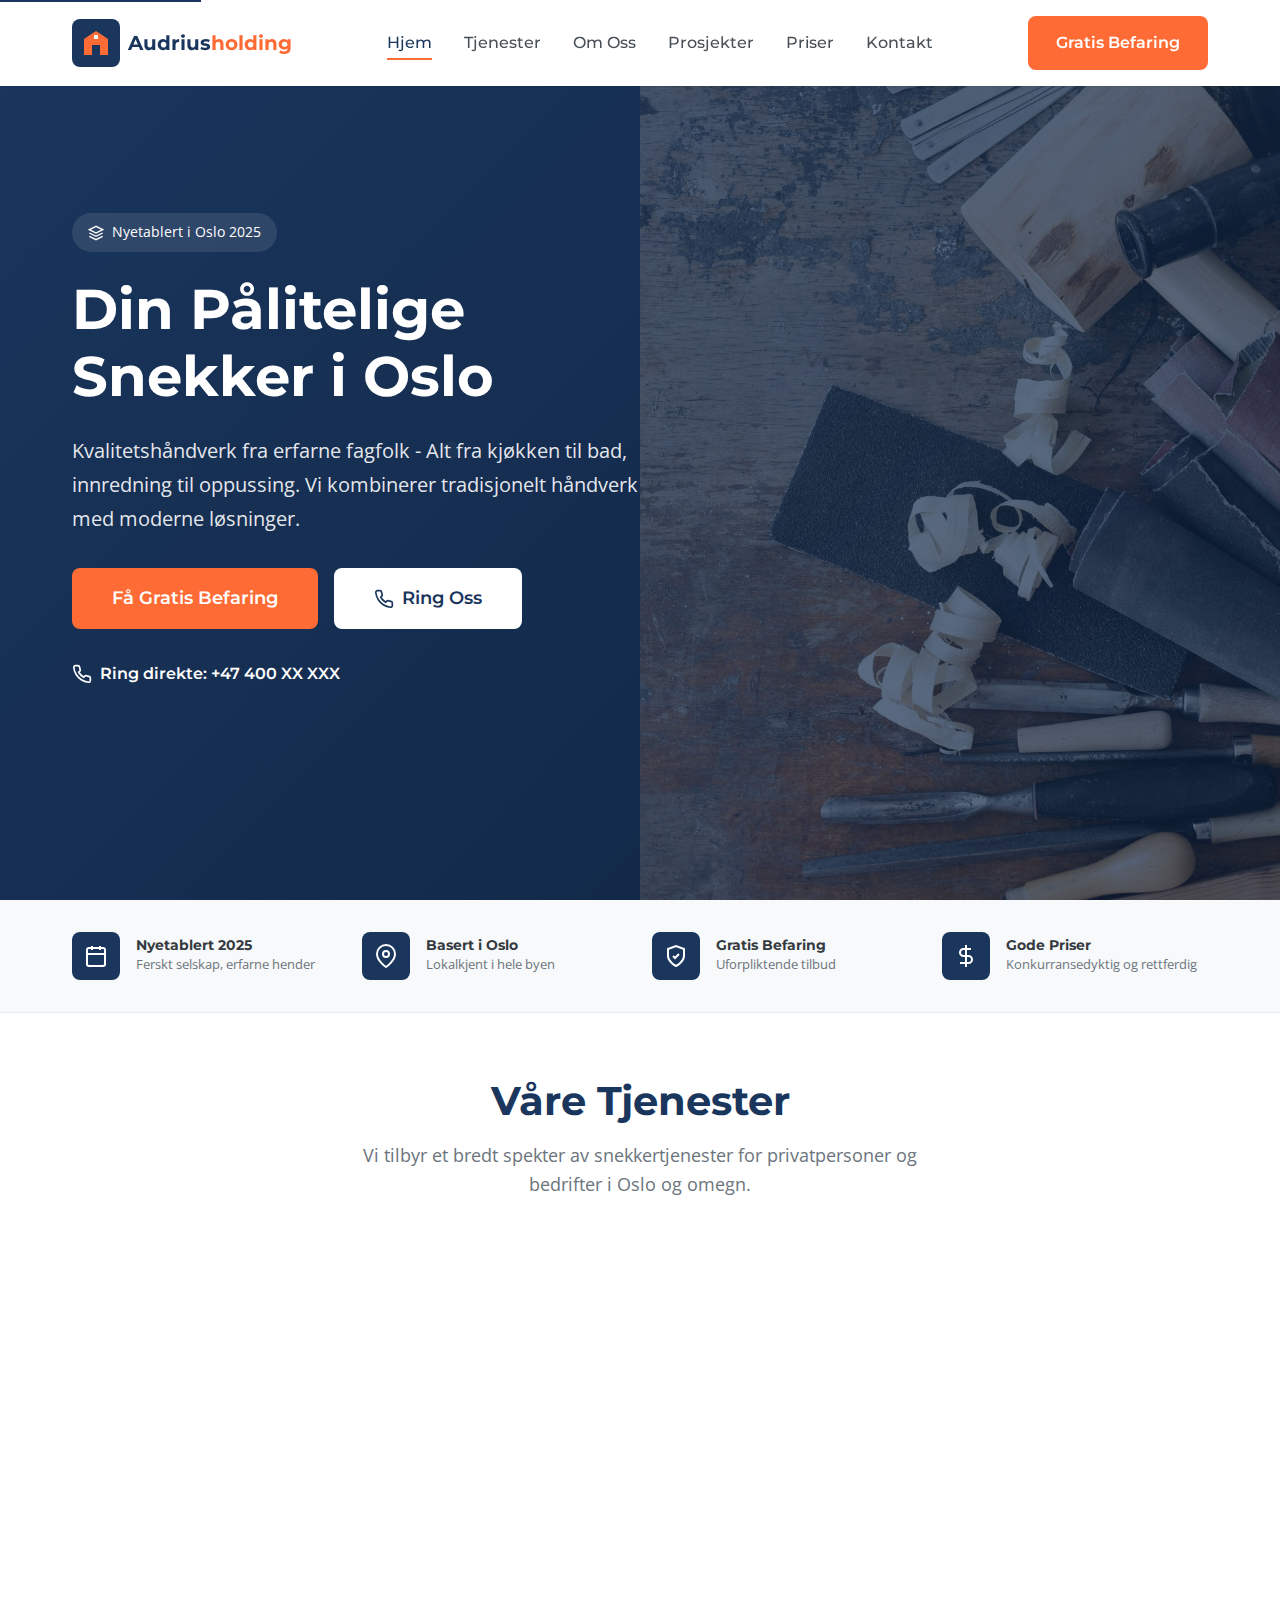
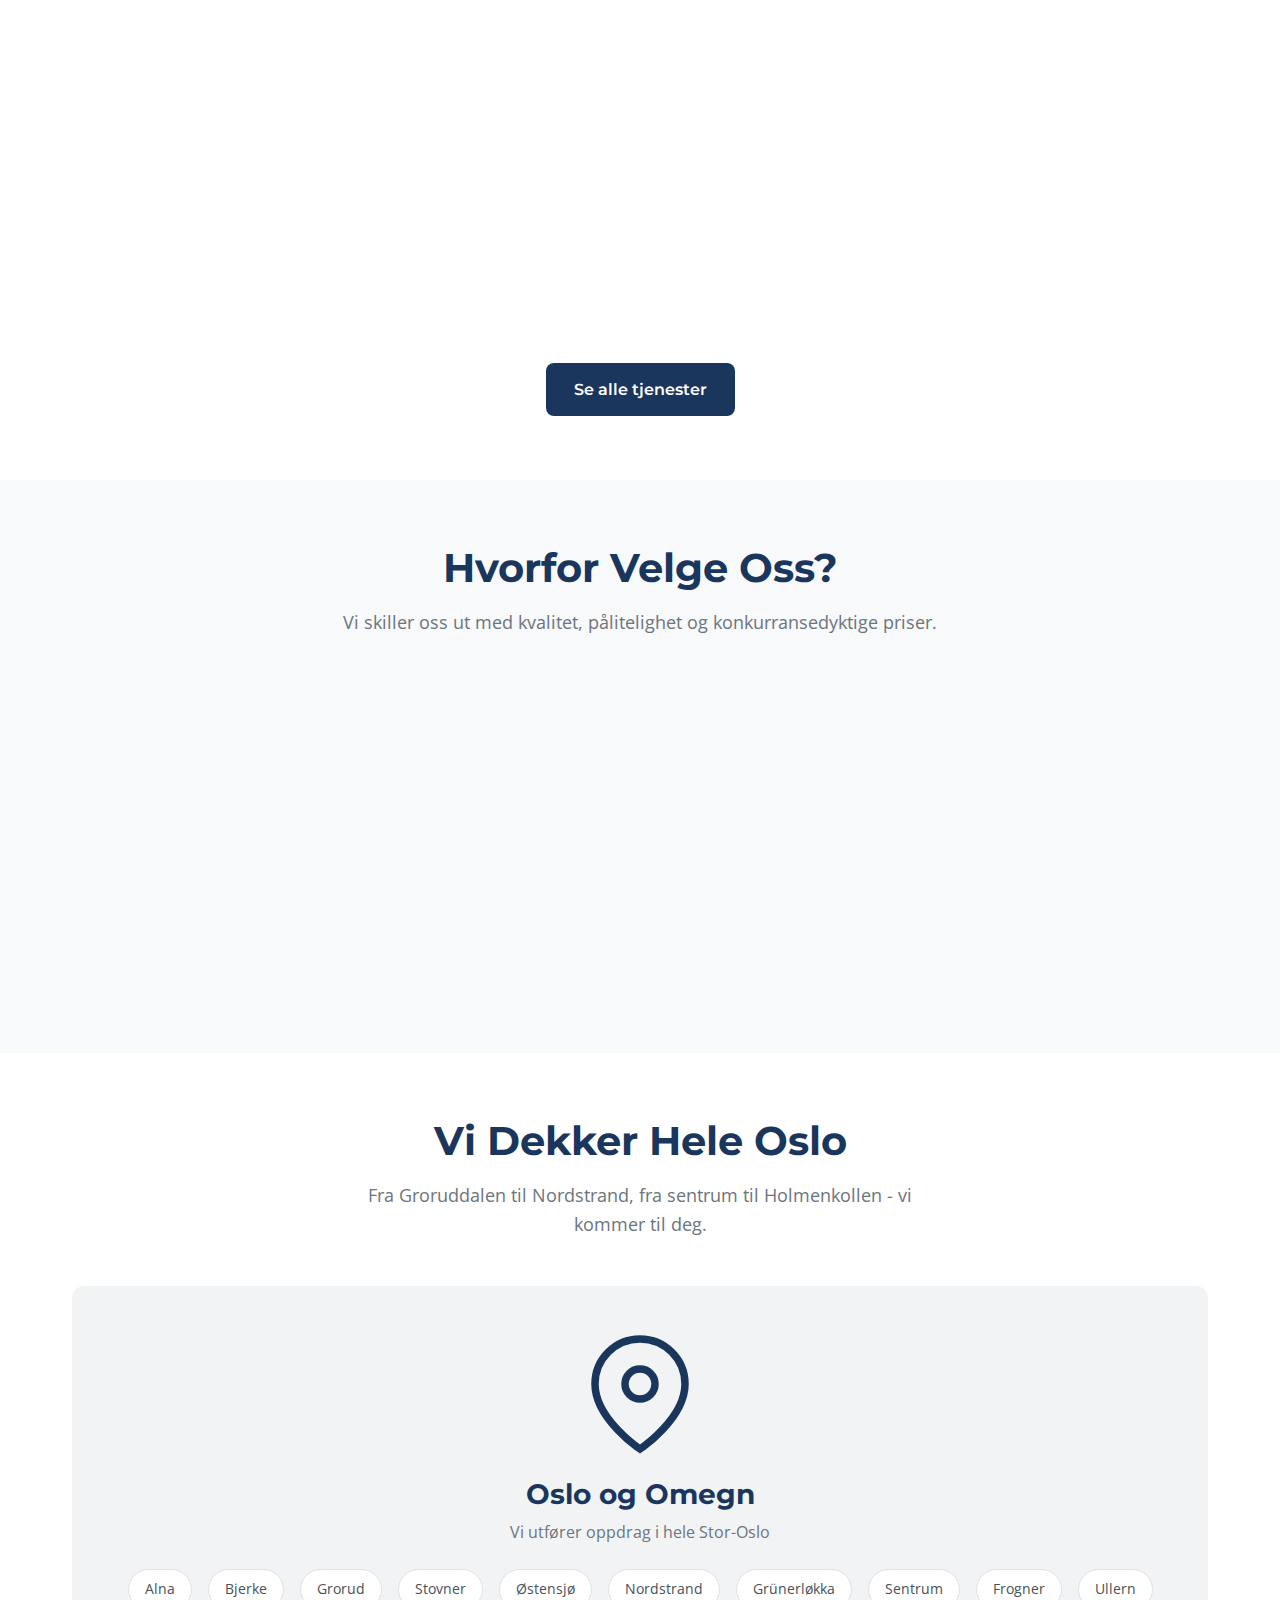
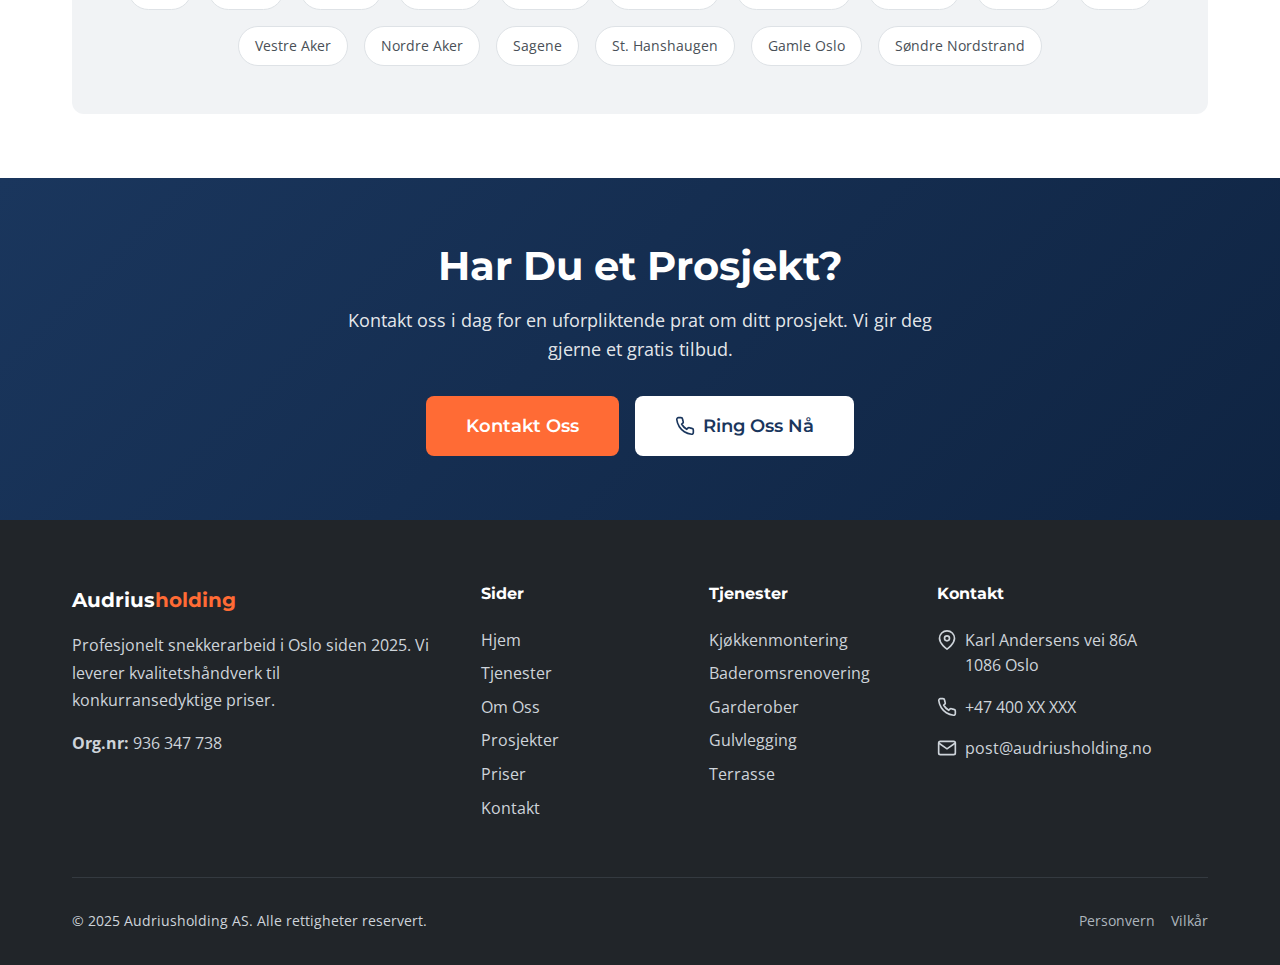
<file: index.html>
<!DOCTYPE html>
<html lang="nb-NO">
<head>
    <meta charset="UTF-8">
    <meta name="viewport" content="width=device-width, initial-scale=1.0">
    <meta http-equiv="X-UA-Compatible" content="IE=edge">

    <!-- SEO Meta Tags -->
    <title>Snekker Oslo | Audriusholding AS - Kvalitetshåndverk til Gode Priser</title>
    <meta name="description" content="Profesjonell snekker i Oslo. Vi tilbyr kjøkkenmontering, garderober, renovering og alt snekkerarbeid. Gratis befaring. Ring i dag!">
    <meta name="keywords" content="snekker oslo, tømrer oslo, kjøkkenmontering oslo, snekker oslo øst, håndverker oslo, snekker alna, snekker groruddalen">
    <meta name="author" content="Audriusholding AS">
    <meta name="robots" content="index, follow">

    <!-- Open Graph / Facebook -->
    <meta property="og:type" content="website">
    <meta property="og:url" content="https://audriusholding.no/">
    <meta property="og:title" content="Snekker Oslo | Audriusholding AS">
    <meta property="og:description" content="Profesjonell snekker i Oslo. Kjøkkenmontering, garderober, renovering og alt snekkerarbeid. Gratis befaring!">
    <meta property="og:image" content="images/og-image.jpg">

    <!-- Twitter -->
    <meta property="twitter:card" content="summary_large_image">
    <meta property="twitter:url" content="https://audriusholding.no/">
    <meta property="twitter:title" content="Snekker Oslo | Audriusholding AS">
    <meta property="twitter:description" content="Profesjonell snekker i Oslo. Kjøkkenmontering, garderober, renovering og alt snekkerarbeid. Gratis befaring!">

    <!-- Canonical URL -->
    <link rel="canonical" href="https://audriusholding.no/">

    <!-- Favicon -->
    <link rel="icon" type="image/svg+xml" href="images/favicon.svg">
    <link rel="apple-touch-icon" href="images/apple-touch-icon.png">

    <!-- Fonts -->
    <link rel="preconnect" href="https://fonts.googleapis.com">
    <link rel="preconnect" href="https://fonts.gstatic.com" crossorigin>
    <link href="https://fonts.googleapis.com/css2?family=Montserrat:wght@500;600;700&family=Open+Sans:wght@400;500;600&display=swap" rel="stylesheet">

    <!-- Stylesheet -->
    <link rel="stylesheet" href="css/style.css">

    <!-- Schema.org LocalBusiness Markup -->
    <script type="application/ld+json">
    {
        "@context": "https://schema.org",
        "@type": "LocalBusiness",
        "name": "Audriusholding AS",
        "image": "https://audriusholding.no/images/logo.svg",
        "@id": "https://audriusholding.no/",
        "url": "https://audriusholding.no/",
        "telephone": "+47 400 XX XXX",
        "address": {
            "@type": "PostalAddress",
            "streetAddress": "Karl Andersens vei 86A",
            "addressLocality": "Oslo",
            "postalCode": "1086",
            "addressCountry": "NO"
        },
        "geo": {
            "@type": "GeoCoordinates",
            "latitude": 59.9311,
            "longitude": 10.8711
        },
        "openingHoursSpecification": [
            {
                "@type": "OpeningHoursSpecification",
                "dayOfWeek": ["Monday", "Tuesday", "Wednesday", "Thursday", "Friday"],
                "opens": "07:00",
                "closes": "17:00"
            },
            {
                "@type": "OpeningHoursSpecification",
                "dayOfWeek": "Saturday",
                "opens": "08:00",
                "closes": "14:00"
            }
        ],
        "priceRange": "$$",
        "areaServed": {
            "@type": "City",
            "name": "Oslo"
        },
        "sameAs": []
    }
    </script>
</head>
<body>
    <!-- Skip Link for Accessibility -->
    <a href="#main-content" class="skip-link">Hopp til hovedinnhold</a>

    <!-- Header -->
    <header class="header">
        <div class="container">
            <div class="header-inner">
                <a href="index.html" class="logo" aria-label="Audriusholding AS - Hjem">
                    <svg class="logo-icon" viewBox="0 0 48 48" fill="none" xmlns="http://www.w3.org/2000/svg">
                        <rect width="48" height="48" rx="8" fill="#1a365d"/>
                        <path d="M12 36V20L24 12L36 20V36H28V26H20V36H12Z" fill="#ff6b35"/>
                        <rect x="22" y="16" width="4" height="4" fill="white"/>
                    </svg>
                    <span class="logo-text">Audrius<span>holding</span></span>
                </a>

                <nav class="nav-desktop" aria-label="Hovednavigasjon">
                    <ul>
                        <li><a href="index.html" class="active">Hjem</a></li>
                        <li><a href="tjenester.html">Tjenester</a></li>
                        <li><a href="om-oss.html">Om Oss</a></li>
                        <li><a href="prosjekter.html">Prosjekter</a></li>
                        <li><a href="priser.html">Priser</a></li>
                        <li><a href="kontakt.html">Kontakt</a></li>
                    </ul>
                </nav>

                <div class="header-cta">
                    <a href="kontakt.html" class="btn btn-primary">Gratis Befaring</a>
                </div>

                <button class="nav-toggle" aria-label="Meny" aria-expanded="false" aria-controls="nav-mobile">
                    <span></span>
                    <span></span>
                    <span></span>
                </button>
            </div>
        </div>

        <!-- Mobile Navigation -->
        <nav class="nav-mobile" id="nav-mobile" aria-label="Mobilnavigasjon">
            <ul>
                <li><a href="index.html" class="active">Hjem</a></li>
                <li><a href="tjenester.html">Tjenester</a></li>
                <li><a href="om-oss.html">Om Oss</a></li>
                <li><a href="prosjekter.html">Prosjekter</a></li>
                <li><a href="priser.html">Priser</a></li>
                <li><a href="kontakt.html">Kontakt</a></li>
            </ul>
            <div class="nav-mobile-cta">
                <a href="kontakt.html" class="btn btn-primary">Gratis Befaring</a>
                <a href="tel:+47400XXXXX" class="btn btn-outline">Ring Oss</a>
            </div>
            <div class="nav-mobile-contact">
                <a href="tel:+47400XXXXX">
                    <svg width="20" height="20" viewBox="0 0 24 24" fill="none" stroke="currentColor" stroke-width="2">
                        <path d="M22 16.92v3a2 2 0 01-2.18 2 19.79 19.79 0 01-8.63-3.07 19.5 19.5 0 01-6-6 19.79 19.79 0 01-3.07-8.67A2 2 0 014.11 2h3a2 2 0 012 1.72 12.84 12.84 0 00.7 2.81 2 2 0 01-.45 2.11L8.09 9.91a16 16 0 006 6l1.27-1.27a2 2 0 012.11-.45 12.84 12.84 0 002.81.7A2 2 0 0122 16.92z"/>
                    </svg>
                    <!-- TELEFONNUMMER: Oppdater dette med riktig nummer -->
                    +47 400 XX XXX
                </a>
            </div>
        </nav>
    </header>

    <main id="main-content">
        <!-- Hero Section -->
        <section class="hero">
            <div class="container">
                <div class="hero-content">
                    <span class="hero-badge">
                        <svg width="16" height="16" viewBox="0 0 24 24" fill="none" stroke="currentColor" stroke-width="2">
                            <path d="M12 2L2 7l10 5 10-5-10-5zM2 17l10 5 10-5M2 12l10 5 10-5"/>
                        </svg>
                        Nyetablert i Oslo 2025
                    </span>
                    <h1>Din Pålitelige Snekker i Oslo</h1>
                    <p class="hero-subtitle">Kvalitetshåndverk fra erfarne fagfolk - Alt fra kjøkken til bad, innredning til oppussing. Vi kombinerer tradisjonelt håndverk med moderne løsninger.</p>
                    <div class="hero-cta">
                        <a href="kontakt.html" class="btn btn-primary btn-lg">Få Gratis Befaring</a>
                        <a href="tel:+47400XXXXX" class="btn btn-white btn-lg">
                            <svg width="20" height="20" viewBox="0 0 24 24" fill="none" stroke="currentColor" stroke-width="2">
                                <path d="M22 16.92v3a2 2 0 01-2.18 2 19.79 19.79 0 01-8.63-3.07 19.5 19.5 0 01-6-6 19.79 19.79 0 01-3.07-8.67A2 2 0 014.11 2h3a2 2 0 012 1.72 12.84 12.84 0 00.7 2.81 2 2 0 01-.45 2.11L8.09 9.91a16 16 0 006 6l1.27-1.27a2 2 0 012.11-.45 12.84 12.84 0 002.81.7A2 2 0 0122 16.92z"/>
                            </svg>
                            Ring Oss
                        </a>
                    </div>
                    <p class="hero-phone">
                        <svg width="20" height="20" viewBox="0 0 24 24" fill="none" stroke="currentColor" stroke-width="2">
                            <path d="M22 16.92v3a2 2 0 01-2.18 2 19.79 19.79 0 01-8.63-3.07 19.5 19.5 0 01-6-6 19.79 19.79 0 01-3.07-8.67A2 2 0 014.11 2h3a2 2 0 012 1.72 12.84 12.84 0 00.7 2.81 2 2 0 01-.45 2.11L8.09 9.91a16 16 0 006 6l1.27-1.27a2 2 0 012.11-.45 12.84 12.84 0 002.81.7A2 2 0 0122 16.92z"/>
                        </svg>
                        <!-- TELEFONNUMMER: Oppdater dette med riktig nummer -->
                        Ring direkte: +47 400 XX XXX
                    </p>
                </div>
            </div>
            <div class="hero-image" style="background-image: url('images/hero-carpentry.jpg');"></div>
        </section>

        <!-- Trust Bar -->
        <section class="trust-bar">
            <div class="container">
                <div class="trust-items">
                    <div class="trust-item">
                        <div class="trust-icon">
                            <svg width="24" height="24" viewBox="0 0 24 24" fill="none" stroke="currentColor" stroke-width="2">
                                <rect x="3" y="4" width="18" height="18" rx="2" ry="2"/>
                                <line x1="16" y1="2" x2="16" y2="6"/>
                                <line x1="8" y1="2" x2="8" y2="6"/>
                                <line x1="3" y1="10" x2="21" y2="10"/>
                            </svg>
                        </div>
                        <div class="trust-text">
                            <h4>Nyetablert 2025</h4>
                            <p>Ferskt selskap, erfarne hender</p>
                        </div>
                    </div>
                    <div class="trust-item">
                        <div class="trust-icon">
                            <svg width="24" height="24" viewBox="0 0 24 24" fill="none" stroke="currentColor" stroke-width="2">
                                <path d="M21 10c0 7-9 13-9 13s-9-6-9-13a9 9 0 0118 0z"/>
                                <circle cx="12" cy="10" r="3"/>
                            </svg>
                        </div>
                        <div class="trust-text">
                            <h4>Basert i Oslo</h4>
                            <p>Lokalkjent i hele byen</p>
                        </div>
                    </div>
                    <div class="trust-item">
                        <div class="trust-icon">
                            <svg width="24" height="24" viewBox="0 0 24 24" fill="none" stroke="currentColor" stroke-width="2">
                                <path d="M12 22s8-4 8-10V5l-8-3-8 3v7c0 6 8 10 8 10z"/>
                                <path d="M9 12l2 2 4-4"/>
                            </svg>
                        </div>
                        <div class="trust-text">
                            <h4>Gratis Befaring</h4>
                            <p>Uforpliktende tilbud</p>
                        </div>
                    </div>
                    <div class="trust-item">
                        <div class="trust-icon">
                            <svg width="24" height="24" viewBox="0 0 24 24" fill="none" stroke="currentColor" stroke-width="2">
                                <line x1="12" y1="1" x2="12" y2="23"/>
                                <path d="M17 5H9.5a3.5 3.5 0 000 7h5a3.5 3.5 0 010 7H6"/>
                            </svg>
                        </div>
                        <div class="trust-text">
                            <h4>Gode Priser</h4>
                            <p>Konkurransedyktig og rettferdig</p>
                        </div>
                    </div>
                </div>
            </div>
        </section>

        <!-- Services Section -->
        <section class="services-section" id="tjenester">
            <div class="container">
                <div class="section-header">
                    <h2>Våre Tjenester</h2>
                    <p>Vi tilbyr et bredt spekter av snekkertjenester for privatpersoner og bedrifter i Oslo og omegn.</p>
                </div>

                <div class="services-grid">
                    <!-- Kitchen -->
                    <div class="service-card">
                        <div class="service-icon">
                            <svg width="32" height="32" viewBox="0 0 24 24" fill="none" stroke="currentColor" stroke-width="2">
                                <path d="M3 9h18v10a2 2 0 01-2 2H5a2 2 0 01-2-2V9z"/>
                                <path d="M3 9V5a2 2 0 012-2h14a2 2 0 012 2v4"/>
                                <line x1="12" y1="3" x2="12" y2="9"/>
                                <line x1="8" y1="13" x2="8" y2="17"/>
                                <line x1="16" y1="13" x2="16" y2="17"/>
                            </svg>
                        </div>
                        <h3>Kjøkkenmontering</h3>
                        <p>Profesjonell montering av IKEA-kjøkken og andre merker. Vi sørger for perfekt tilpasning av skap og benkeplater.</p>
                        <a href="tjenester.html#kjokken" class="service-link">
                            Les mer
                            <svg width="16" height="16" viewBox="0 0 24 24" fill="none" stroke="currentColor" stroke-width="2">
                                <line x1="5" y1="12" x2="19" y2="12"/>
                                <polyline points="12 5 19 12 12 19"/>
                            </svg>
                        </a>
                    </div>

                    <!-- Bathroom -->
                    <div class="service-card">
                        <div class="service-icon">
                            <svg width="32" height="32" viewBox="0 0 24 24" fill="none" stroke="currentColor" stroke-width="2">
                                <path d="M4 12h16a1 1 0 011 1v3a4 4 0 01-4 4H7a4 4 0 01-4-4v-3a1 1 0 011-1z"/>
                                <path d="M6 12V5a2 2 0 012-2h1"/>
                                <circle cx="12" cy="5" r="2"/>
                            </svg>
                        </div>
                        <h3>Baderomsrenovering</h3>
                        <p>Komplett baderomsfornying med ny innredning, vegghengt toalett og moderne finish. Vi samarbeider med rørleggere.</p>
                        <a href="tjenester.html#bad" class="service-link">
                            Les mer
                            <svg width="16" height="16" viewBox="0 0 24 24" fill="none" stroke="currentColor" stroke-width="2">
                                <line x1="5" y1="12" x2="19" y2="12"/>
                                <polyline points="12 5 19 12 12 19"/>
                            </svg>
                        </a>
                    </div>

                    <!-- Wardrobes -->
                    <div class="service-card">
                        <div class="service-icon">
                            <svg width="32" height="32" viewBox="0 0 24 24" fill="none" stroke="currentColor" stroke-width="2">
                                <rect x="3" y="3" width="18" height="18" rx="2"/>
                                <line x1="12" y1="3" x2="12" y2="21"/>
                                <line x1="3" y1="12" x2="21" y2="12"/>
                                <circle cx="7.5" cy="7.5" r="1"/>
                                <circle cx="16.5" cy="7.5" r="1"/>
                            </svg>
                        </div>
                        <h3>Innredning & Garderober</h3>
                        <p>Skreddersydde garderobeløsninger og innebygde skap som utnytter plassen optimalt. Walk-in closets og skyvedører.</p>
                        <a href="tjenester.html#garderobe" class="service-link">
                            Les mer
                            <svg width="16" height="16" viewBox="0 0 24 24" fill="none" stroke="currentColor" stroke-width="2">
                                <line x1="5" y1="12" x2="19" y2="12"/>
                                <polyline points="12 5 19 12 12 19"/>
                            </svg>
                        </a>
                    </div>

                    <!-- General Carpentry -->
                    <div class="service-card">
                        <div class="service-icon">
                            <svg width="32" height="32" viewBox="0 0 24 24" fill="none" stroke="currentColor" stroke-width="2">
                                <path d="M14.7 6.3a1 1 0 000 1.4l1.6 1.6a1 1 0 001.4 0l3.77-3.77a6 6 0 01-7.94 7.94l-6.91 6.91a2.12 2.12 0 01-3-3l6.91-6.91a6 6 0 017.94-7.94l-3.76 3.76z"/>
                            </svg>
                        </div>
                        <h3>Generelt Snekkerarbeid</h3>
                        <p>Alt fra dørmontering og vindusutskifting til listverk og mindre reparasjoner. Vi tar både små og store oppdrag.</p>
                        <a href="tjenester.html#generelt" class="service-link">
                            Les mer
                            <svg width="16" height="16" viewBox="0 0 24 24" fill="none" stroke="currentColor" stroke-width="2">
                                <line x1="5" y1="12" x2="19" y2="12"/>
                                <polyline points="12 5 19 12 12 19"/>
                            </svg>
                        </a>
                    </div>

                    <!-- Renovation -->
                    <div class="service-card">
                        <div class="service-icon">
                            <svg width="32" height="32" viewBox="0 0 24 24" fill="none" stroke="currentColor" stroke-width="2">
                                <path d="M3 9l9-7 9 7v11a2 2 0 01-2 2H5a2 2 0 01-2-2z"/>
                                <polyline points="9 22 9 12 15 12 15 22"/>
                            </svg>
                        </div>
                        <h3>Oppussing & Renovering</h3>
                        <p>Total oppussing av leiligheter og hus. Vi koordinerer arbeidet og sørger for et smidig prosjekt fra start til slutt.</p>
                        <a href="tjenester.html#oppussing" class="service-link">
                            Les mer
                            <svg width="16" height="16" viewBox="0 0 24 24" fill="none" stroke="currentColor" stroke-width="2">
                                <line x1="5" y1="12" x2="19" y2="12"/>
                                <polyline points="12 5 19 12 12 19"/>
                            </svg>
                        </a>
                    </div>

                    <!-- Exterior -->
                    <div class="service-card">
                        <div class="service-icon">
                            <svg width="32" height="32" viewBox="0 0 24 24" fill="none" stroke="currentColor" stroke-width="2">
                                <rect x="2" y="12" width="20" height="10" rx="1"/>
                                <path d="M4 12V8a2 2 0 012-2h12a2 2 0 012 2v4"/>
                                <line x1="12" y1="2" x2="12" y2="6"/>
                                <line x1="2" y1="17" x2="22" y2="17"/>
                            </svg>
                        </div>
                        <h3>Terrasse & Utvendig</h3>
                        <p>Bygging av terrasser, balkonger og utvendig kledning. Vi bruker kvalitetsmaterialer som tåler norsk klima.</p>
                        <a href="tjenester.html#terrasse" class="service-link">
                            Les mer
                            <svg width="16" height="16" viewBox="0 0 24 24" fill="none" stroke="currentColor" stroke-width="2">
                                <line x1="5" y1="12" x2="19" y2="12"/>
                                <polyline points="12 5 19 12 12 19"/>
                            </svg>
                        </a>
                    </div>
                </div>

                <div class="text-center mt-xl">
                    <a href="tjenester.html" class="btn btn-secondary">Se alle tjenester</a>
                </div>
            </div>
        </section>

        <!-- Why Choose Us Section -->
        <section class="why-us">
            <div class="container">
                <div class="section-header">
                    <h2>Hvorfor Velge Oss?</h2>
                    <p>Vi skiller oss ut med kvalitet, pålitelighet og konkurransedyktige priser.</p>
                </div>

                <div class="why-grid">
                    <div class="why-item">
                        <div class="why-number">1</div>
                        <div class="why-content">
                            <h3>Erfarne Håndverkere</h3>
                            <p>Vi har solid erfaring fra byggbransjen og kombinerer tradisjonelt håndverk med moderne teknikker for best mulig resultat.</p>
                        </div>
                    </div>
                    <div class="why-item">
                        <div class="why-number">2</div>
                        <div class="why-content">
                            <h3>Konkurransedyktige Priser</h3>
                            <p>Vi tilbyr ærlige, transparente priser uten skjulte kostnader. Du vet alltid hva du betaler for.</p>
                        </div>
                    </div>
                    <div class="why-item">
                        <div class="why-number">3</div>
                        <div class="why-content">
                            <h3>Gratis Befaring & Tilbud</h3>
                            <p>Vi kommer hjem til deg for en uforpliktende befaring og gir deg et detaljert tilbud tilpasset dine behov.</p>
                        </div>
                    </div>
                    <div class="why-item">
                        <div class="why-number">4</div>
                        <div class="why-content">
                            <h3>Grundig og Ryddig Arbeid</h3>
                            <p>Vi behandler ditt hjem med respekt. Etter endt arbeid rydder vi opp og etterlater alt i ordentlig stand.</p>
                        </div>
                    </div>
                    <div class="why-item">
                        <div class="why-number">5</div>
                        <div class="why-content">
                            <h3>Fleksible Løsninger</h3>
                            <p>Vi tilpasser oss dine ønsker og budsjett, og finner alltid den beste løsningen for akkurat ditt prosjekt.</p>
                        </div>
                    </div>
                    <div class="why-item">
                        <div class="why-number">6</div>
                        <div class="why-content">
                            <h3>Lokal Tilstedeværelse</h3>
                            <p>Som Oslo-basert firma er vi raskt på plass og kjenner det lokale markedet godt.</p>
                        </div>
                    </div>
                </div>
            </div>
        </section>

        <!-- Service Area Section -->
        <section class="service-area">
            <div class="container">
                <div class="section-header">
                    <h2>Vi Dekker Hele Oslo</h2>
                    <p>Fra Groruddalen til Nordstrand, fra sentrum til Holmenkollen - vi kommer til deg.</p>
                </div>

                <div class="area-map">
                    <svg width="120" height="120" viewBox="0 0 24 24" fill="none" stroke="#1a365d" stroke-width="1.5" style="margin: 0 auto 1rem;">
                        <path d="M21 10c0 7-9 13-9 13s-9-6-9-13a9 9 0 0118 0z"/>
                        <circle cx="12" cy="10" r="3"/>
                    </svg>
                    <h3 style="color: var(--color-primary); margin-bottom: 0.5rem;">Oslo og Omegn</h3>
                    <p style="color: var(--color-gray-600); margin-bottom: 1.5rem;">Vi utfører oppdrag i hele Stor-Oslo</p>
                    <div class="area-list">
                        <span class="area-tag">Alna</span>
                        <span class="area-tag">Bjerke</span>
                        <span class="area-tag">Grorud</span>
                        <span class="area-tag">Stovner</span>
                        <span class="area-tag">Østensjø</span>
                        <span class="area-tag">Nordstrand</span>
                        <span class="area-tag">Grünerløkka</span>
                        <span class="area-tag">Sentrum</span>
                        <span class="area-tag">Frogner</span>
                        <span class="area-tag">Ullern</span>
                        <span class="area-tag">Vestre Aker</span>
                        <span class="area-tag">Nordre Aker</span>
                        <span class="area-tag">Sagene</span>
                        <span class="area-tag">St. Hanshaugen</span>
                        <span class="area-tag">Gamle Oslo</span>
                        <span class="area-tag">Søndre Nordstrand</span>
                    </div>
                </div>
            </div>
        </section>

        <!-- CTA Section -->
        <section class="cta-section">
            <div class="container">
                <div class="cta-content">
                    <h2>Har Du et Prosjekt?</h2>
                    <p>Kontakt oss i dag for en uforpliktende prat om ditt prosjekt. Vi gir deg gjerne et gratis tilbud.</p>
                    <div class="cta-buttons">
                        <a href="kontakt.html" class="btn btn-primary btn-lg">Kontakt Oss</a>
                        <a href="tel:+47400XXXXX" class="btn btn-white btn-lg">
                            <svg width="20" height="20" viewBox="0 0 24 24" fill="none" stroke="currentColor" stroke-width="2">
                                <path d="M22 16.92v3a2 2 0 01-2.18 2 19.79 19.79 0 01-8.63-3.07 19.5 19.5 0 01-6-6 19.79 19.79 0 01-3.07-8.67A2 2 0 014.11 2h3a2 2 0 012 1.72 12.84 12.84 0 00.7 2.81 2 2 0 01-.45 2.11L8.09 9.91a16 16 0 006 6l1.27-1.27a2 2 0 012.11-.45 12.84 12.84 0 002.81.7A2 2 0 0122 16.92z"/>
                            </svg>
                            Ring Oss Nå
                        </a>
                    </div>
                </div>
            </div>
        </section>
    </main>

    <!-- Footer -->
    <footer class="footer">
        <div class="container">
            <div class="footer-grid">
                <div class="footer-brand">
                    <a href="index.html" class="logo">
                        <span class="logo-text">Audrius<span>holding</span></span>
                    </a>
                    <p>Profesjonelt snekkerarbeid i Oslo siden 2025. Vi leverer kvalitetshåndverk til konkurransedyktige priser.</p>
                    <p style="margin-top: 1rem;"><strong>Org.nr:</strong> 936 347 738</p>
                </div>

                <div class="footer-nav">
                    <h4>Sider</h4>
                    <ul class="footer-links">
                        <li><a href="index.html">Hjem</a></li>
                        <li><a href="tjenester.html">Tjenester</a></li>
                        <li><a href="om-oss.html">Om Oss</a></li>
                        <li><a href="prosjekter.html">Prosjekter</a></li>
                        <li><a href="priser.html">Priser</a></li>
                        <li><a href="kontakt.html">Kontakt</a></li>
                    </ul>
                </div>

                <div class="footer-services">
                    <h4>Tjenester</h4>
                    <ul class="footer-links">
                        <li><a href="tjenester.html#kjokken">Kjøkkenmontering</a></li>
                        <li><a href="tjenester.html#bad">Baderomsrenovering</a></li>
                        <li><a href="tjenester.html#garderobe">Garderober</a></li>
                        <li><a href="tjenester.html#gulv">Gulvlegging</a></li>
                        <li><a href="tjenester.html#terrasse">Terrasse</a></li>
                    </ul>
                </div>

                <div class="footer-contact-info">
                    <h4>Kontakt</h4>
                    <ul class="footer-contact">
                        <li>
                            <svg width="20" height="20" viewBox="0 0 24 24" fill="none" stroke="currentColor" stroke-width="2">
                                <path d="M21 10c0 7-9 13-9 13s-9-6-9-13a9 9 0 0118 0z"/>
                                <circle cx="12" cy="10" r="3"/>
                            </svg>
                            <span>Karl Andersens vei 86A<br>1086 Oslo</span>
                        </li>
                        <li>
                            <svg width="20" height="20" viewBox="0 0 24 24" fill="none" stroke="currentColor" stroke-width="2">
                                <path d="M22 16.92v3a2 2 0 01-2.18 2 19.79 19.79 0 01-8.63-3.07 19.5 19.5 0 01-6-6 19.79 19.79 0 01-3.07-8.67A2 2 0 014.11 2h3a2 2 0 012 1.72 12.84 12.84 0 00.7 2.81 2 2 0 01-.45 2.11L8.09 9.91a16 16 0 006 6l1.27-1.27a2 2 0 012.11-.45 12.84 12.84 0 002.81.7A2 2 0 0122 16.92z"/>
                            </svg>
                            <!-- TELEFONNUMMER: Oppdater dette med riktig nummer -->
                            <a href="tel:+47400XXXXX">+47 400 XX XXX</a>
                        </li>
                        <li>
                            <svg width="20" height="20" viewBox="0 0 24 24" fill="none" stroke="currentColor" stroke-width="2">
                                <path d="M4 4h16c1.1 0 2 .9 2 2v12c0 1.1-.9 2-2 2H4c-1.1 0-2-.9-2-2V6c0-1.1.9-2 2-2z"/>
                                <polyline points="22,6 12,13 2,6"/>
                            </svg>
                            <!-- E-POST: Oppdater dette med riktig adresse -->
                            <a href="mailto:post@audriusholding.no">post@audriusholding.no</a>
                        </li>
                    </ul>
                </div>
            </div>

            <div class="footer-bottom">
                <p>&copy; 2025 Audriusholding AS. Alle rettigheter reservert.</p>
                <div class="footer-legal">
                    <a href="#">Personvern</a>
                    <a href="#">Vilkår</a>
                </div>
            </div>
        </div>
    </footer>

    <!-- JavaScript -->
    <script src="js/main.js"></script>
</body>
</html>
</file>
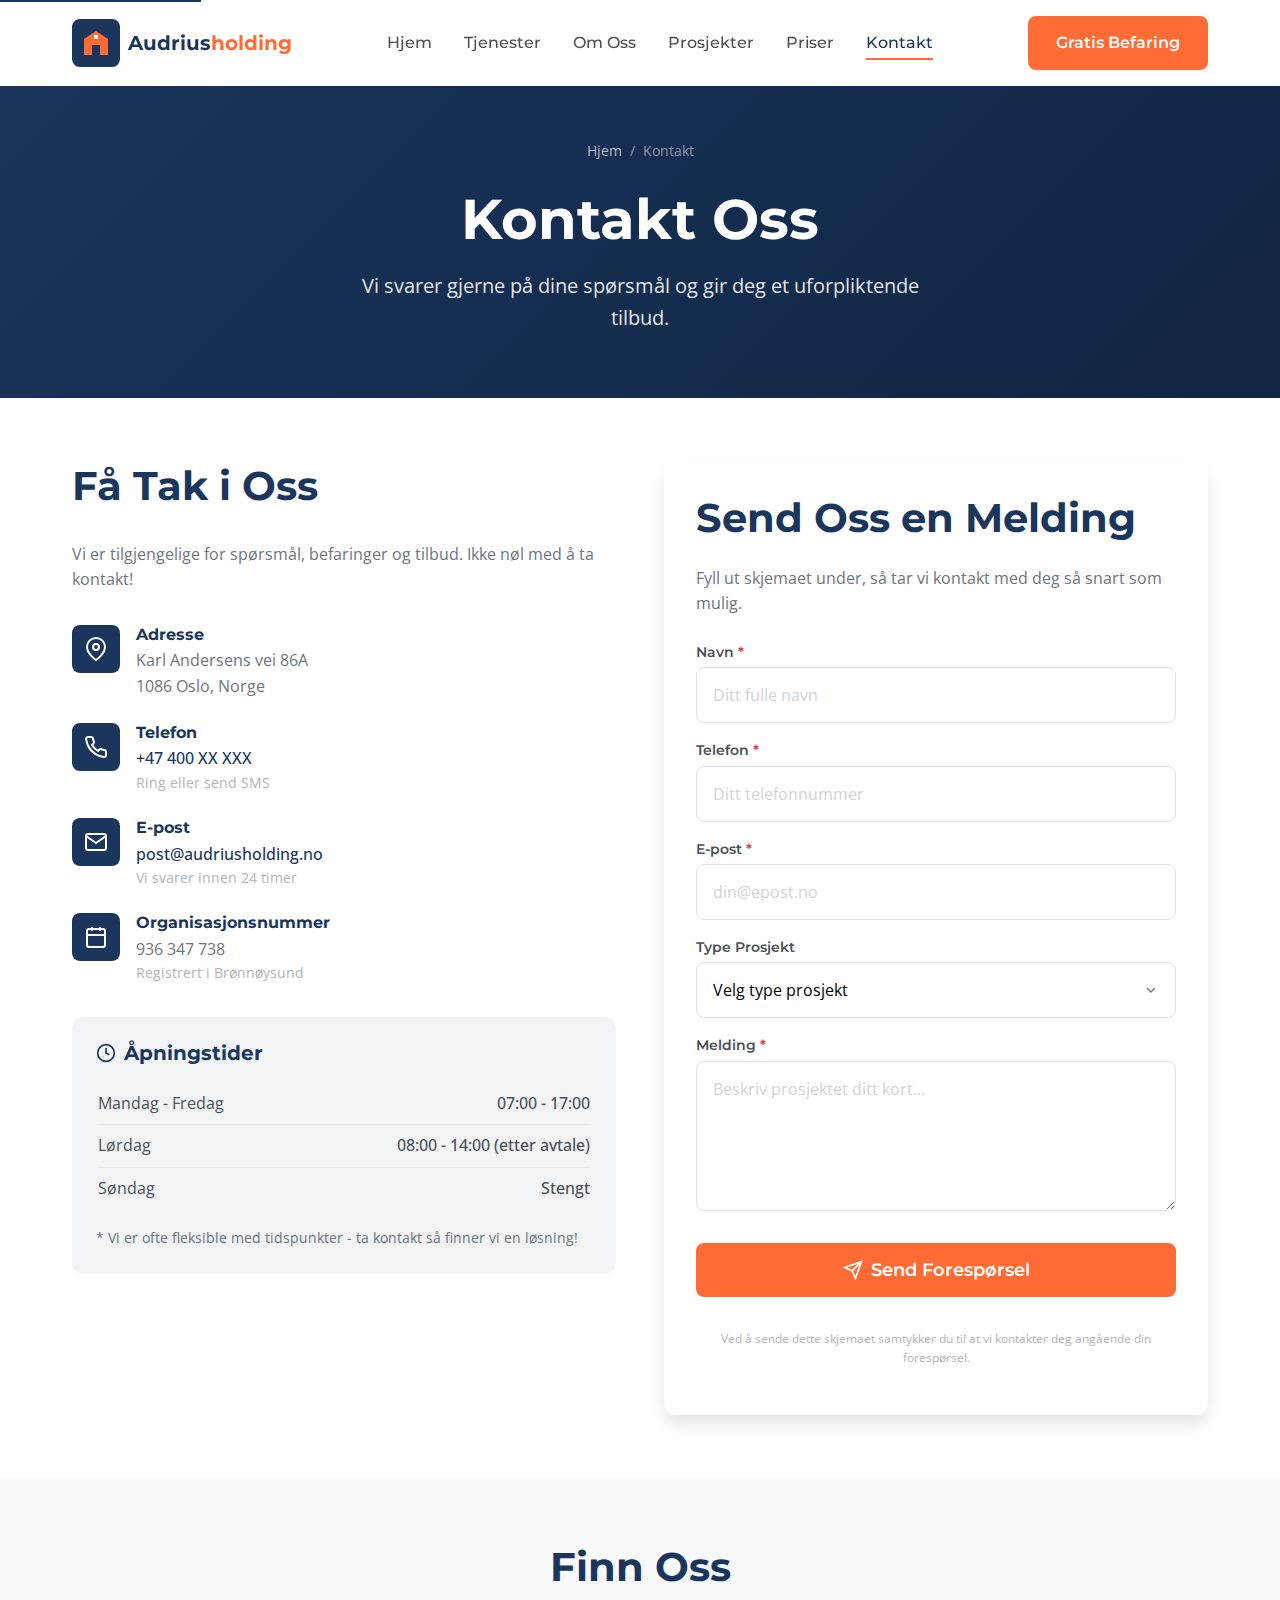
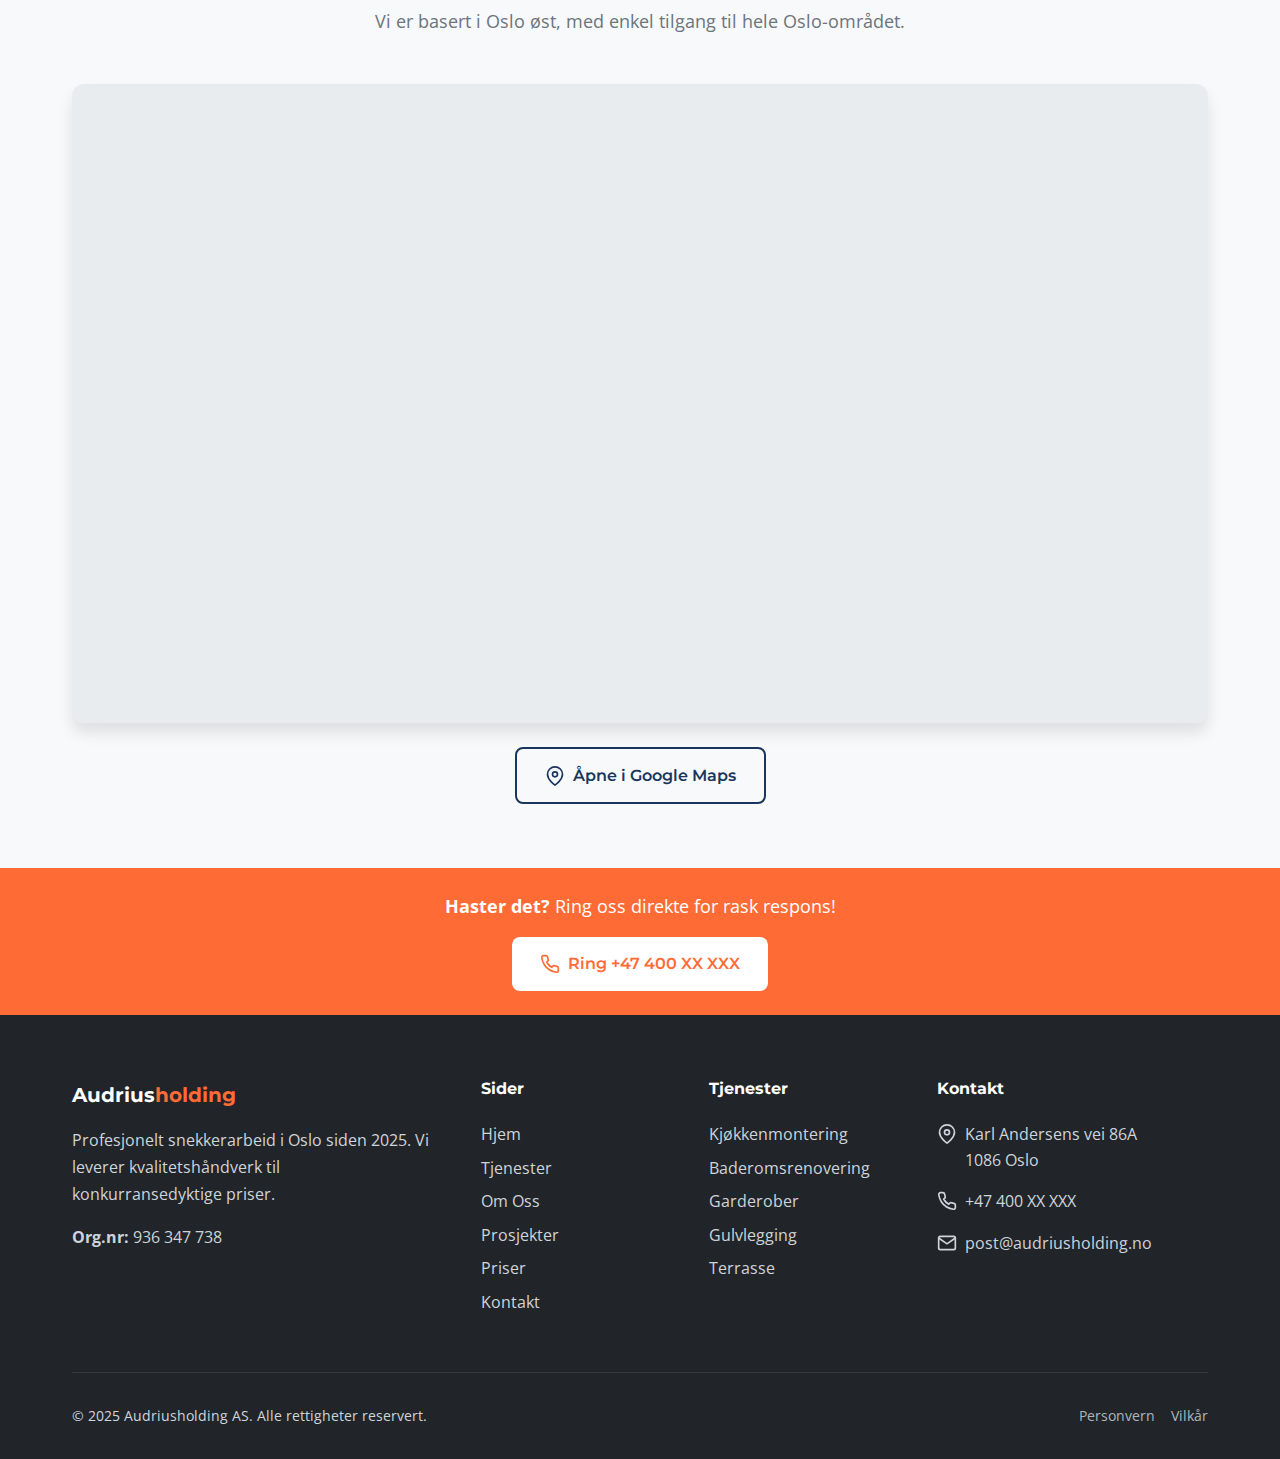
<file: kontakt.html>
<!DOCTYPE html>
<html lang="nb-NO">
<head>
    <meta charset="UTF-8">
    <meta name="viewport" content="width=device-width, initial-scale=1.0">
    <meta http-equiv="X-UA-Compatible" content="IE=edge">

    <!-- SEO Meta Tags -->
    <title>Kontakt Oss | Snekker Oslo | Audriusholding AS</title>
    <meta name="description" content="Kontakt Audriusholding AS for gratis befaring og tilbud på snekkerarbeid i Oslo. Ring oss eller send en forespørsel i dag!">
    <meta name="keywords" content="kontakt snekker oslo, gratis befaring oslo, snekker tilbud, audriusholding kontakt">
    <meta name="author" content="Audriusholding AS">
    <meta name="robots" content="index, follow">

    <!-- Open Graph / Facebook -->
    <meta property="og:type" content="website">
    <meta property="og:url" content="https://audriusholding.no/kontakt.html">
    <meta property="og:title" content="Kontakt Oss | Audriusholding AS">
    <meta property="og:description" content="Kontakt oss for gratis befaring og tilbud på snekkerarbeid i Oslo.">

    <!-- Canonical URL -->
    <link rel="canonical" href="https://audriusholding.no/kontakt.html">

    <!-- Favicon -->
    <link rel="icon" type="image/svg+xml" href="images/favicon.svg">
    <link rel="apple-touch-icon" href="images/apple-touch-icon.png">

    <!-- Fonts -->
    <link rel="preconnect" href="https://fonts.googleapis.com">
    <link rel="preconnect" href="https://fonts.gstatic.com" crossorigin>
    <link href="https://fonts.googleapis.com/css2?family=Montserrat:wght@500;600;700&family=Open+Sans:wght@400;500;600&display=swap" rel="stylesheet">

    <!-- Stylesheet -->
    <link rel="stylesheet" href="css/style.css">
</head>
<body>
    <!-- Skip Link for Accessibility -->
    <a href="#main-content" class="skip-link">Hopp til hovedinnhold</a>

    <!-- Header -->
    <header class="header">
        <div class="container">
            <div class="header-inner">
                <a href="index.html" class="logo" aria-label="Audriusholding AS - Hjem">
                    <svg class="logo-icon" viewBox="0 0 48 48" fill="none" xmlns="http://www.w3.org/2000/svg">
                        <rect width="48" height="48" rx="8" fill="#1a365d"/>
                        <path d="M12 36V20L24 12L36 20V36H28V26H20V36H12Z" fill="#ff6b35"/>
                        <rect x="22" y="16" width="4" height="4" fill="white"/>
                    </svg>
                    <span class="logo-text">Audrius<span>holding</span></span>
                </a>

                <nav class="nav-desktop" aria-label="Hovednavigasjon">
                    <ul>
                        <li><a href="index.html">Hjem</a></li>
                        <li><a href="tjenester.html">Tjenester</a></li>
                        <li><a href="om-oss.html">Om Oss</a></li>
                        <li><a href="prosjekter.html">Prosjekter</a></li>
                        <li><a href="priser.html">Priser</a></li>
                        <li><a href="kontakt.html" class="active">Kontakt</a></li>
                    </ul>
                </nav>

                <div class="header-cta">
                    <a href="kontakt.html" class="btn btn-primary">Gratis Befaring</a>
                </div>

                <button class="nav-toggle" aria-label="Meny" aria-expanded="false" aria-controls="nav-mobile">
                    <span></span>
                    <span></span>
                    <span></span>
                </button>
            </div>
        </div>

        <!-- Mobile Navigation -->
        <nav class="nav-mobile" id="nav-mobile" aria-label="Mobilnavigasjon">
            <ul>
                <li><a href="index.html">Hjem</a></li>
                <li><a href="tjenester.html">Tjenester</a></li>
                <li><a href="om-oss.html">Om Oss</a></li>
                <li><a href="prosjekter.html">Prosjekter</a></li>
                <li><a href="priser.html">Priser</a></li>
                <li><a href="kontakt.html" class="active">Kontakt</a></li>
            </ul>
            <div class="nav-mobile-cta">
                <a href="kontakt.html" class="btn btn-primary">Gratis Befaring</a>
                <a href="tel:+47400XXXXX" class="btn btn-outline">Ring Oss</a>
            </div>
        </nav>
    </header>

    <main id="main-content">
        <!-- Page Header -->
        <section class="page-header">
            <div class="container">
                <nav class="breadcrumb" aria-label="Brødsmuler">
                    <a href="index.html">Hjem</a>
                    <span>/</span>
                    <span>Kontakt</span>
                </nav>
                <h1>Kontakt Oss</h1>
                <p>Vi svarer gjerne på dine spørsmål og gir deg et uforpliktende tilbud.</p>
            </div>
        </section>

        <!-- Contact Section -->
        <section style="padding: var(--spacing-3xl) 0;">
            <div class="container">
                <div class="contact-grid">
                    <!-- Contact Info -->
                    <div class="contact-info-section">
                        <h2>Få Tak i Oss</h2>
                        <p style="color: var(--color-gray-600); margin-bottom: var(--spacing-xl);">Vi er tilgjengelige for spørsmål, befaringer og tilbud. Ikke nøl med å ta kontakt!</p>

                        <div class="contact-details">
                            <div class="contact-item">
                                <div class="contact-icon">
                                    <svg width="24" height="24" viewBox="0 0 24 24" fill="none" stroke="currentColor" stroke-width="2">
                                        <path d="M21 10c0 7-9 13-9 13s-9-6-9-13a9 9 0 0118 0z"/>
                                        <circle cx="12" cy="10" r="3"/>
                                    </svg>
                                </div>
                                <div>
                                    <h4>Adresse</h4>
                                    <p>Karl Andersens vei 86A<br>1086 Oslo, Norge</p>
                                </div>
                            </div>

                            <div class="contact-item">
                                <div class="contact-icon">
                                    <svg width="24" height="24" viewBox="0 0 24 24" fill="none" stroke="currentColor" stroke-width="2">
                                        <path d="M22 16.92v3a2 2 0 01-2.18 2 19.79 19.79 0 01-8.63-3.07 19.5 19.5 0 01-6-6 19.79 19.79 0 01-3.07-8.67A2 2 0 014.11 2h3a2 2 0 012 1.72 12.84 12.84 0 00.7 2.81 2 2 0 01-.45 2.11L8.09 9.91a16 16 0 006 6l1.27-1.27a2 2 0 012.11-.45 12.84 12.84 0 002.81.7A2 2 0 0122 16.92z"/>
                                    </svg>
                                </div>
                                <div>
                                    <h4>Telefon</h4>
                                    <!-- TELEFONNUMMER: Oppdater dette med riktig nummer -->
                                    <p><a href="tel:+47400XXXXX">+47 400 XX XXX</a></p>
                                    <p style="font-size: 0.875rem; color: var(--color-gray-500);">Ring eller send SMS</p>
                                </div>
                            </div>

                            <div class="contact-item">
                                <div class="contact-icon">
                                    <svg width="24" height="24" viewBox="0 0 24 24" fill="none" stroke="currentColor" stroke-width="2">
                                        <path d="M4 4h16c1.1 0 2 .9 2 2v12c0 1.1-.9 2-2 2H4c-1.1 0-2-.9-2-2V6c0-1.1.9-2 2-2z"/>
                                        <polyline points="22,6 12,13 2,6"/>
                                    </svg>
                                </div>
                                <div>
                                    <h4>E-post</h4>
                                    <!-- E-POST: Oppdater dette med riktig adresse -->
                                    <p><a href="mailto:post@audriusholding.no">post@audriusholding.no</a></p>
                                    <p style="font-size: 0.875rem; color: var(--color-gray-500);">Vi svarer innen 24 timer</p>
                                </div>
                            </div>

                            <div class="contact-item">
                                <div class="contact-icon">
                                    <svg width="24" height="24" viewBox="0 0 24 24" fill="none" stroke="currentColor" stroke-width="2">
                                        <rect x="3" y="4" width="18" height="18" rx="2" ry="2"/>
                                        <line x1="16" y1="2" x2="16" y2="6"/>
                                        <line x1="8" y1="2" x2="8" y2="6"/>
                                        <line x1="3" y1="10" x2="21" y2="10"/>
                                    </svg>
                                </div>
                                <div>
                                    <h4>Organisasjonsnummer</h4>
                                    <p>936 347 738</p>
                                    <p style="font-size: 0.875rem; color: var(--color-gray-500);">Registrert i Brønnøysund</p>
                                </div>
                            </div>
                        </div>

                        <!-- Business Hours -->
                        <div style="margin-top: var(--spacing-xl); padding: var(--spacing-lg); background-color: var(--color-gray-100); border-radius: var(--radius-lg);">
                            <h4 style="display: flex; align-items: center; gap: 0.5rem; margin-bottom: var(--spacing-md);">
                                <svg width="20" height="20" viewBox="0 0 24 24" fill="none" stroke="currentColor" stroke-width="2">
                                    <circle cx="12" cy="12" r="10"/>
                                    <polyline points="12 6 12 12 16 14"/>
                                </svg>
                                Åpningstider
                            </h4>
                            <table class="hours-table">
                                <tbody>
                                    <tr>
                                        <td>Mandag - Fredag</td>
                                        <td>07:00 - 17:00</td>
                                    </tr>
                                    <tr>
                                        <td>Lørdag</td>
                                        <td>08:00 - 14:00 (etter avtale)</td>
                                    </tr>
                                    <tr>
                                        <td>Søndag</td>
                                        <td>Stengt</td>
                                    </tr>
                                </tbody>
                            </table>
                            <p style="font-size: 0.875rem; color: var(--color-gray-600); margin-top: var(--spacing-md); margin-bottom: 0;">
                                * Vi er ofte fleksible med tidspunkter - ta kontakt så finner vi en løsning!
                            </p>
                        </div>
                    </div>

                    <!-- Contact Form -->
                    <div class="contact-form-section">
                        <h2>Send Oss en Melding</h2>
                        <p style="color: var(--color-gray-600); margin-bottom: var(--spacing-lg);">Fyll ut skjemaet under, så tar vi kontakt med deg så snart som mulig.</p>

                        <form id="contact-form" class="contact-form" novalidate>
                            <div class="form-group">
                                <label for="name">Navn <span class="required">*</span></label>
                                <input type="text" id="name" name="name" placeholder="Ditt fulle navn" required autocomplete="name">
                            </div>

                            <div class="form-group">
                                <label for="phone">Telefon <span class="required">*</span></label>
                                <input type="tel" id="phone" name="phone" placeholder="Ditt telefonnummer" required autocomplete="tel">
                            </div>

                            <div class="form-group">
                                <label for="email">E-post <span class="required">*</span></label>
                                <input type="email" id="email" name="email" placeholder="din@epost.no" required autocomplete="email">
                            </div>

                            <div class="form-group">
                                <label for="project-type">Type Prosjekt</label>
                                <select id="project-type" name="project_type">
                                    <option value="">Velg type prosjekt</option>
                                    <option value="kjokken">Kjøkken</option>
                                    <option value="bad">Bad</option>
                                    <option value="garderobe">Garderobe / Innredning</option>
                                    <option value="gulv">Gulv</option>
                                    <option value="dorer">Dører / Vinduer</option>
                                    <option value="terrasse">Terrasse / Utvendig</option>
                                    <option value="oppussing">Oppussing / Renovering</option>
                                    <option value="annet">Annet</option>
                                </select>
                            </div>

                            <div class="form-group">
                                <label for="message">Melding <span class="required">*</span></label>
                                <textarea id="message" name="message" placeholder="Beskriv prosjektet ditt kort..." required rows="5"></textarea>
                            </div>

                            <!-- Honeypot field for spam protection -->
                            <div class="honeypot" aria-hidden="true">
                                <label for="website">Website</label>
                                <input type="text" id="website" name="website" tabindex="-1" autocomplete="off">
                            </div>

                            <div class="form-message" role="alert" aria-live="polite"></div>

                            <div class="form-submit">
                                <button type="submit" class="btn btn-primary btn-lg">
                                    <svg width="20" height="20" viewBox="0 0 24 24" fill="none" stroke="currentColor" stroke-width="2">
                                        <line x1="22" y1="2" x2="11" y2="13"/>
                                        <polygon points="22 2 15 22 11 13 2 9 22 2"/>
                                    </svg>
                                    Send Forespørsel
                                </button>
                            </div>

                            <p style="font-size: 0.75rem; color: var(--color-gray-500); margin-top: var(--spacing-md); text-align: center;">
                                Ved å sende dette skjemaet samtykker du til at vi kontakter deg angående din forespørsel.
                            </p>
                        </form>
                    </div>
                </div>
            </div>
        </section>

        <!-- Map Section -->
        <section class="map-section">
            <div class="container">
                <div class="section-header">
                    <h2>Finn Oss</h2>
                    <p>Vi er basert i Oslo øst, med enkel tilgang til hele Oslo-området.</p>
                </div>

                <div class="map-container">
                    <!-- Google Maps Embed -->
                    <iframe
                        src="https://www.google.com/maps/embed?pb=!1m18!1m12!1m3!1d2000.5!2d10.87!3d59.93!2m3!1f0!2f0!3f0!3m2!1i1024!2i768!4f13.1!3m3!1m2!1s0x0%3A0x0!2zNTnCsDU1JzQ4LjAiTiAxMMKwNTInMTIuMCJF!5e0!3m2!1sno!2sno!4v1234567890"
                        width="100%"
                        height="100%"
                        style="border:0;"
                        allowfullscreen=""
                        loading="lazy"
                        referrerpolicy="no-referrer-when-downgrade"
                        title="Kart over Audriusholding AS lokasjon">
                    </iframe>
                </div>

                <div style="text-align: center; margin-top: var(--spacing-lg);">
                    <a href="https://www.google.com/maps/search/?api=1&query=Karl+Andersens+vei+86A+1086+Oslo" target="_blank" rel="noopener noreferrer" class="btn btn-outline">
                        <svg width="20" height="20" viewBox="0 0 24 24" fill="none" stroke="currentColor" stroke-width="2">
                            <path d="M21 10c0 7-9 13-9 13s-9-6-9-13a9 9 0 0118 0z"/>
                            <circle cx="12" cy="10" r="3"/>
                        </svg>
                        Åpne i Google Maps
                    </a>
                </div>
            </div>
        </section>

        <!-- Quick Contact Bar -->
        <section class="quick-contact">
            <div class="container">
                <p><strong>Haster det?</strong> Ring oss direkte for rask respons!</p>
                <a href="tel:+47400XXXXX" class="btn">
                    <svg width="20" height="20" viewBox="0 0 24 24" fill="none" stroke="currentColor" stroke-width="2">
                        <path d="M22 16.92v3a2 2 0 01-2.18 2 19.79 19.79 0 01-8.63-3.07 19.5 19.5 0 01-6-6 19.79 19.79 0 01-3.07-8.67A2 2 0 014.11 2h3a2 2 0 012 1.72 12.84 12.84 0 00.7 2.81 2 2 0 01-.45 2.11L8.09 9.91a16 16 0 006 6l1.27-1.27a2 2 0 012.11-.45 12.84 12.84 0 002.81.7A2 2 0 0122 16.92z"/>
                    </svg>
                    <!-- TELEFONNUMMER: Oppdater dette med riktig nummer -->
                    Ring +47 400 XX XXX
                </a>
            </div>
        </section>
    </main>

    <!-- Footer -->
    <footer class="footer">
        <div class="container">
            <div class="footer-grid">
                <div class="footer-brand">
                    <a href="index.html" class="logo">
                        <span class="logo-text">Audrius<span>holding</span></span>
                    </a>
                    <p>Profesjonelt snekkerarbeid i Oslo siden 2025. Vi leverer kvalitetshåndverk til konkurransedyktige priser.</p>
                    <p style="margin-top: 1rem;"><strong>Org.nr:</strong> 936 347 738</p>
                </div>

                <div class="footer-nav">
                    <h4>Sider</h4>
                    <ul class="footer-links">
                        <li><a href="index.html">Hjem</a></li>
                        <li><a href="tjenester.html">Tjenester</a></li>
                        <li><a href="om-oss.html">Om Oss</a></li>
                        <li><a href="prosjekter.html">Prosjekter</a></li>
                        <li><a href="priser.html">Priser</a></li>
                        <li><a href="kontakt.html">Kontakt</a></li>
                    </ul>
                </div>

                <div class="footer-services">
                    <h4>Tjenester</h4>
                    <ul class="footer-links">
                        <li><a href="tjenester.html#kjokken">Kjøkkenmontering</a></li>
                        <li><a href="tjenester.html#bad">Baderomsrenovering</a></li>
                        <li><a href="tjenester.html#garderobe">Garderober</a></li>
                        <li><a href="tjenester.html#gulv">Gulvlegging</a></li>
                        <li><a href="tjenester.html#terrasse">Terrasse</a></li>
                    </ul>
                </div>

                <div class="footer-contact-info">
                    <h4>Kontakt</h4>
                    <ul class="footer-contact">
                        <li>
                            <svg width="20" height="20" viewBox="0 0 24 24" fill="none" stroke="currentColor" stroke-width="2">
                                <path d="M21 10c0 7-9 13-9 13s-9-6-9-13a9 9 0 0118 0z"/>
                                <circle cx="12" cy="10" r="3"/>
                            </svg>
                            <span>Karl Andersens vei 86A<br>1086 Oslo</span>
                        </li>
                        <li>
                            <svg width="20" height="20" viewBox="0 0 24 24" fill="none" stroke="currentColor" stroke-width="2">
                                <path d="M22 16.92v3a2 2 0 01-2.18 2 19.79 19.79 0 01-8.63-3.07 19.5 19.5 0 01-6-6 19.79 19.79 0 01-3.07-8.67A2 2 0 014.11 2h3a2 2 0 012 1.72 12.84 12.84 0 00.7 2.81 2 2 0 01-.45 2.11L8.09 9.91a16 16 0 006 6l1.27-1.27a2 2 0 012.11-.45 12.84 12.84 0 002.81.7A2 2 0 0122 16.92z"/>
                            </svg>
                            <a href="tel:+47400XXXXX">+47 400 XX XXX</a>
                        </li>
                        <li>
                            <svg width="20" height="20" viewBox="0 0 24 24" fill="none" stroke="currentColor" stroke-width="2">
                                <path d="M4 4h16c1.1 0 2 .9 2 2v12c0 1.1-.9 2-2 2H4c-1.1 0-2-.9-2-2V6c0-1.1.9-2 2-2z"/>
                                <polyline points="22,6 12,13 2,6"/>
                            </svg>
                            <a href="mailto:post@audriusholding.no">post@audriusholding.no</a>
                        </li>
                    </ul>
                </div>
            </div>

            <div class="footer-bottom">
                <p>&copy; 2025 Audriusholding AS. Alle rettigheter reservert.</p>
                <div class="footer-legal">
                    <a href="#">Personvern</a>
                    <a href="#">Vilkår</a>
                </div>
            </div>
        </div>
    </footer>

    <!-- JavaScript -->
    <script src="js/main.js"></script>
</body>
</html>
</file>
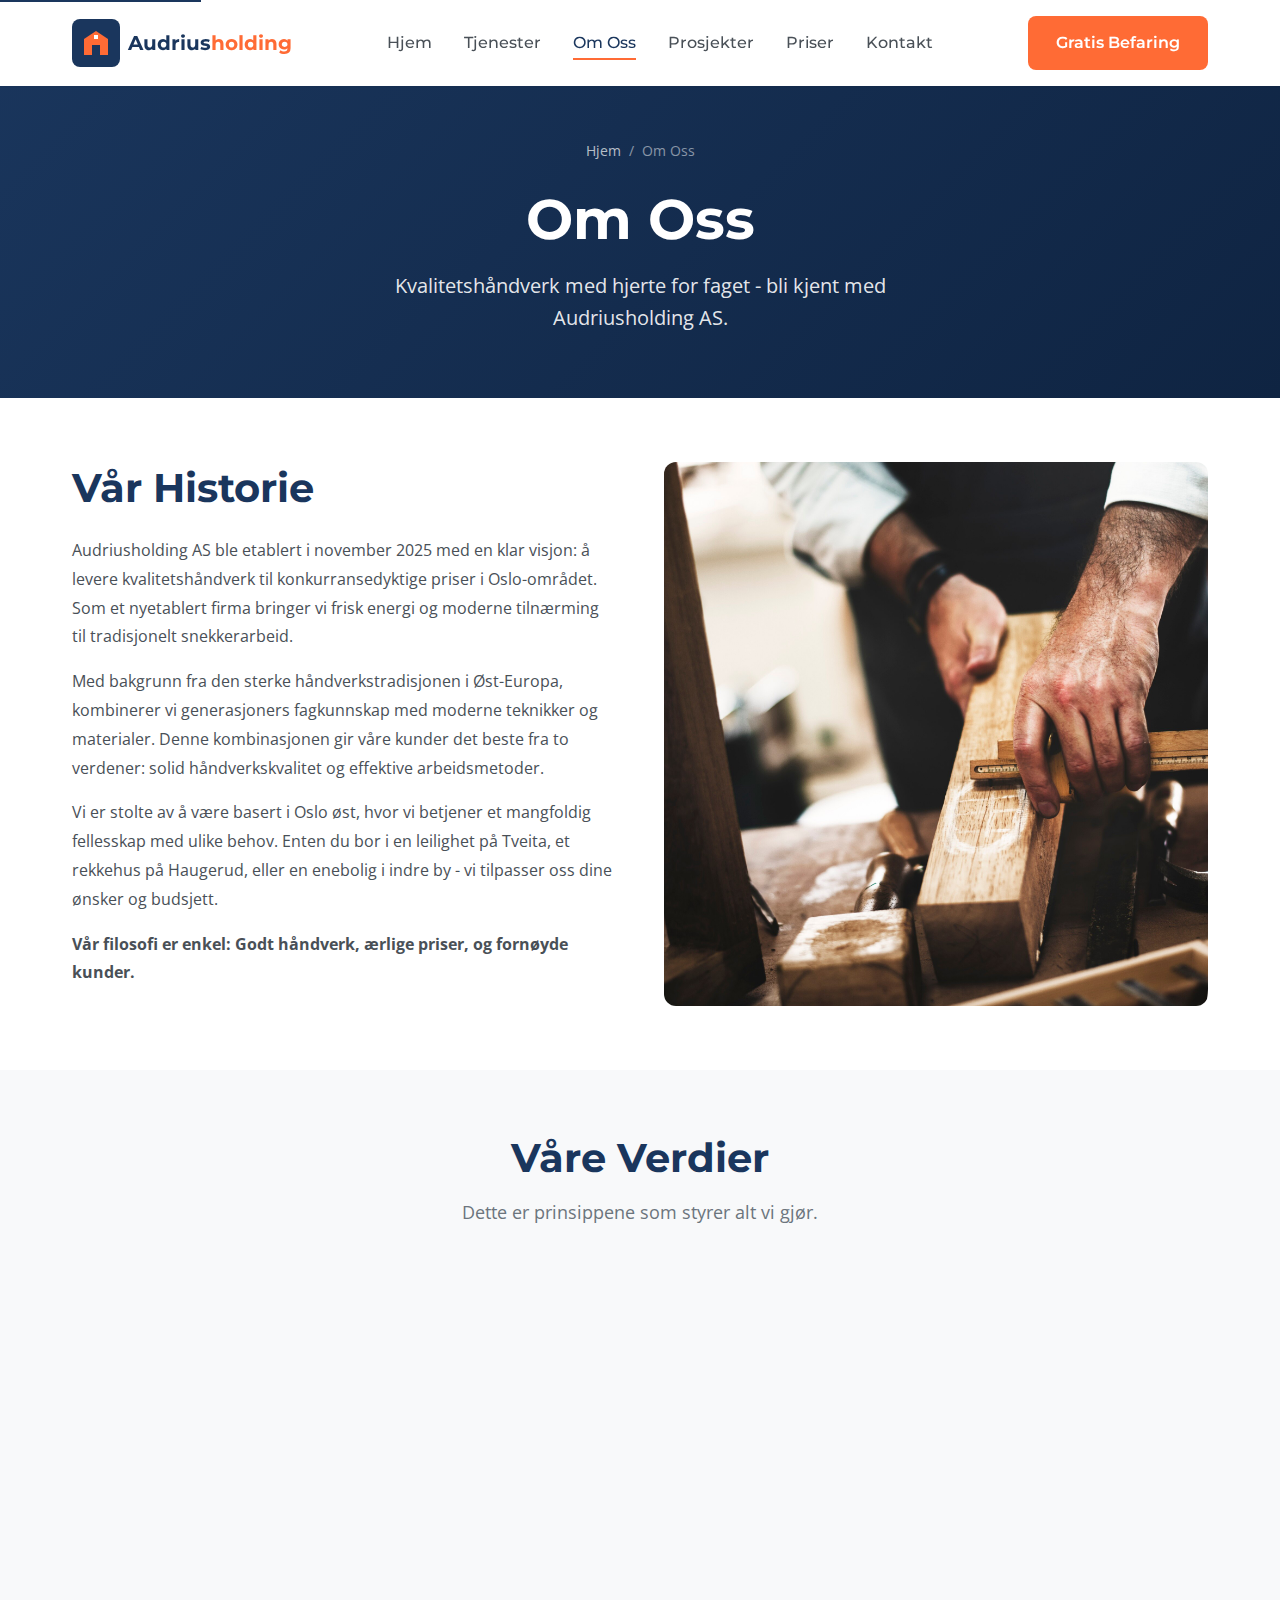
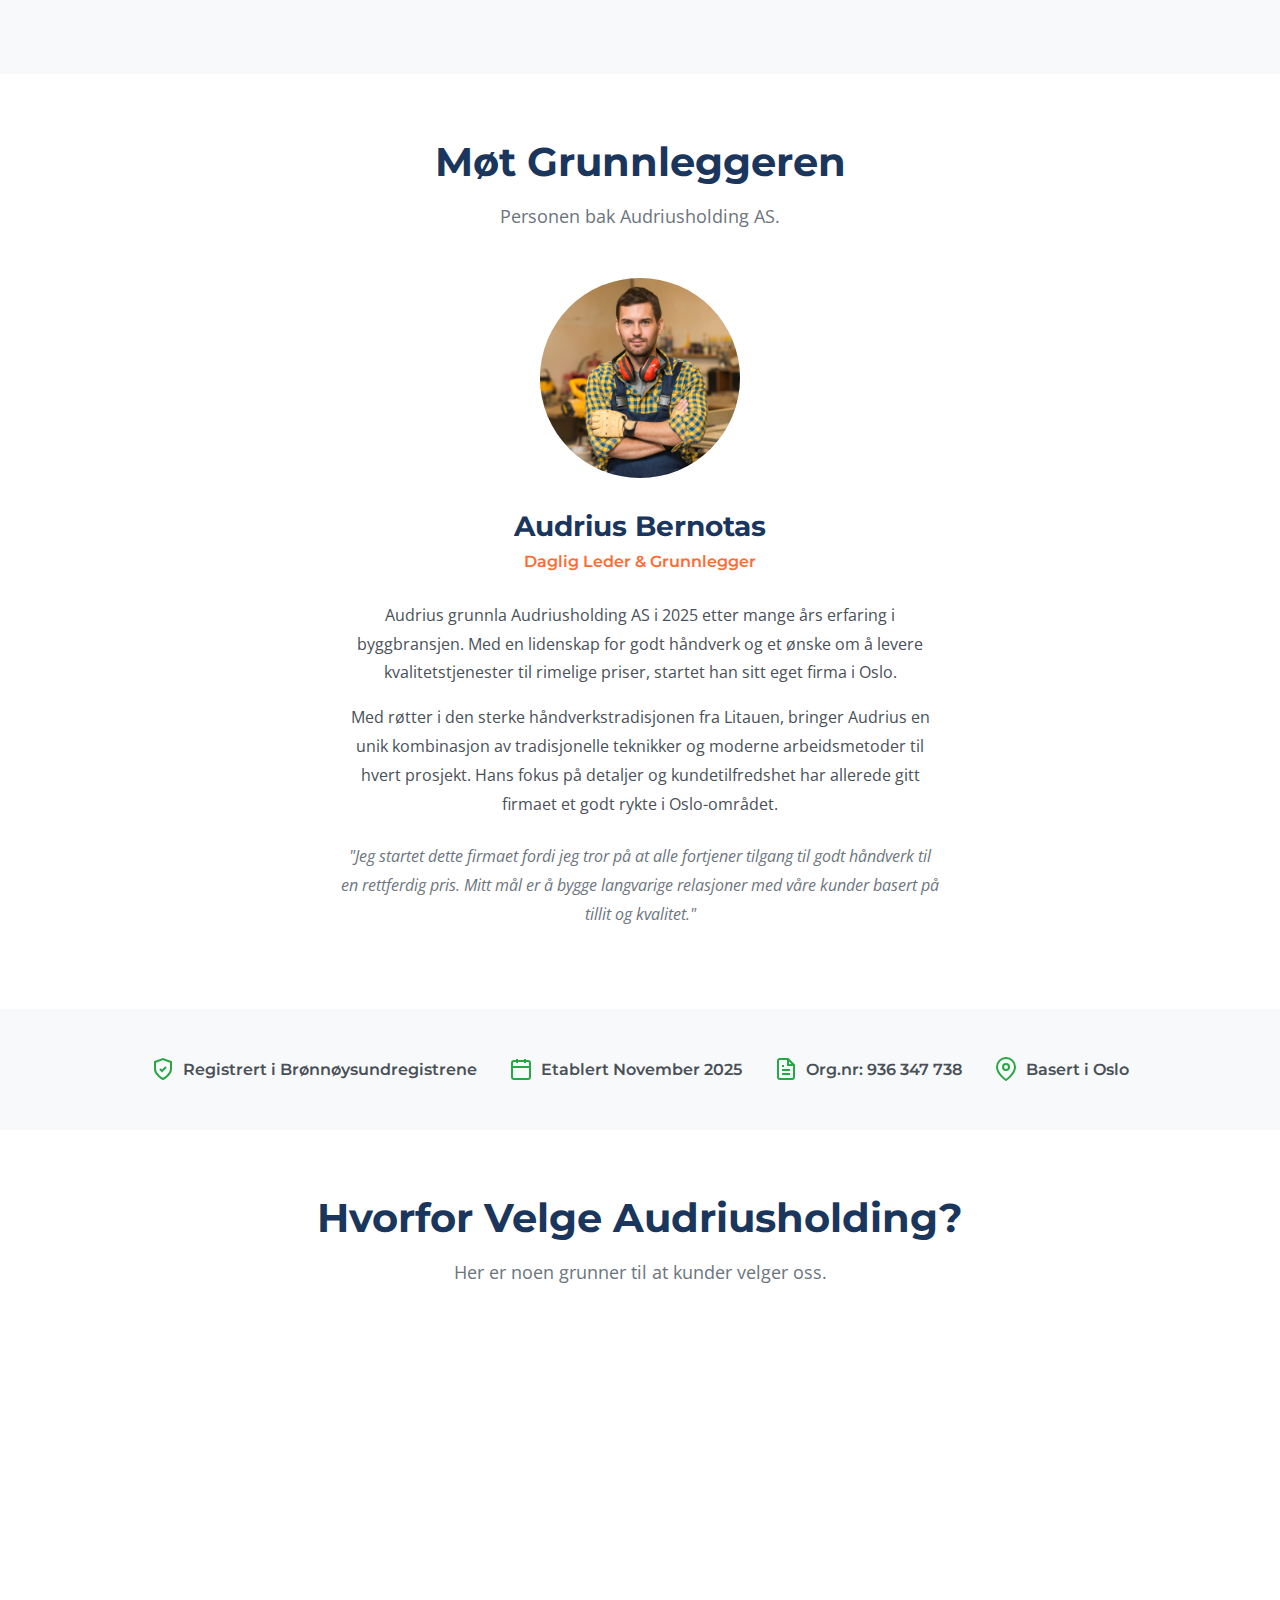
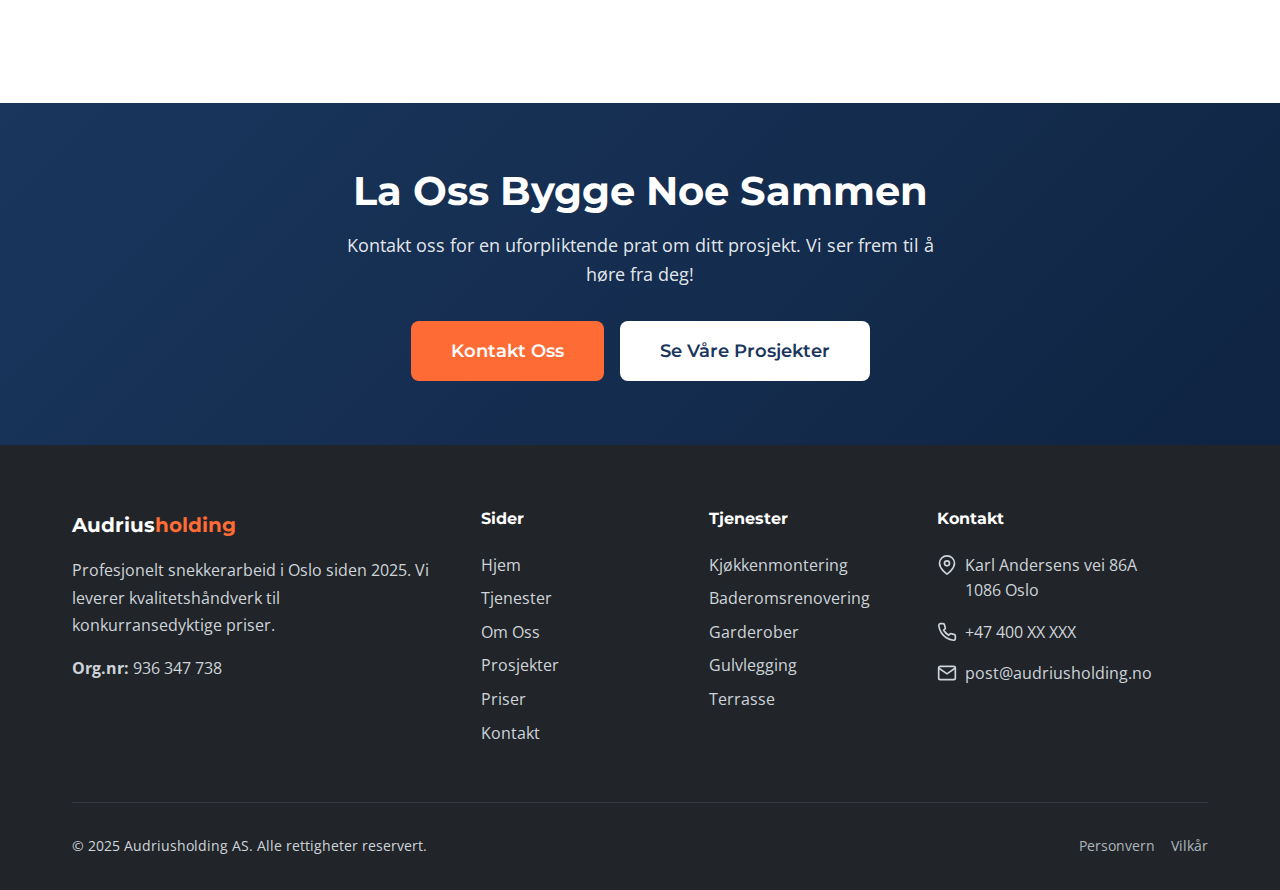
<file: om-oss.html>
<!DOCTYPE html>
<html lang="nb-NO">
<head>
    <meta charset="UTF-8">
    <meta name="viewport" content="width=device-width, initial-scale=1.0">
    <meta http-equiv="X-UA-Compatible" content="IE=edge">

    <!-- SEO Meta Tags -->
    <title>Om Oss | Audriusholding AS - Din Snekker i Oslo</title>
    <meta name="description" content="Lær mer om Audriusholding AS - et nyetablert snekkerfirma i Oslo med fokus på kvalitet, ærlighet og konkurransedyktige priser.">
    <meta name="keywords" content="snekker oslo, om oss, audriusholding, håndverker oslo, snekkerfirma oslo">
    <meta name="author" content="Audriusholding AS">
    <meta name="robots" content="index, follow">

    <!-- Open Graph / Facebook -->
    <meta property="og:type" content="website">
    <meta property="og:url" content="https://audriusholding.no/om-oss.html">
    <meta property="og:title" content="Om Oss | Audriusholding AS">
    <meta property="og:description" content="Lær mer om Audriusholding AS - et nyetablert snekkerfirma i Oslo med fokus på kvalitet, ærlighet og konkurransedyktige priser.">

    <!-- Canonical URL -->
    <link rel="canonical" href="https://audriusholding.no/om-oss.html">

    <!-- Favicon -->
    <link rel="icon" type="image/svg+xml" href="images/favicon.svg">
    <link rel="apple-touch-icon" href="images/apple-touch-icon.png">

    <!-- Fonts -->
    <link rel="preconnect" href="https://fonts.googleapis.com">
    <link rel="preconnect" href="https://fonts.gstatic.com" crossorigin>
    <link href="https://fonts.googleapis.com/css2?family=Montserrat:wght@500;600;700&family=Open+Sans:wght@400;500;600&display=swap" rel="stylesheet">

    <!-- Stylesheet -->
    <link rel="stylesheet" href="css/style.css">
</head>
<body>
    <!-- Skip Link for Accessibility -->
    <a href="#main-content" class="skip-link">Hopp til hovedinnhold</a>

    <!-- Header -->
    <header class="header">
        <div class="container">
            <div class="header-inner">
                <a href="index.html" class="logo" aria-label="Audriusholding AS - Hjem">
                    <svg class="logo-icon" viewBox="0 0 48 48" fill="none" xmlns="http://www.w3.org/2000/svg">
                        <rect width="48" height="48" rx="8" fill="#1a365d"/>
                        <path d="M12 36V20L24 12L36 20V36H28V26H20V36H12Z" fill="#ff6b35"/>
                        <rect x="22" y="16" width="4" height="4" fill="white"/>
                    </svg>
                    <span class="logo-text">Audrius<span>holding</span></span>
                </a>

                <nav class="nav-desktop" aria-label="Hovednavigasjon">
                    <ul>
                        <li><a href="index.html">Hjem</a></li>
                        <li><a href="tjenester.html">Tjenester</a></li>
                        <li><a href="om-oss.html" class="active">Om Oss</a></li>
                        <li><a href="prosjekter.html">Prosjekter</a></li>
                        <li><a href="priser.html">Priser</a></li>
                        <li><a href="kontakt.html">Kontakt</a></li>
                    </ul>
                </nav>

                <div class="header-cta">
                    <a href="kontakt.html" class="btn btn-primary">Gratis Befaring</a>
                </div>

                <button class="nav-toggle" aria-label="Meny" aria-expanded="false" aria-controls="nav-mobile">
                    <span></span>
                    <span></span>
                    <span></span>
                </button>
            </div>
        </div>

        <!-- Mobile Navigation -->
        <nav class="nav-mobile" id="nav-mobile" aria-label="Mobilnavigasjon">
            <ul>
                <li><a href="index.html">Hjem</a></li>
                <li><a href="tjenester.html">Tjenester</a></li>
                <li><a href="om-oss.html" class="active">Om Oss</a></li>
                <li><a href="prosjekter.html">Prosjekter</a></li>
                <li><a href="priser.html">Priser</a></li>
                <li><a href="kontakt.html">Kontakt</a></li>
            </ul>
            <div class="nav-mobile-cta">
                <a href="kontakt.html" class="btn btn-primary">Gratis Befaring</a>
                <a href="tel:+47400XXXXX" class="btn btn-outline">Ring Oss</a>
            </div>
        </nav>
    </header>

    <main id="main-content">
        <!-- Page Header -->
        <section class="page-header">
            <div class="container">
                <nav class="breadcrumb" aria-label="Brødsmuler">
                    <a href="index.html">Hjem</a>
                    <span>/</span>
                    <span>Om Oss</span>
                </nav>
                <h1>Om Oss</h1>
                <p>Kvalitetshåndverk med hjerte for faget - bli kjent med Audriusholding AS.</p>
            </div>
        </section>

        <!-- About Intro -->
        <section class="about-intro">
            <div class="container">
                <div class="about-grid">
                    <div class="about-content">
                        <h2>Vår Historie</h2>
                        <p>Audriusholding AS ble etablert i november 2025 med en klar visjon: å levere kvalitetshåndverk til konkurransedyktige priser i Oslo-området. Som et nyetablert firma bringer vi frisk energi og moderne tilnærming til tradisjonelt snekkerarbeid.</p>
                        <p>Med bakgrunn fra den sterke håndverkstradisjonen i Øst-Europa, kombinerer vi generasjoners fagkunnskap med moderne teknikker og materialer. Denne kombinasjonen gir våre kunder det beste fra to verdener: solid håndverkskvalitet og effektive arbeidsmetoder.</p>
                        <p>Vi er stolte av å være basert i Oslo øst, hvor vi betjener et mangfoldig fellesskap med ulike behov. Enten du bor i en leilighet på Tveita, et rekkehus på Haugerud, eller en enebolig i indre by - vi tilpasser oss dine ønsker og budsjett.</p>
                        <p><strong>Vår filosofi er enkel: Godt håndverk, ærlige priser, og fornøyde kunder.</strong></p>
                    </div>
                    <div class="about-image">
                        <img src="images/carpenter-at-work.jpg" alt="Snekker på jobb" loading="lazy">
                    </div>
                </div>
            </div>
        </section>

        <!-- Values Section -->
        <section class="values-section">
            <div class="container">
                <div class="section-header">
                    <h2>Våre Verdier</h2>
                    <p>Dette er prinsippene som styrer alt vi gjør.</p>
                </div>

                <div class="values-grid">
                    <div class="value-card">
                        <div class="value-icon">
                            <svg width="32" height="32" viewBox="0 0 24 24" fill="none" stroke="currentColor" stroke-width="2">
                                <path d="M12 2L2 7l10 5 10-5-10-5zM2 17l10 5 10-5M2 12l10 5 10-5"/>
                            </svg>
                        </div>
                        <h3>Kvalitet</h3>
                        <p>Vi går aldri på kompromiss med kvaliteten. Hvert prosjekt utføres med samme omhu og presisjon, uansett størrelse.</p>
                    </div>

                    <div class="value-card">
                        <div class="value-icon">
                            <svg width="32" height="32" viewBox="0 0 24 24" fill="none" stroke="currentColor" stroke-width="2">
                                <path d="M12 22s8-4 8-10V5l-8-3-8 3v7c0 6 8 10 8 10z"/>
                                <path d="M9 12l2 2 4-4"/>
                            </svg>
                        </div>
                        <h3>Ærlighet</h3>
                        <p>Transparente priser uten skjulte kostnader. Du vet alltid hva du betaler for, og du får det du er lovet.</p>
                    </div>

                    <div class="value-card">
                        <div class="value-icon">
                            <svg width="32" height="32" viewBox="0 0 24 24" fill="none" stroke="currentColor" stroke-width="2">
                                <circle cx="12" cy="12" r="10"/>
                                <polyline points="12 6 12 12 16 14"/>
                            </svg>
                        </div>
                        <h3>Pålitelighet</h3>
                        <p>Vi holder det vi lover. Avtalte tider og frister overholdes, og du kan stole på at vi stiller opp.</p>
                    </div>

                    <div class="value-card">
                        <div class="value-icon">
                            <svg width="32" height="32" viewBox="0 0 24 24" fill="none" stroke="currentColor" stroke-width="2">
                                <path d="M20.84 4.61a5.5 5.5 0 00-7.78 0L12 5.67l-1.06-1.06a5.5 5.5 0 00-7.78 7.78l1.06 1.06L12 21.23l7.78-7.78 1.06-1.06a5.5 5.5 0 000-7.78z"/>
                            </svg>
                        </div>
                        <h3>Respekt</h3>
                        <p>Vi behandler ditt hjem som vårt eget. Ryddig arbeid, forsiktig håndtering og respekt for dine eiendeler.</p>
                    </div>
                </div>
            </div>
        </section>

        <!-- Team Section -->
        <section class="team-section">
            <div class="container">
                <div class="section-header">
                    <h2>Møt Grunnleggeren</h2>
                    <p>Personen bak Audriusholding AS.</p>
                </div>

                <div class="team-member">
                    <div class="team-photo">
                        <img src="images/team-audrius.jpg" alt="Audrius Bernotas" loading="lazy">
                    </div>
                    <h3>Audrius Bernotas</h3>
                    <p class="role">Daglig Leder & Grunnlegger</p>
                    <p>Audrius grunnla Audriusholding AS i 2025 etter mange års erfaring i byggbransjen. Med en lidenskap for godt håndverk og et ønske om å levere kvalitetstjenester til rimelige priser, startet han sitt eget firma i Oslo.</p>
                    <p>Med røtter i den sterke håndverkstradisjonen fra Litauen, bringer Audrius en unik kombinasjon av tradisjonelle teknikker og moderne arbeidsmetoder til hvert prosjekt. Hans fokus på detaljer og kundetilfredshet har allerede gitt firmaet et godt rykte i Oslo-området.</p>
                    <p style="font-style: italic; color: var(--color-gray-600); margin-top: 1.5rem;">"Jeg startet dette firmaet fordi jeg tror på at alle fortjener tilgang til godt håndverk til en rettferdig pris. Mitt mål er å bygge langvarige relasjoner med våre kunder basert på tillit og kvalitet."</p>
                </div>
            </div>
        </section>

        <!-- Trust Badges -->
        <section class="trust-badges">
            <div class="container">
                <div class="badges-grid">
                    <div class="badge-item">
                        <svg width="24" height="24" viewBox="0 0 24 24" fill="none" stroke="currentColor" stroke-width="2">
                            <path d="M12 22s8-4 8-10V5l-8-3-8 3v7c0 6 8 10 8 10z"/>
                            <path d="M9 12l2 2 4-4"/>
                        </svg>
                        Registrert i Brønnøysundregistrene
                    </div>
                    <div class="badge-item">
                        <svg width="24" height="24" viewBox="0 0 24 24" fill="none" stroke="currentColor" stroke-width="2">
                            <rect x="3" y="4" width="18" height="18" rx="2" ry="2"/>
                            <line x1="16" y1="2" x2="16" y2="6"/>
                            <line x1="8" y1="2" x2="8" y2="6"/>
                            <line x1="3" y1="10" x2="21" y2="10"/>
                        </svg>
                        Etablert November 2025
                    </div>
                    <div class="badge-item">
                        <svg width="24" height="24" viewBox="0 0 24 24" fill="none" stroke="currentColor" stroke-width="2">
                            <path d="M14 2H6a2 2 0 00-2 2v16a2 2 0 002 2h12a2 2 0 002-2V8z"/>
                            <polyline points="14 2 14 8 20 8"/>
                            <line x1="16" y1="13" x2="8" y2="13"/>
                            <line x1="16" y1="17" x2="8" y2="17"/>
                            <polyline points="10 9 9 9 8 9"/>
                        </svg>
                        Org.nr: 936 347 738
                    </div>
                    <div class="badge-item">
                        <svg width="24" height="24" viewBox="0 0 24 24" fill="none" stroke="currentColor" stroke-width="2">
                            <path d="M21 10c0 7-9 13-9 13s-9-6-9-13a9 9 0 0118 0z"/>
                            <circle cx="12" cy="10" r="3"/>
                        </svg>
                        Basert i Oslo
                    </div>
                </div>
            </div>
        </section>

        <!-- Why Work With Us -->
        <section class="why-us" style="background-color: var(--color-white);">
            <div class="container">
                <div class="section-header">
                    <h2>Hvorfor Velge Audriusholding?</h2>
                    <p>Her er noen grunner til at kunder velger oss.</p>
                </div>

                <div class="why-grid">
                    <div class="why-item">
                        <div class="why-number">
                            <svg width="24" height="24" viewBox="0 0 24 24" fill="none" stroke="currentColor" stroke-width="2">
                                <path d="M17 21v-2a4 4 0 00-4-4H5a4 4 0 00-4 4v2"/>
                                <circle cx="9" cy="7" r="4"/>
                                <path d="M23 21v-2a4 4 0 00-3-3.87"/>
                                <path d="M16 3.13a4 4 0 010 7.75"/>
                            </svg>
                        </div>
                        <div class="why-content">
                            <h3>Personlig Service</h3>
                            <p>Som et mindre firma gir vi deg personlig oppfølging gjennom hele prosjektet. Du snakker direkte med de som utfører arbeidet.</p>
                        </div>
                    </div>
                    <div class="why-item">
                        <div class="why-number">
                            <svg width="24" height="24" viewBox="0 0 24 24" fill="none" stroke="currentColor" stroke-width="2">
                                <line x1="12" y1="1" x2="12" y2="23"/>
                                <path d="M17 5H9.5a3.5 3.5 0 000 7h5a3.5 3.5 0 010 7H6"/>
                            </svg>
                        </div>
                        <div class="why-content">
                            <h3>Konkurransedyktige Priser</h3>
                            <p>Uten store overheadkostnader kan vi tilby kvalitetsarbeid til priser som er vanskelig å matche.</p>
                        </div>
                    </div>
                    <div class="why-item">
                        <div class="why-number">
                            <svg width="24" height="24" viewBox="0 0 24 24" fill="none" stroke="currentColor" stroke-width="2">
                                <path d="M14.7 6.3a1 1 0 000 1.4l1.6 1.6a1 1 0 001.4 0l3.77-3.77a6 6 0 01-7.94 7.94l-6.91 6.91a2.12 2.12 0 01-3-3l6.91-6.91a6 6 0 017.94-7.94l-3.76 3.76z"/>
                            </svg>
                        </div>
                        <div class="why-content">
                            <h3>Solid Fagkompetanse</h3>
                            <p>Vi kombinerer tradisjonelt håndverk med moderne metoder for å levere holdbare, vakre resultater.</p>
                        </div>
                    </div>
                    <div class="why-item">
                        <div class="why-number">
                            <svg width="24" height="24" viewBox="0 0 24 24" fill="none" stroke="currentColor" stroke-width="2">
                                <rect x="3" y="3" width="18" height="18" rx="2" ry="2"/>
                                <line x1="3" y1="9" x2="21" y2="9"/>
                                <line x1="9" y1="21" x2="9" y2="9"/>
                            </svg>
                        </div>
                        <div class="why-content">
                            <h3>Fleksibilitet</h3>
                            <p>Vi tilpasser oss dine behov og tidsskjema. Ingen jobb er for liten, og vi finner alltid en løsning.</p>
                        </div>
                    </div>
                    <div class="why-item">
                        <div class="why-number">
                            <svg width="24" height="24" viewBox="0 0 24 24" fill="none" stroke="currentColor" stroke-width="2">
                                <path d="M21 10c0 7-9 13-9 13s-9-6-9-13a9 9 0 0118 0z"/>
                                <circle cx="12" cy="10" r="3"/>
                            </svg>
                        </div>
                        <div class="why-content">
                            <h3>Lokalkjent i Oslo</h3>
                            <p>Vi kjenner Oslo godt og er raskt på plass. Kort responstid og god kjennskap til lokale forhold.</p>
                        </div>
                    </div>
                    <div class="why-item">
                        <div class="why-number">
                            <svg width="24" height="24" viewBox="0 0 24 24" fill="none" stroke="currentColor" stroke-width="2">
                                <path d="M22 11.08V12a10 10 0 11-5.93-9.14"/>
                                <polyline points="22 4 12 14.01 9 11.01"/>
                            </svg>
                        </div>
                        <div class="why-content">
                            <h3>Grundig Arbeid</h3>
                            <p>Vi tar oss tid til å gjøre jobben ordentlig. Resultatet er arbeid du kan være stolt av i mange år fremover.</p>
                        </div>
                    </div>
                </div>
            </div>
        </section>

        <!-- CTA Section -->
        <section class="cta-section">
            <div class="container">
                <div class="cta-content">
                    <h2>La Oss Bygge Noe Sammen</h2>
                    <p>Kontakt oss for en uforpliktende prat om ditt prosjekt. Vi ser frem til å høre fra deg!</p>
                    <div class="cta-buttons">
                        <a href="kontakt.html" class="btn btn-primary btn-lg">Kontakt Oss</a>
                        <a href="prosjekter.html" class="btn btn-white btn-lg">Se Våre Prosjekter</a>
                    </div>
                </div>
            </div>
        </section>
    </main>

    <!-- Footer -->
    <footer class="footer">
        <div class="container">
            <div class="footer-grid">
                <div class="footer-brand">
                    <a href="index.html" class="logo">
                        <span class="logo-text">Audrius<span>holding</span></span>
                    </a>
                    <p>Profesjonelt snekkerarbeid i Oslo siden 2025. Vi leverer kvalitetshåndverk til konkurransedyktige priser.</p>
                    <p style="margin-top: 1rem;"><strong>Org.nr:</strong> 936 347 738</p>
                </div>

                <div class="footer-nav">
                    <h4>Sider</h4>
                    <ul class="footer-links">
                        <li><a href="index.html">Hjem</a></li>
                        <li><a href="tjenester.html">Tjenester</a></li>
                        <li><a href="om-oss.html">Om Oss</a></li>
                        <li><a href="prosjekter.html">Prosjekter</a></li>
                        <li><a href="priser.html">Priser</a></li>
                        <li><a href="kontakt.html">Kontakt</a></li>
                    </ul>
                </div>

                <div class="footer-services">
                    <h4>Tjenester</h4>
                    <ul class="footer-links">
                        <li><a href="tjenester.html#kjokken">Kjøkkenmontering</a></li>
                        <li><a href="tjenester.html#bad">Baderomsrenovering</a></li>
                        <li><a href="tjenester.html#garderobe">Garderober</a></li>
                        <li><a href="tjenester.html#gulv">Gulvlegging</a></li>
                        <li><a href="tjenester.html#terrasse">Terrasse</a></li>
                    </ul>
                </div>

                <div class="footer-contact-info">
                    <h4>Kontakt</h4>
                    <ul class="footer-contact">
                        <li>
                            <svg width="20" height="20" viewBox="0 0 24 24" fill="none" stroke="currentColor" stroke-width="2">
                                <path d="M21 10c0 7-9 13-9 13s-9-6-9-13a9 9 0 0118 0z"/>
                                <circle cx="12" cy="10" r="3"/>
                            </svg>
                            <span>Karl Andersens vei 86A<br>1086 Oslo</span>
                        </li>
                        <li>
                            <svg width="20" height="20" viewBox="0 0 24 24" fill="none" stroke="currentColor" stroke-width="2">
                                <path d="M22 16.92v3a2 2 0 01-2.18 2 19.79 19.79 0 01-8.63-3.07 19.5 19.5 0 01-6-6 19.79 19.79 0 01-3.07-8.67A2 2 0 014.11 2h3a2 2 0 012 1.72 12.84 12.84 0 00.7 2.81 2 2 0 01-.45 2.11L8.09 9.91a16 16 0 006 6l1.27-1.27a2 2 0 012.11-.45 12.84 12.84 0 002.81.7A2 2 0 0122 16.92z"/>
                            </svg>
                            <a href="tel:+47400XXXXX">+47 400 XX XXX</a>
                        </li>
                        <li>
                            <svg width="20" height="20" viewBox="0 0 24 24" fill="none" stroke="currentColor" stroke-width="2">
                                <path d="M4 4h16c1.1 0 2 .9 2 2v12c0 1.1-.9 2-2 2H4c-1.1 0-2-.9-2-2V6c0-1.1.9-2 2-2z"/>
                                <polyline points="22,6 12,13 2,6"/>
                            </svg>
                            <a href="mailto:post@audriusholding.no">post@audriusholding.no</a>
                        </li>
                    </ul>
                </div>
            </div>

            <div class="footer-bottom">
                <p>&copy; 2025 Audriusholding AS. Alle rettigheter reservert.</p>
                <div class="footer-legal">
                    <a href="#">Personvern</a>
                    <a href="#">Vilkår</a>
                </div>
            </div>
        </div>
    </footer>

    <!-- JavaScript -->
    <script src="js/main.js"></script>
</body>
</html>
</file>
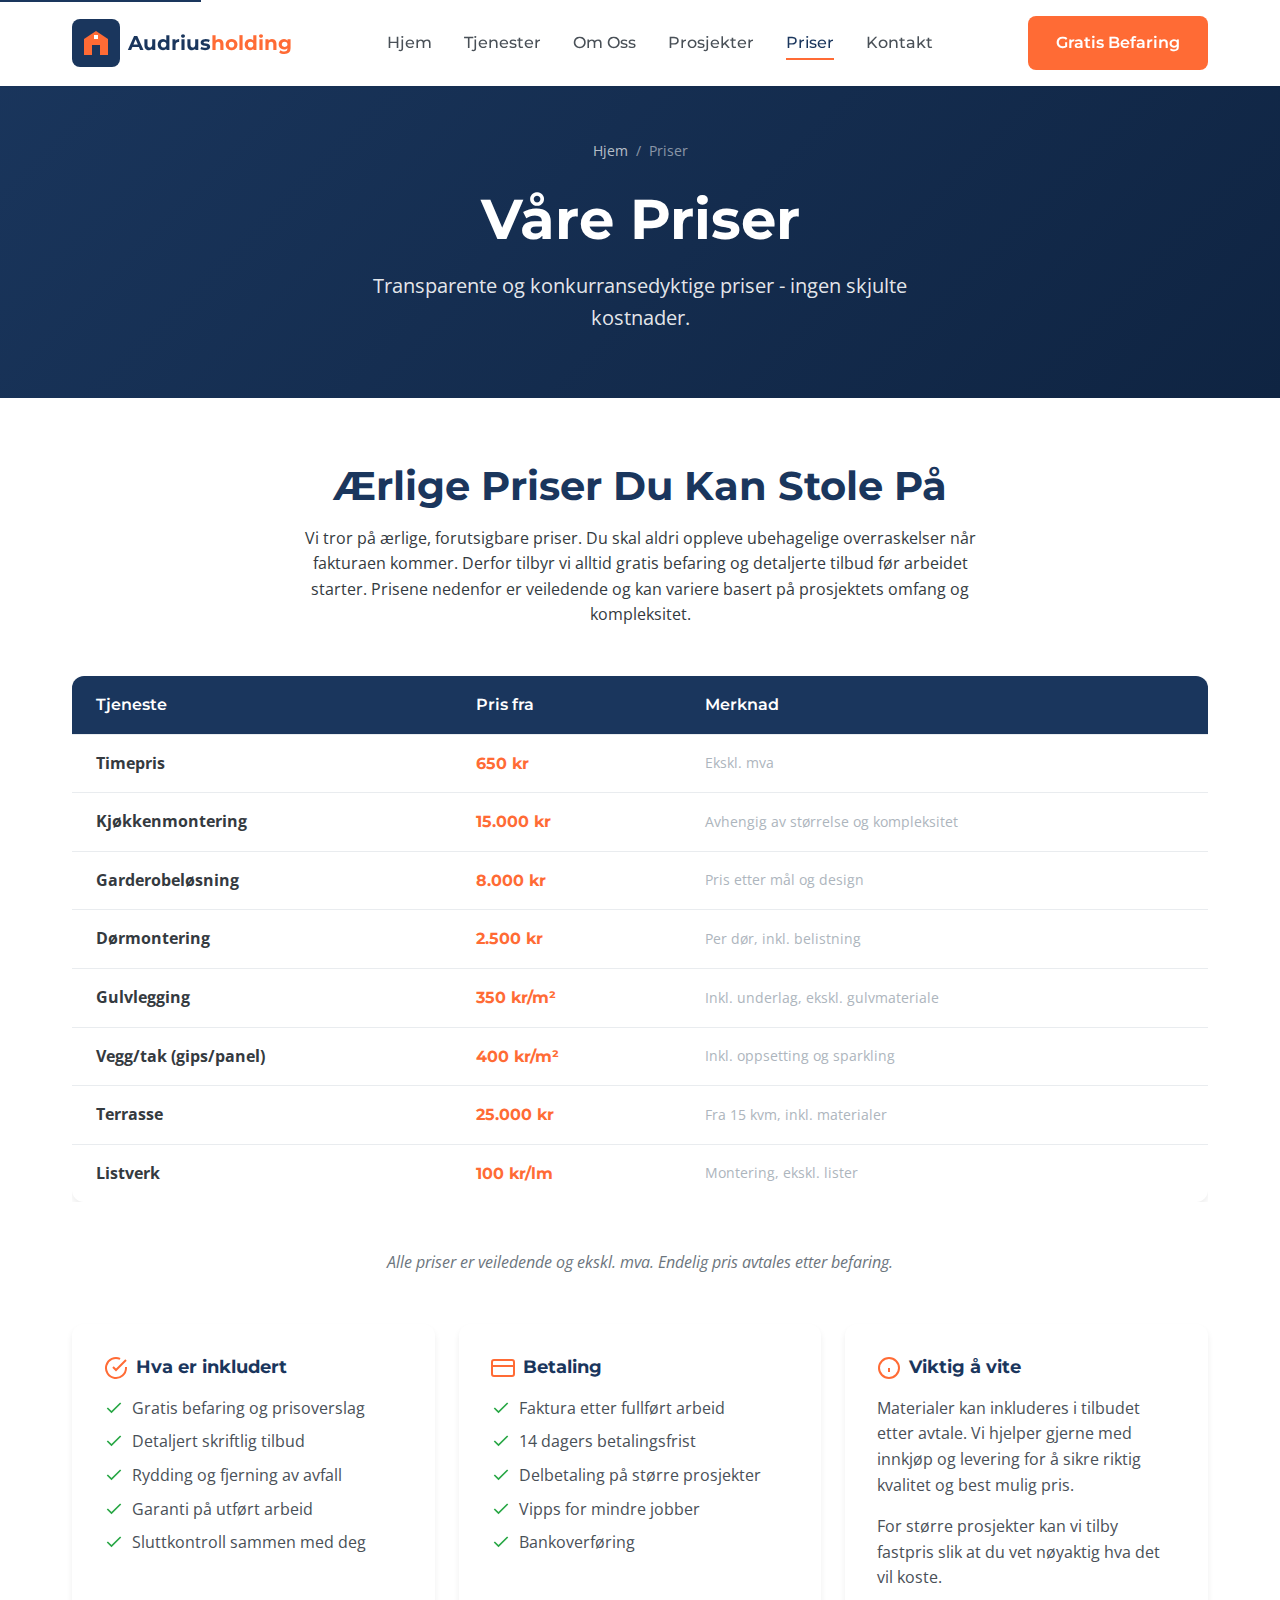
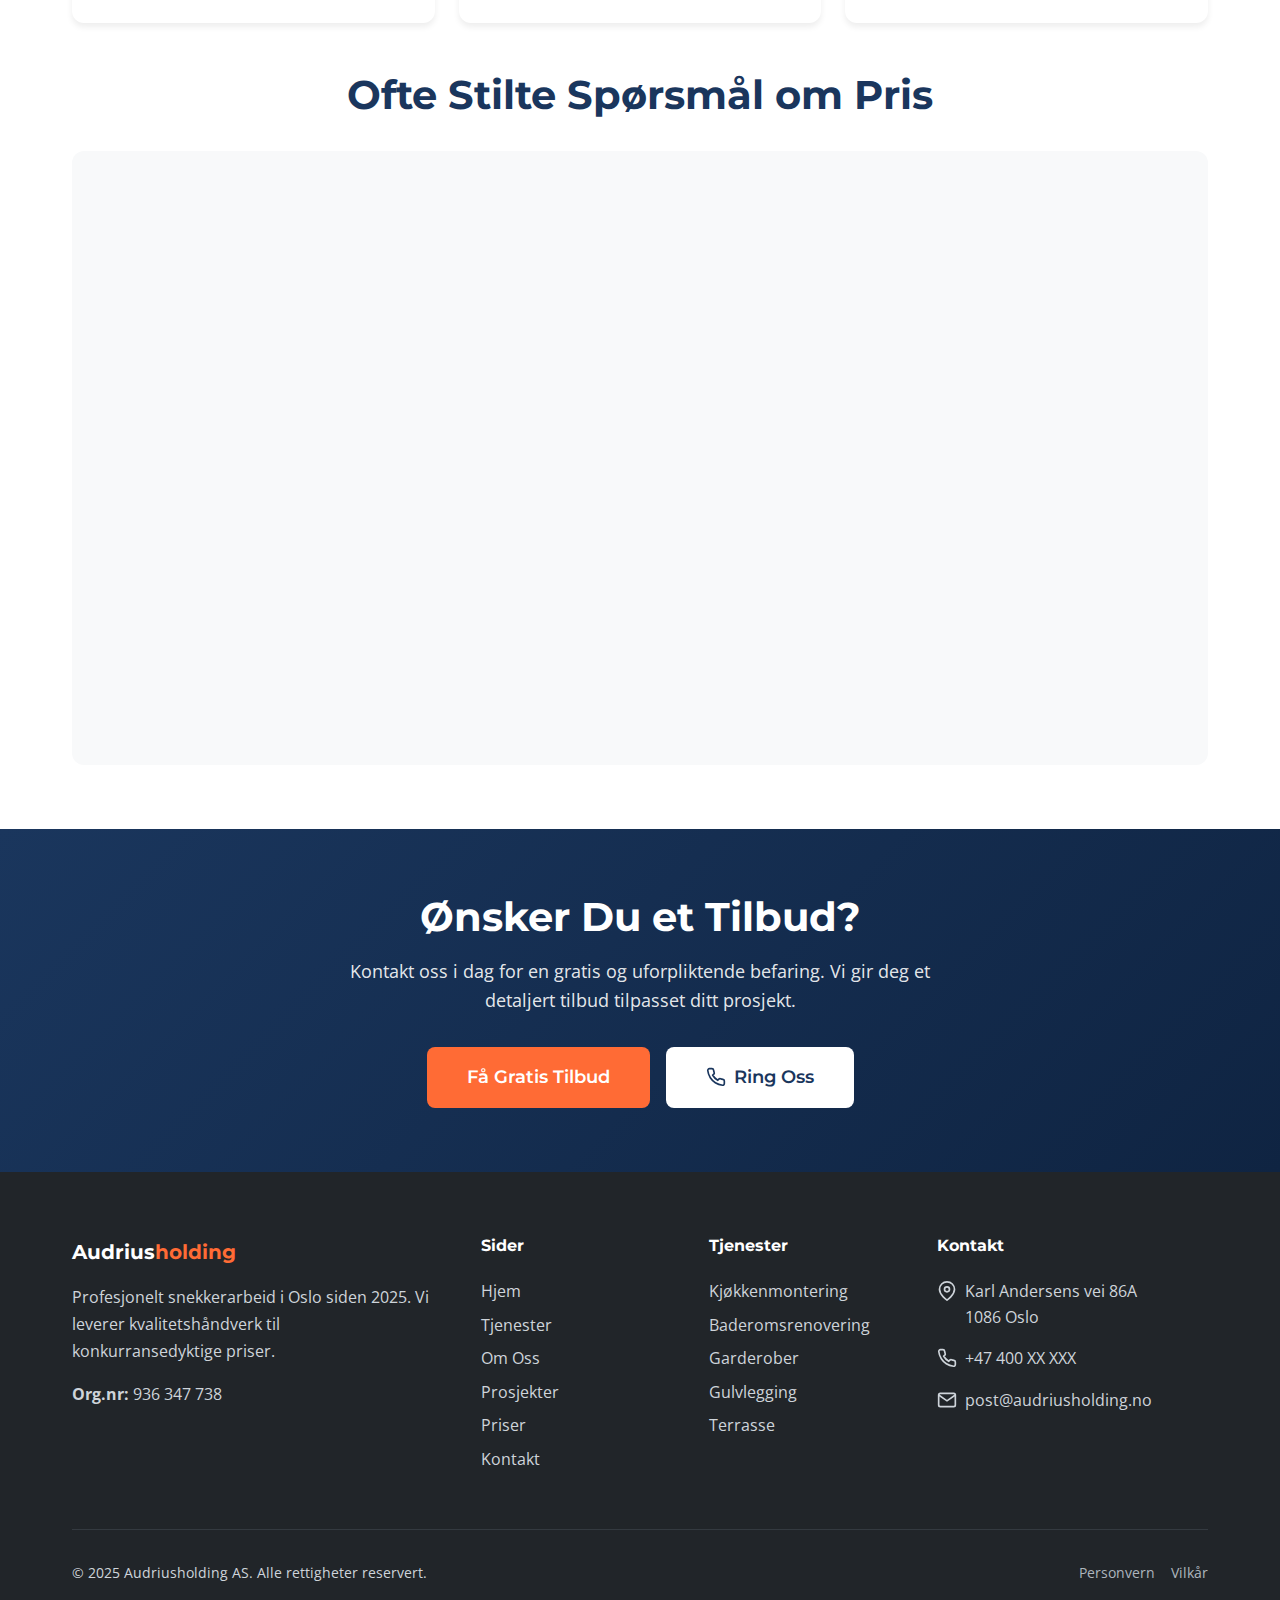
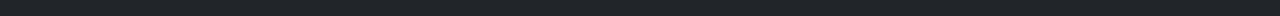
<file: priser.html>
<!DOCTYPE html>
<html lang="nb-NO">
<head>
    <meta charset="UTF-8">
    <meta name="viewport" content="width=device-width, initial-scale=1.0">
    <meta http-equiv="X-UA-Compatible" content="IE=edge">

    <!-- SEO Meta Tags -->
    <title>Priser | Snekker Oslo | Audriusholding AS</title>
    <meta name="description" content="Se våre priser for snekkertjenester i Oslo. Transparent prising uten skjulte kostnader. Gratis befaring og tilbud.">
    <meta name="keywords" content="snekker pris oslo, kjøkkenmontering pris, garderobe pris, håndverker timepris oslo">
    <meta name="author" content="Audriusholding AS">
    <meta name="robots" content="index, follow">

    <!-- Open Graph / Facebook -->
    <meta property="og:type" content="website">
    <meta property="og:url" content="https://audriusholding.no/priser.html">
    <meta property="og:title" content="Priser | Audriusholding AS">
    <meta property="og:description" content="Se våre priser for snekkertjenester i Oslo. Transparent prising uten skjulte kostnader.">

    <!-- Canonical URL -->
    <link rel="canonical" href="https://audriusholding.no/priser.html">

    <!-- Favicon -->
    <link rel="icon" type="image/svg+xml" href="images/favicon.svg">
    <link rel="apple-touch-icon" href="images/apple-touch-icon.png">

    <!-- Fonts -->
    <link rel="preconnect" href="https://fonts.googleapis.com">
    <link rel="preconnect" href="https://fonts.gstatic.com" crossorigin>
    <link href="https://fonts.googleapis.com/css2?family=Montserrat:wght@500;600;700&family=Open+Sans:wght@400;500;600&display=swap" rel="stylesheet">

    <!-- Stylesheet -->
    <link rel="stylesheet" href="css/style.css">
</head>
<body>
    <!-- Skip Link for Accessibility -->
    <a href="#main-content" class="skip-link">Hopp til hovedinnhold</a>

    <!-- Header -->
    <header class="header">
        <div class="container">
            <div class="header-inner">
                <a href="index.html" class="logo" aria-label="Audriusholding AS - Hjem">
                    <svg class="logo-icon" viewBox="0 0 48 48" fill="none" xmlns="http://www.w3.org/2000/svg">
                        <rect width="48" height="48" rx="8" fill="#1a365d"/>
                        <path d="M12 36V20L24 12L36 20V36H28V26H20V36H12Z" fill="#ff6b35"/>
                        <rect x="22" y="16" width="4" height="4" fill="white"/>
                    </svg>
                    <span class="logo-text">Audrius<span>holding</span></span>
                </a>

                <nav class="nav-desktop" aria-label="Hovednavigasjon">
                    <ul>
                        <li><a href="index.html">Hjem</a></li>
                        <li><a href="tjenester.html">Tjenester</a></li>
                        <li><a href="om-oss.html">Om Oss</a></li>
                        <li><a href="prosjekter.html">Prosjekter</a></li>
                        <li><a href="priser.html" class="active">Priser</a></li>
                        <li><a href="kontakt.html">Kontakt</a></li>
                    </ul>
                </nav>

                <div class="header-cta">
                    <a href="kontakt.html" class="btn btn-primary">Gratis Befaring</a>
                </div>

                <button class="nav-toggle" aria-label="Meny" aria-expanded="false" aria-controls="nav-mobile">
                    <span></span>
                    <span></span>
                    <span></span>
                </button>
            </div>
        </div>

        <!-- Mobile Navigation -->
        <nav class="nav-mobile" id="nav-mobile" aria-label="Mobilnavigasjon">
            <ul>
                <li><a href="index.html">Hjem</a></li>
                <li><a href="tjenester.html">Tjenester</a></li>
                <li><a href="om-oss.html">Om Oss</a></li>
                <li><a href="prosjekter.html">Prosjekter</a></li>
                <li><a href="priser.html" class="active">Priser</a></li>
                <li><a href="kontakt.html">Kontakt</a></li>
            </ul>
            <div class="nav-mobile-cta">
                <a href="kontakt.html" class="btn btn-primary">Gratis Befaring</a>
                <a href="tel:+47400XXXXX" class="btn btn-outline">Ring Oss</a>
            </div>
        </nav>
    </header>

    <main id="main-content">
        <!-- Page Header -->
        <section class="page-header">
            <div class="container">
                <nav class="breadcrumb" aria-label="Brødsmuler">
                    <a href="index.html">Hjem</a>
                    <span>/</span>
                    <span>Priser</span>
                </nav>
                <h1>Våre Priser</h1>
                <p>Transparente og konkurransedyktige priser - ingen skjulte kostnader.</p>
            </div>
        </section>

        <!-- Pricing Section -->
        <section style="padding: var(--spacing-3xl) 0;">
            <div class="container">
                <!-- Pricing Philosophy -->
                <div class="pricing-intro">
                    <h2>Ærlige Priser Du Kan Stole På</h2>
                    <p>Vi tror på ærlige, forutsigbare priser. Du skal aldri oppleve ubehagelige overraskelser når fakturaen kommer. Derfor tilbyr vi alltid gratis befaring og detaljerte tilbud før arbeidet starter. Prisene nedenfor er veiledende og kan variere basert på prosjektets omfang og kompleksitet.</p>
                </div>

                <!-- Pricing Table -->
                <div class="pricing-table-wrapper">
                    <table class="pricing-table">
                        <thead>
                            <tr>
                                <th>Tjeneste</th>
                                <th>Pris fra</th>
                                <th>Merknad</th>
                            </tr>
                        </thead>
                        <tbody>
                            <tr>
                                <td><strong>Timepris</strong></td>
                                <td class="price">650 kr</td>
                                <td class="note">Ekskl. mva</td>
                            </tr>
                            <tr>
                                <td><strong>Kjøkkenmontering</strong></td>
                                <td class="price">15.000 kr</td>
                                <td class="note">Avhengig av størrelse og kompleksitet</td>
                            </tr>
                            <tr>
                                <td><strong>Garderobeløsning</strong></td>
                                <td class="price">8.000 kr</td>
                                <td class="note">Pris etter mål og design</td>
                            </tr>
                            <tr>
                                <td><strong>Dørmontering</strong></td>
                                <td class="price">2.500 kr</td>
                                <td class="note">Per dør, inkl. belistning</td>
                            </tr>
                            <tr>
                                <td><strong>Gulvlegging</strong></td>
                                <td class="price">350 kr/m²</td>
                                <td class="note">Inkl. underlag, ekskl. gulvmateriale</td>
                            </tr>
                            <tr>
                                <td><strong>Vegg/tak (gips/panel)</strong></td>
                                <td class="price">400 kr/m²</td>
                                <td class="note">Inkl. oppsetting og sparkling</td>
                            </tr>
                            <tr>
                                <td><strong>Terrasse</strong></td>
                                <td class="price">25.000 kr</td>
                                <td class="note">Fra 15 kvm, inkl. materialer</td>
                            </tr>
                            <tr>
                                <td><strong>Listverk</strong></td>
                                <td class="price">100 kr/lm</td>
                                <td class="note">Montering, ekskl. lister</td>
                            </tr>
                        </tbody>
                    </table>
                </div>

                <p style="text-align: center; color: var(--color-gray-600); margin-bottom: var(--spacing-2xl);">
                    <em>Alle priser er veiledende og ekskl. mva. Endelig pris avtales etter befaring.</em>
                </p>

                <!-- Info Cards -->
                <div class="pricing-info">
                    <div class="pricing-card">
                        <h3>
                            <svg width="24" height="24" viewBox="0 0 24 24" fill="none" stroke="currentColor" stroke-width="2">
                                <path d="M22 11.08V12a10 10 0 11-5.93-9.14"/>
                                <polyline points="22 4 12 14.01 9 11.01"/>
                            </svg>
                            Hva er inkludert
                        </h3>
                        <ul>
                            <li>
                                <svg width="20" height="20" viewBox="0 0 24 24" fill="none" stroke="currentColor" stroke-width="2"><polyline points="20 6 9 17 4 12"/></svg>
                                Gratis befaring og prisoverslag
                            </li>
                            <li>
                                <svg width="20" height="20" viewBox="0 0 24 24" fill="none" stroke="currentColor" stroke-width="2"><polyline points="20 6 9 17 4 12"/></svg>
                                Detaljert skriftlig tilbud
                            </li>
                            <li>
                                <svg width="20" height="20" viewBox="0 0 24 24" fill="none" stroke="currentColor" stroke-width="2"><polyline points="20 6 9 17 4 12"/></svg>
                                Rydding og fjerning av avfall
                            </li>
                            <li>
                                <svg width="20" height="20" viewBox="0 0 24 24" fill="none" stroke="currentColor" stroke-width="2"><polyline points="20 6 9 17 4 12"/></svg>
                                Garanti på utført arbeid
                            </li>
                            <li>
                                <svg width="20" height="20" viewBox="0 0 24 24" fill="none" stroke="currentColor" stroke-width="2"><polyline points="20 6 9 17 4 12"/></svg>
                                Sluttkontroll sammen med deg
                            </li>
                        </ul>
                    </div>

                    <div class="pricing-card">
                        <h3>
                            <svg width="24" height="24" viewBox="0 0 24 24" fill="none" stroke="currentColor" stroke-width="2">
                                <rect x="1" y="4" width="22" height="16" rx="2" ry="2"/>
                                <line x1="1" y1="10" x2="23" y2="10"/>
                            </svg>
                            Betaling
                        </h3>
                        <ul>
                            <li>
                                <svg width="20" height="20" viewBox="0 0 24 24" fill="none" stroke="currentColor" stroke-width="2"><polyline points="20 6 9 17 4 12"/></svg>
                                Faktura etter fullført arbeid
                            </li>
                            <li>
                                <svg width="20" height="20" viewBox="0 0 24 24" fill="none" stroke="currentColor" stroke-width="2"><polyline points="20 6 9 17 4 12"/></svg>
                                14 dagers betalingsfrist
                            </li>
                            <li>
                                <svg width="20" height="20" viewBox="0 0 24 24" fill="none" stroke="currentColor" stroke-width="2"><polyline points="20 6 9 17 4 12"/></svg>
                                Delbetaling på større prosjekter
                            </li>
                            <li>
                                <svg width="20" height="20" viewBox="0 0 24 24" fill="none" stroke="currentColor" stroke-width="2"><polyline points="20 6 9 17 4 12"/></svg>
                                Vipps for mindre jobber
                            </li>
                            <li>
                                <svg width="20" height="20" viewBox="0 0 24 24" fill="none" stroke="currentColor" stroke-width="2"><polyline points="20 6 9 17 4 12"/></svg>
                                Bankoverføring
                            </li>
                        </ul>
                    </div>

                    <div class="pricing-card">
                        <h3>
                            <svg width="24" height="24" viewBox="0 0 24 24" fill="none" stroke="currentColor" stroke-width="2">
                                <circle cx="12" cy="12" r="10"/>
                                <line x1="12" y1="16" x2="12" y2="12"/>
                                <line x1="12" y1="8" x2="12.01" y2="8"/>
                            </svg>
                            Viktig å vite
                        </h3>
                        <p>Materialer kan inkluderes i tilbudet etter avtale. Vi hjelper gjerne med innkjøp og levering for å sikre riktig kvalitet og best mulig pris.</p>
                        <p style="margin-top: 1rem;">For større prosjekter kan vi tilby fastpris slik at du vet nøyaktig hva det vil koste.</p>
                    </div>
                </div>

                <!-- FAQ Section -->
                <div style="margin-top: var(--spacing-2xl);">
                    <h2 style="text-align: center; margin-bottom: var(--spacing-xl);">Ofte Stilte Spørsmål om Pris</h2>

                    <div class="why-grid" style="background-color: var(--color-light); padding: var(--spacing-xl); border-radius: var(--radius-lg);">
                        <div class="why-item" style="background-color: var(--color-white); padding: var(--spacing-lg); border-radius: var(--radius-md);">
                            <div class="why-number" style="background-color: var(--color-primary);">?</div>
                            <div class="why-content">
                                <h3>Hva koster en befaring?</h3>
                                <p>Befaring er alltid gratis og uforpliktende. Vi kommer hjem til deg, ser på jobben og gir deg et prisoverslag på stedet eller et skriftlig tilbud innen kort tid.</p>
                            </div>
                        </div>

                        <div class="why-item" style="background-color: var(--color-white); padding: var(--spacing-lg); border-radius: var(--radius-md);">
                            <div class="why-number" style="background-color: var(--color-primary);">?</div>
                            <div class="why-content">
                                <h3>Fakturerer dere mva?</h3>
                                <p>Ja, som et registrert aksjeselskap fakturerer vi med 25% mva. Dette betyr at du som privatperson kan benytte skattefradrag for arbeidskostnader (fradrag for håndverkertjenester).</p>
                            </div>
                        </div>

                        <div class="why-item" style="background-color: var(--color-white); padding: var(--spacing-lg); border-radius: var(--radius-md);">
                            <div class="why-number" style="background-color: var(--color-primary);">?</div>
                            <div class="why-content">
                                <h3>Kan jeg få fastpris?</h3>
                                <p>Ja, for de fleste prosjekter kan vi gi fastpris etter befaring. Da vet du nøyaktig hva det koster før vi starter, uten risiko for overraskelser.</p>
                            </div>
                        </div>

                        <div class="why-item" style="background-color: var(--color-white); padding: var(--spacing-lg); border-radius: var(--radius-md);">
                            <div class="why-number" style="background-color: var(--color-primary);">?</div>
                            <div class="why-content">
                                <h3>Hva med materialer?</h3>
                                <p>Du kan enten kjøpe materialene selv, eller vi kan inkludere dem i tilbudet. Vi har gode avtaler med leverandører og kan ofte få bedre priser enn privatpersoner.</p>
                            </div>
                        </div>

                        <div class="why-item" style="background-color: var(--color-white); padding: var(--spacing-lg); border-radius: var(--radius-md);">
                            <div class="why-number" style="background-color: var(--color-primary);">?</div>
                            <div class="why-content">
                                <h3>Hva er minimum oppdrag?</h3>
                                <p>Vi tar oppdrag fra ca. 2.500 kr. For veldig små jobber (under 2 timer) kan det være mer lønnsomt å samle opp flere oppgaver til ett besøk.</p>
                            </div>
                        </div>

                        <div class="why-item" style="background-color: var(--color-white); padding: var(--spacing-lg); border-radius: var(--radius-md);">
                            <div class="why-number" style="background-color: var(--color-primary);">?</div>
                            <div class="why-content">
                                <h3>Når må jeg betale?</h3>
                                <p>Vanligvis fakturerer vi etter at arbeidet er ferdig og godkjent av deg. På større prosjekter kan vi avtale delbetaling underveis.</p>
                            </div>
                        </div>
                    </div>
                </div>
            </div>
        </section>

        <!-- CTA Section -->
        <section class="cta-section">
            <div class="container">
                <div class="cta-content">
                    <h2>Ønsker Du et Tilbud?</h2>
                    <p>Kontakt oss i dag for en gratis og uforpliktende befaring. Vi gir deg et detaljert tilbud tilpasset ditt prosjekt.</p>
                    <div class="cta-buttons">
                        <a href="kontakt.html" class="btn btn-primary btn-lg">Få Gratis Tilbud</a>
                        <a href="tel:+47400XXXXX" class="btn btn-white btn-lg">
                            <svg width="20" height="20" viewBox="0 0 24 24" fill="none" stroke="currentColor" stroke-width="2">
                                <path d="M22 16.92v3a2 2 0 01-2.18 2 19.79 19.79 0 01-8.63-3.07 19.5 19.5 0 01-6-6 19.79 19.79 0 01-3.07-8.67A2 2 0 014.11 2h3a2 2 0 012 1.72 12.84 12.84 0 00.7 2.81 2 2 0 01-.45 2.11L8.09 9.91a16 16 0 006 6l1.27-1.27a2 2 0 012.11-.45 12.84 12.84 0 002.81.7A2 2 0 0122 16.92z"/>
                            </svg>
                            Ring Oss
                        </a>
                    </div>
                </div>
            </div>
        </section>
    </main>

    <!-- Footer -->
    <footer class="footer">
        <div class="container">
            <div class="footer-grid">
                <div class="footer-brand">
                    <a href="index.html" class="logo">
                        <span class="logo-text">Audrius<span>holding</span></span>
                    </a>
                    <p>Profesjonelt snekkerarbeid i Oslo siden 2025. Vi leverer kvalitetshåndverk til konkurransedyktige priser.</p>
                    <p style="margin-top: 1rem;"><strong>Org.nr:</strong> 936 347 738</p>
                </div>

                <div class="footer-nav">
                    <h4>Sider</h4>
                    <ul class="footer-links">
                        <li><a href="index.html">Hjem</a></li>
                        <li><a href="tjenester.html">Tjenester</a></li>
                        <li><a href="om-oss.html">Om Oss</a></li>
                        <li><a href="prosjekter.html">Prosjekter</a></li>
                        <li><a href="priser.html">Priser</a></li>
                        <li><a href="kontakt.html">Kontakt</a></li>
                    </ul>
                </div>

                <div class="footer-services">
                    <h4>Tjenester</h4>
                    <ul class="footer-links">
                        <li><a href="tjenester.html#kjokken">Kjøkkenmontering</a></li>
                        <li><a href="tjenester.html#bad">Baderomsrenovering</a></li>
                        <li><a href="tjenester.html#garderobe">Garderober</a></li>
                        <li><a href="tjenester.html#gulv">Gulvlegging</a></li>
                        <li><a href="tjenester.html#terrasse">Terrasse</a></li>
                    </ul>
                </div>

                <div class="footer-contact-info">
                    <h4>Kontakt</h4>
                    <ul class="footer-contact">
                        <li>
                            <svg width="20" height="20" viewBox="0 0 24 24" fill="none" stroke="currentColor" stroke-width="2">
                                <path d="M21 10c0 7-9 13-9 13s-9-6-9-13a9 9 0 0118 0z"/>
                                <circle cx="12" cy="10" r="3"/>
                            </svg>
                            <span>Karl Andersens vei 86A<br>1086 Oslo</span>
                        </li>
                        <li>
                            <svg width="20" height="20" viewBox="0 0 24 24" fill="none" stroke="currentColor" stroke-width="2">
                                <path d="M22 16.92v3a2 2 0 01-2.18 2 19.79 19.79 0 01-8.63-3.07 19.5 19.5 0 01-6-6 19.79 19.79 0 01-3.07-8.67A2 2 0 014.11 2h3a2 2 0 012 1.72 12.84 12.84 0 00.7 2.81 2 2 0 01-.45 2.11L8.09 9.91a16 16 0 006 6l1.27-1.27a2 2 0 012.11-.45 12.84 12.84 0 002.81.7A2 2 0 0122 16.92z"/>
                            </svg>
                            <a href="tel:+47400XXXXX">+47 400 XX XXX</a>
                        </li>
                        <li>
                            <svg width="20" height="20" viewBox="0 0 24 24" fill="none" stroke="currentColor" stroke-width="2">
                                <path d="M4 4h16c1.1 0 2 .9 2 2v12c0 1.1-.9 2-2 2H4c-1.1 0-2-.9-2-2V6c0-1.1.9-2 2-2z"/>
                                <polyline points="22,6 12,13 2,6"/>
                            </svg>
                            <a href="mailto:post@audriusholding.no">post@audriusholding.no</a>
                        </li>
                    </ul>
                </div>
            </div>

            <div class="footer-bottom">
                <p>&copy; 2025 Audriusholding AS. Alle rettigheter reservert.</p>
                <div class="footer-legal">
                    <a href="#">Personvern</a>
                    <a href="#">Vilkår</a>
                </div>
            </div>
        </div>
    </footer>

    <!-- JavaScript -->
    <script src="js/main.js"></script>
</body>
</html>
</file>
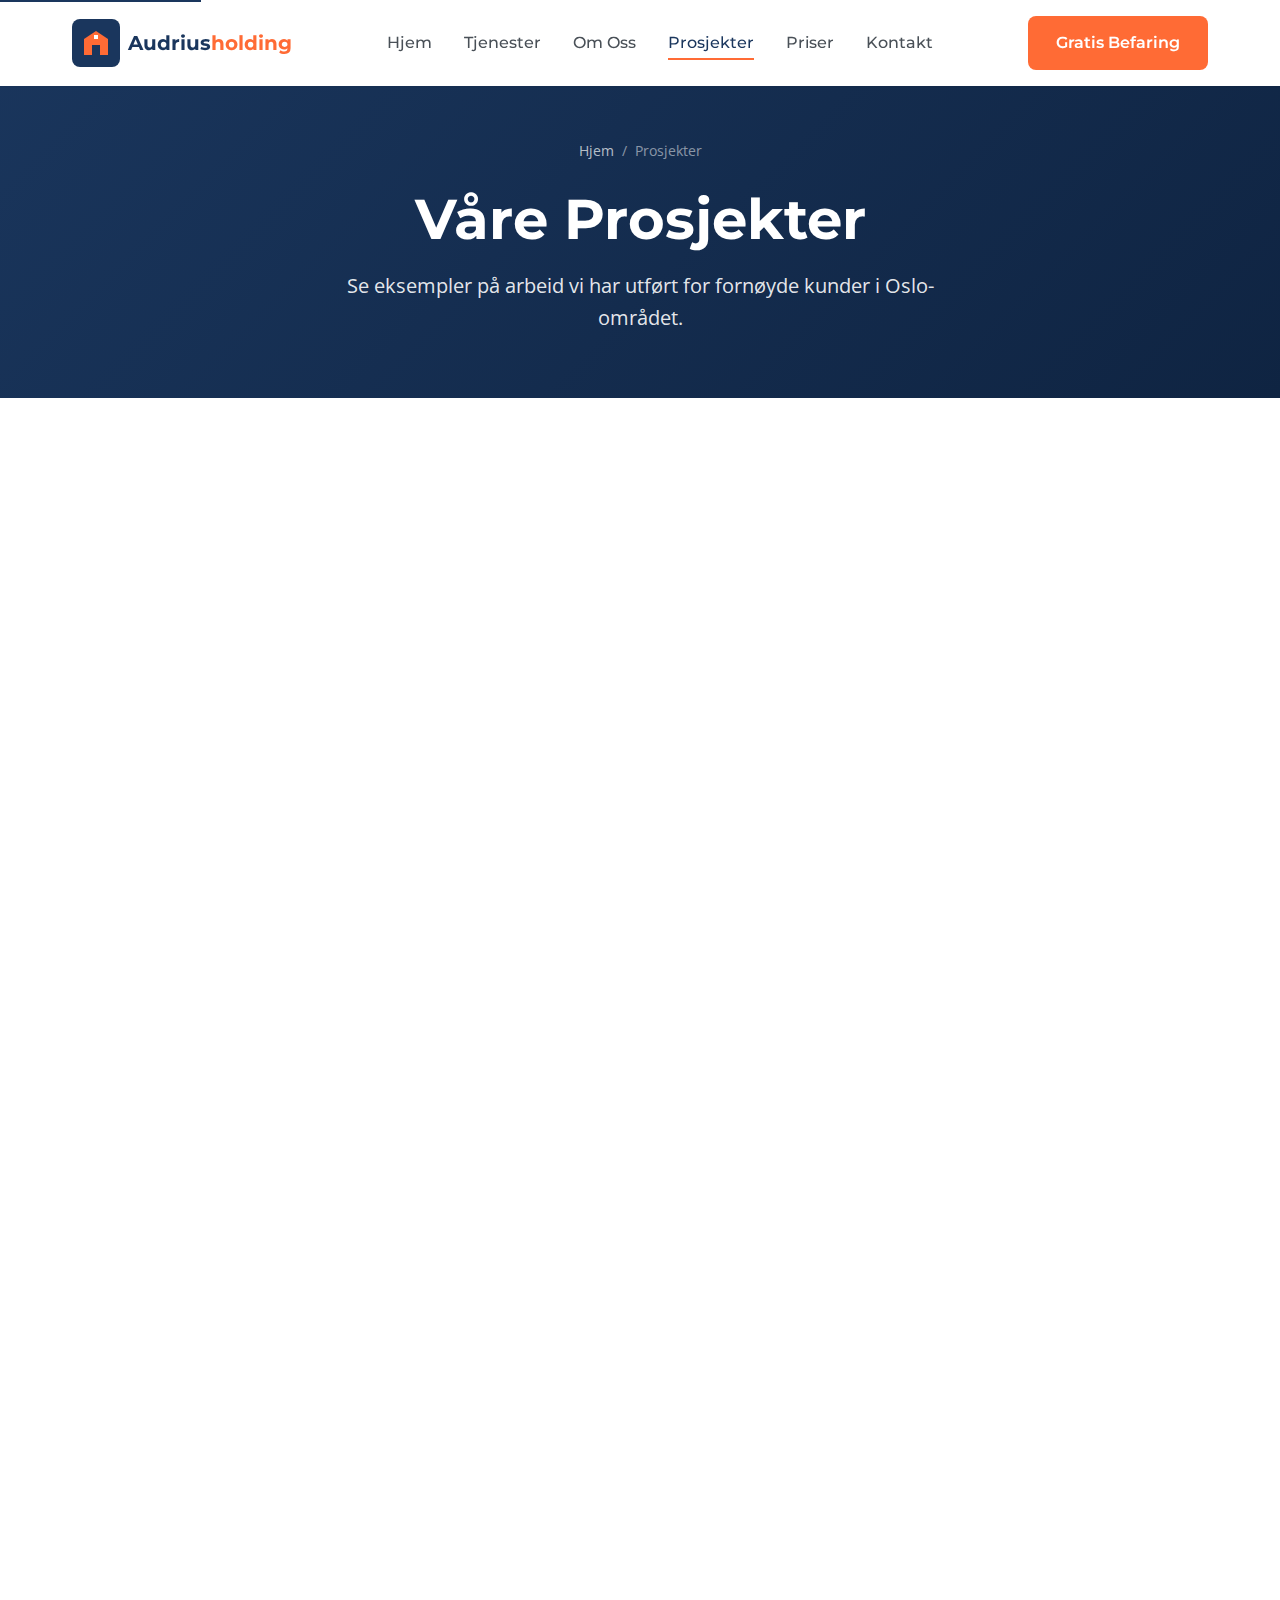
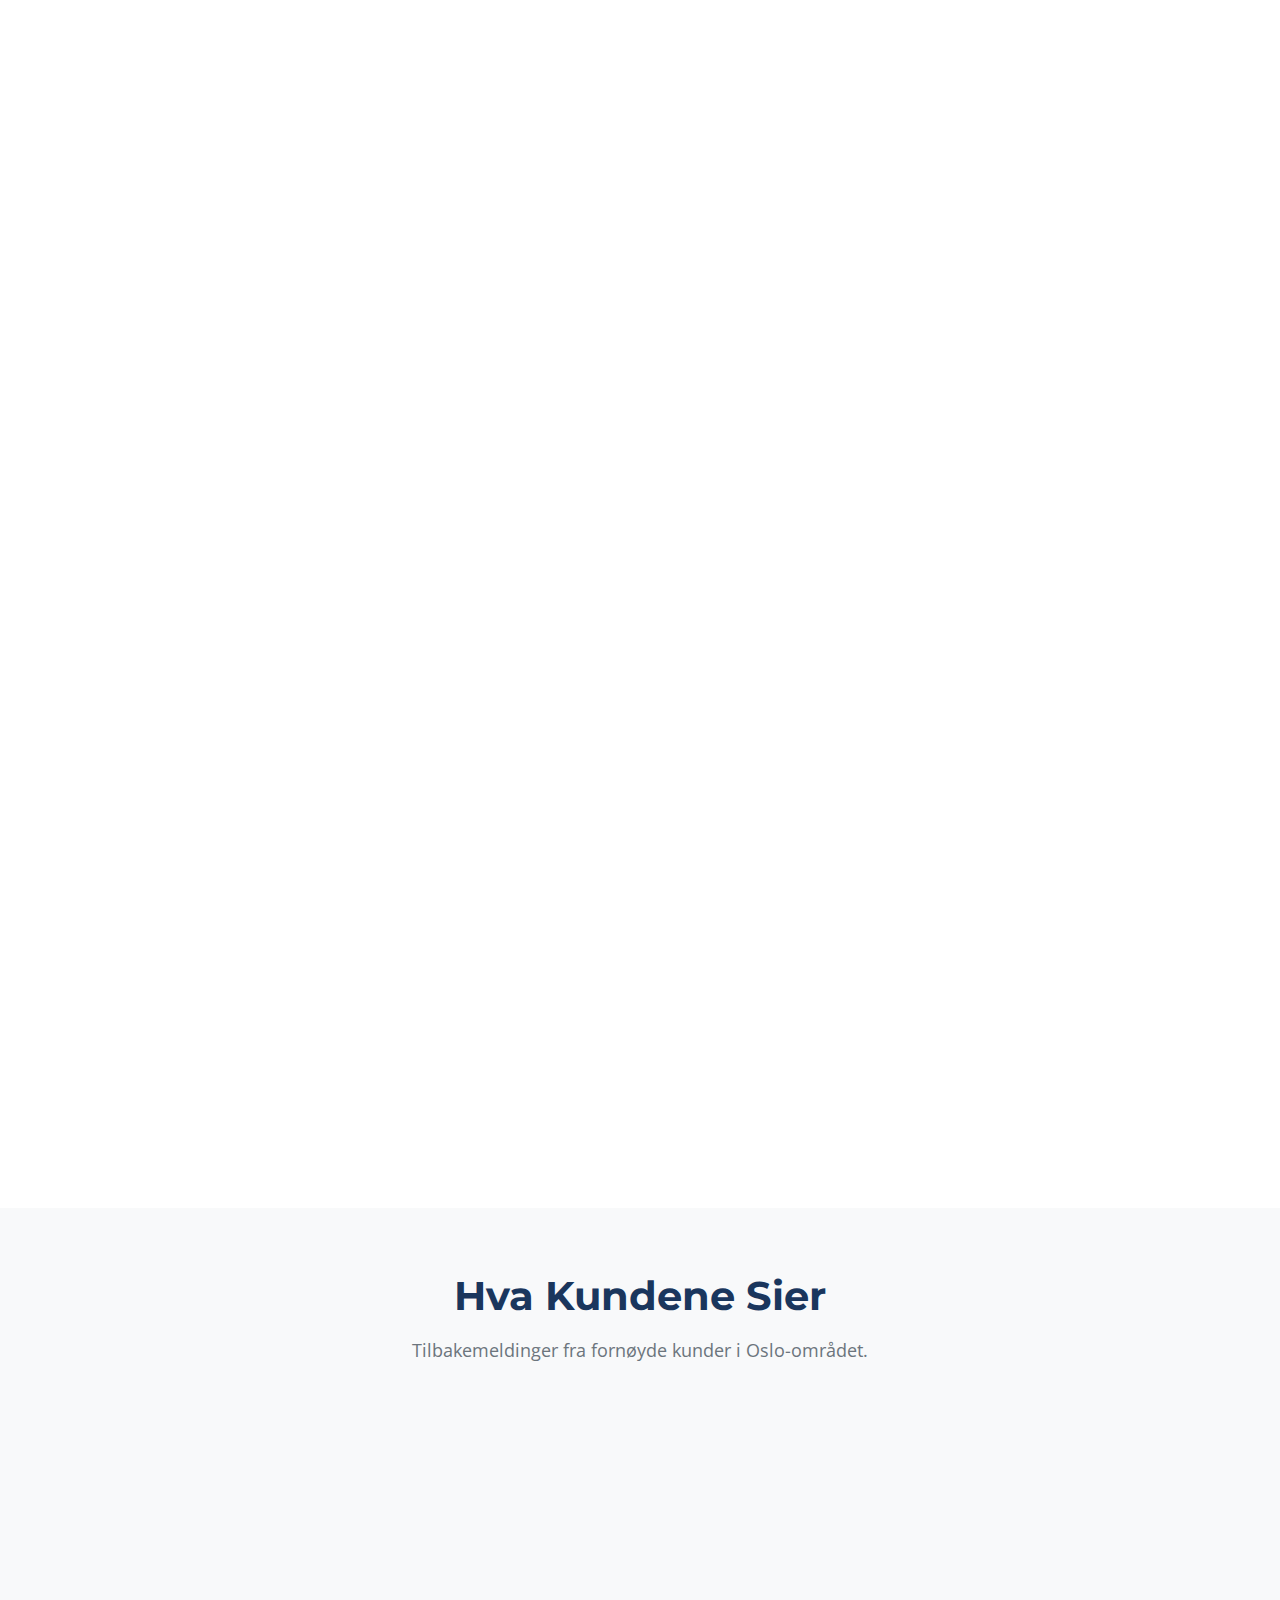
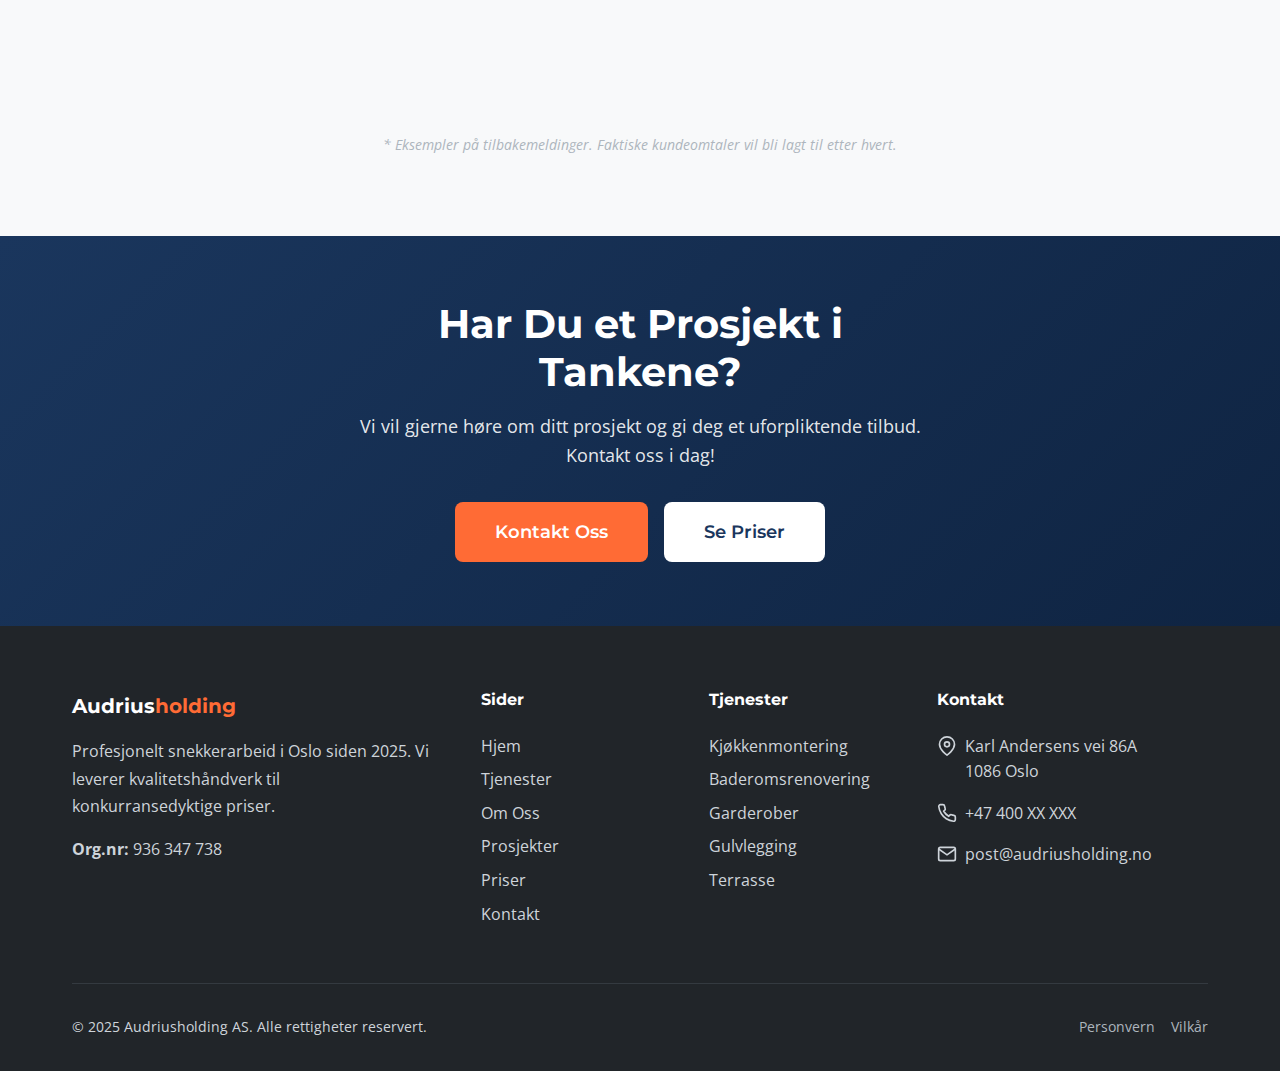
<file: prosjekter.html>
<!DOCTYPE html>
<html lang="nb-NO">
<head>
    <meta charset="UTF-8">
    <meta name="viewport" content="width=device-width, initial-scale=1.0">
    <meta http-equiv="X-UA-Compatible" content="IE=edge">

    <!-- SEO Meta Tags -->
    <title>Prosjekter | Snekkerarbeid i Oslo | Audriusholding AS</title>
    <meta name="description" content="Se eksempler på vårt snekkerarbeid i Oslo. Kjøkken, garderober, terrasser og mer. Bli inspirert av våre prosjekter!">
    <meta name="keywords" content="snekkerprosjekter oslo, kjøkkenmontering eksempler, garderobe oslo, terrasse prosjekt">
    <meta name="author" content="Audriusholding AS">
    <meta name="robots" content="index, follow">

    <!-- Open Graph / Facebook -->
    <meta property="og:type" content="website">
    <meta property="og:url" content="https://audriusholding.no/prosjekter.html">
    <meta property="og:title" content="Prosjekter | Audriusholding AS">
    <meta property="og:description" content="Se eksempler på vårt snekkerarbeid i Oslo. Kjøkken, garderober, terrasser og mer.">

    <!-- Canonical URL -->
    <link rel="canonical" href="https://audriusholding.no/prosjekter.html">

    <!-- Favicon -->
    <link rel="icon" type="image/svg+xml" href="images/favicon.svg">
    <link rel="apple-touch-icon" href="images/apple-touch-icon.png">

    <!-- Fonts -->
    <link rel="preconnect" href="https://fonts.googleapis.com">
    <link rel="preconnect" href="https://fonts.gstatic.com" crossorigin>
    <link href="https://fonts.googleapis.com/css2?family=Montserrat:wght@500;600;700&family=Open+Sans:wght@400;500;600&display=swap" rel="stylesheet">

    <!-- Stylesheet -->
    <link rel="stylesheet" href="css/style.css">
</head>
<body>
    <!-- Skip Link for Accessibility -->
    <a href="#main-content" class="skip-link">Hopp til hovedinnhold</a>

    <!-- Header -->
    <header class="header">
        <div class="container">
            <div class="header-inner">
                <a href="index.html" class="logo" aria-label="Audriusholding AS - Hjem">
                    <svg class="logo-icon" viewBox="0 0 48 48" fill="none" xmlns="http://www.w3.org/2000/svg">
                        <rect width="48" height="48" rx="8" fill="#1a365d"/>
                        <path d="M12 36V20L24 12L36 20V36H28V26H20V36H12Z" fill="#ff6b35"/>
                        <rect x="22" y="16" width="4" height="4" fill="white"/>
                    </svg>
                    <span class="logo-text">Audrius<span>holding</span></span>
                </a>

                <nav class="nav-desktop" aria-label="Hovednavigasjon">
                    <ul>
                        <li><a href="index.html">Hjem</a></li>
                        <li><a href="tjenester.html">Tjenester</a></li>
                        <li><a href="om-oss.html">Om Oss</a></li>
                        <li><a href="prosjekter.html" class="active">Prosjekter</a></li>
                        <li><a href="priser.html">Priser</a></li>
                        <li><a href="kontakt.html">Kontakt</a></li>
                    </ul>
                </nav>

                <div class="header-cta">
                    <a href="kontakt.html" class="btn btn-primary">Gratis Befaring</a>
                </div>

                <button class="nav-toggle" aria-label="Meny" aria-expanded="false" aria-controls="nav-mobile">
                    <span></span>
                    <span></span>
                    <span></span>
                </button>
            </div>
        </div>

        <!-- Mobile Navigation -->
        <nav class="nav-mobile" id="nav-mobile" aria-label="Mobilnavigasjon">
            <ul>
                <li><a href="index.html">Hjem</a></li>
                <li><a href="tjenester.html">Tjenester</a></li>
                <li><a href="om-oss.html">Om Oss</a></li>
                <li><a href="prosjekter.html" class="active">Prosjekter</a></li>
                <li><a href="priser.html">Priser</a></li>
                <li><a href="kontakt.html">Kontakt</a></li>
            </ul>
            <div class="nav-mobile-cta">
                <a href="kontakt.html" class="btn btn-primary">Gratis Befaring</a>
                <a href="tel:+47400XXXXX" class="btn btn-outline">Ring Oss</a>
            </div>
        </nav>
    </header>

    <main id="main-content">
        <!-- Page Header -->
        <section class="page-header">
            <div class="container">
                <nav class="breadcrumb" aria-label="Brødsmuler">
                    <a href="index.html">Hjem</a>
                    <span>/</span>
                    <span>Prosjekter</span>
                </nav>
                <h1>Våre Prosjekter</h1>
                <p>Se eksempler på arbeid vi har utført for fornøyde kunder i Oslo-området.</p>
            </div>
        </section>

        <!-- Portfolio Section -->
        <section style="padding: var(--spacing-3xl) 0;">
            <div class="container">
                <div class="portfolio-grid">
                    <!-- Project 1: Kitchen -->
                    <article class="project-card">
                        <div class="project-image">
                            <span class="project-category">Kjøkken</span>
                            <img src="images/project-kitchen.jpg" alt="Kjøkkenrenovering" loading="lazy">
                        </div>
                        <div class="project-content">
                            <h3>Kjøkkenrenovering</h3>
                            <p class="project-location">
                                <svg width="16" height="16" viewBox="0 0 24 24" fill="none" stroke="currentColor" stroke-width="2">
                                    <path d="M21 10c0 7-9 13-9 13s-9-6-9-13a9 9 0 0118 0z"/>
                                    <circle cx="12" cy="10" r="3"/>
                                </svg>
                                Tveita, Oslo
                            </p>
                            <p>Komplett IKEA-kjøkken montering med tilpasning av benkeplater i laminat. Installasjon av ny belysning under overskap og montering av alle hvitevarer. Prosjektet inkluderte også nye gulvlister og sparkling rundt vinduer.</p>
                        </div>
                    </article>

                    <!-- Project 2: Wardrobe -->
                    <article class="project-card">
                        <div class="project-image">
                            <span class="project-category">Garderobe</span>
                            <img src="images/project-wardrobe.jpg" alt="Walk-in Garderobe" loading="lazy">
                        </div>
                        <div class="project-content">
                            <h3>Walk-in Garderobe</h3>
                            <p class="project-location">
                                <svg width="16" height="16" viewBox="0 0 24 24" fill="none" stroke="currentColor" stroke-width="2">
                                    <path d="M21 10c0 7-9 13-9 13s-9-6-9-13a9 9 0 0118 0z"/>
                                    <circle cx="12" cy="10" r="3"/>
                                </svg>
                                Haugerud, Oslo
                            </p>
                            <p>Skreddersydd walk-in garderobe på 6 kvm med skyvedører i hvitt med speilfelt. Integrerte hyller, skostativ og klesstenger. LED-belysning aktiveres automatisk når dørene åpnes.</p>
                        </div>
                    </article>

                    <!-- Project 3: Bathroom -->
                    <article class="project-card">
                        <div class="project-image">
                            <span class="project-category">Bad</span>
                            <img src="images/project-bathroom.jpg" alt="Baderomsoppussing" loading="lazy">
                        </div>
                        <div class="project-content">
                            <h3>Baderomsoppussing</h3>
                            <p class="project-location">
                                <svg width="16" height="16" viewBox="0 0 24 24" fill="none" stroke="currentColor" stroke-width="2">
                                    <path d="M21 10c0 7-9 13-9 13s-9-6-9-13a9 9 0 0118 0z"/>
                                    <circle cx="12" cy="10" r="3"/>
                                </svg>
                                Grünerløkka, Oslo
                            </p>
                            <p>Totalrenovering av bad i leilighet fra 1920-tallet. Ny baderomsinnredning med dobbel servant, vegghengt toalett og moderne armatur. Samarbeid med rørlegger og flislegger for komplett løsning.</p>
                        </div>
                    </article>

                    <!-- Project 4: Deck -->
                    <article class="project-card">
                        <div class="project-image">
                            <span class="project-category">Terrasse</span>
                            <img src="images/project-terrace.jpg" alt="Terrasse med Pergola" loading="lazy">
                        </div>
                        <div class="project-content">
                            <h3>Terrasse med Pergola</h3>
                            <p class="project-location">
                                <svg width="16" height="16" viewBox="0 0 24 24" fill="none" stroke="currentColor" stroke-width="2">
                                    <path d="M21 10c0 7-9 13-9 13s-9-6-9-13a9 9 0 0118 0z"/>
                                    <circle cx="12" cy="10" r="3"/>
                                </svg>
                                Nordstrand, Oslo
                            </p>
                            <p>25 kvm terrasse i trykkimpregnert furu med integrerte blomsterkasser og benker. Pergola med seilduk for skygge. LED-belysning innfelt i rekkverket for stemningsfull kveldslys.</p>
                        </div>
                    </article>

                    <!-- Project 5: Flooring -->
                    <article class="project-card">
                        <div class="project-image">
                            <span class="project-category">Gulv</span>
                            <img src="images/project-flooring.jpg" alt="Parkettlegging" loading="lazy">
                        </div>
                        <div class="project-content">
                            <h3>Parkettlegging</h3>
                            <p class="project-location">
                                <svg width="16" height="16" viewBox="0 0 24 24" fill="none" stroke="currentColor" stroke-width="2">
                                    <path d="M21 10c0 7-9 13-9 13s-9-6-9-13a9 9 0 0118 0z"/>
                                    <circle cx="12" cy="10" r="3"/>
                                </svg>
                                Alna, Oslo
                            </p>
                            <p>Legging av 85 kvm eikeparkett i 3-roms leilighet. Inkluderte fjerning av gammelt vinylgulv, utjevning av undergulv og montering av nye fotlister i hvitmalt eik.</p>
                        </div>
                    </article>

                    <!-- Project 6: Door Installation -->
                    <article class="project-card">
                        <div class="project-image">
                            <span class="project-category">Dører</span>
                            <img src="images/project-doors.jpg" alt="Dørbytte" loading="lazy">
                        </div>
                        <div class="project-content">
                            <h3>Dørbytte i Enebolig</h3>
                            <p class="project-location">
                                <svg width="16" height="16" viewBox="0 0 24 24" fill="none" stroke="currentColor" stroke-width="2">
                                    <path d="M21 10c0 7-9 13-9 13s-9-6-9-13a9 9 0 0118 0z"/>
                                    <circle cx="12" cy="10" r="3"/>
                                </svg>
                                Bjerke, Oslo
                            </p>
                            <p>Utskifting av 8 innerdører i enebolig. Nye hvite kompaktdører med moderne beslag. Inkluderte justering av karmer og montering av nye listverk rundt alle dører.</p>
                        </div>
                    </article>

                    <!-- Project 7: Built-in Shelving -->
                    <article class="project-card">
                        <div class="project-image">
                            <span class="project-category">Innredning</span>
                            <img src="images/project-bookshelf.jpg" alt="Innebygd Bokhylle" loading="lazy">
                        </div>
                        <div class="project-content">
                            <h3>Innebygd Bokhylle</h3>
                            <p class="project-location">
                                <svg width="16" height="16" viewBox="0 0 24 24" fill="none" stroke="currentColor" stroke-width="2">
                                    <path d="M21 10c0 7-9 13-9 13s-9-6-9-13a9 9 0 0118 0z"/>
                                    <circle cx="12" cy="10" r="3"/>
                                </svg>
                                Sentrum, Oslo
                            </p>
                            <p>Skreddersydd bokhylle fra gulv til tak i stue. Hvitmalt MDF med justerbare hyller. Integrert skap nederst med push-to-open mekanisme for oppbevaring av spill og medier.</p>
                        </div>
                    </article>

                    <!-- Project 8: Renovation -->
                    <article class="project-card">
                        <div class="project-image">
                            <span class="project-category">Oppussing</span>
                            <img src="images/project-apartment.jpg" alt="Leilighetsoppussing" loading="lazy">
                        </div>
                        <div class="project-content">
                            <h3>Leilighetsoppussing</h3>
                            <p class="project-location">
                                <svg width="16" height="16" viewBox="0 0 24 24" fill="none" stroke="currentColor" stroke-width="2">
                                    <path d="M21 10c0 7-9 13-9 13s-9-6-9-13a9 9 0 0118 0z"/>
                                    <circle cx="12" cy="10" r="3"/>
                                </svg>
                                Grorud, Oslo
                            </p>
                            <p>Total oppussing av 2-roms leilighet før innflytting. Inkluderte nytt kjøkken, nye dører, gulvlegging og garderobe på soverom. Koordinering med elektriker og maler for komplett resultat.</p>
                        </div>
                    </article>
                </div>

            </div>
        </section>

        <!-- Testimonials Section -->
        <section class="testimonials-section">
            <div class="container">
                <div class="section-header">
                    <h2>Hva Kundene Sier</h2>
                    <p>Tilbakemeldinger fra fornøyde kunder i Oslo-området.</p>
                </div>

                <div class="testimonials-grid">
                    <div class="testimonial-card">
                        <p class="testimonial-quote">Veldig fornøyd med kjøkkenet! Audrius var profesjonell og ryddig gjennom hele prosjektet. Alt ble levert til avtalt tid og pris. Anbefales!</p>
                        <div class="testimonial-author">
                            <div class="author-avatar">M</div>
                            <div class="author-info">
                                <h4>Maria K.</h4>
                                <p>Alna, Oslo</p>
                            </div>
                        </div>
                    </div>

                    <div class="testimonial-card">
                        <p class="testimonial-quote">God kommunikasjon og fin pris på garderobeløsningen vår. Resultatet ble akkurat som vi ønsket. Kommer definitivt til å bruke Audriusholding igjen!</p>
                        <div class="testimonial-author">
                            <div class="author-avatar">E</div>
                            <div class="author-info">
                                <h4>Erik S.</h4>
                                <p>Bjerke, Oslo</p>
                            </div>
                        </div>
                    </div>

                    <div class="testimonial-card">
                        <p class="testimonial-quote">Flott garderobe som utnytter plassen perfekt. Audrius tok seg tid til å forstå hva vi trengte og kom med gode forslag. Svært fornøyd kunde her!</p>
                        <div class="testimonial-author">
                            <div class="author-avatar">A</div>
                            <div class="author-info">
                                <h4>Ahmed N.</h4>
                                <p>Grorud, Oslo</p>
                            </div>
                        </div>
                    </div>
                </div>

                <!-- Note about testimonials -->
                <div style="text-align: center; margin-top: var(--spacing-xl);">
                    <p style="color: var(--color-gray-500); font-size: 0.875rem; font-style: italic;">
                        * Eksempler på tilbakemeldinger. Faktiske kundeomtaler vil bli lagt til etter hvert.
                    </p>
                </div>
            </div>
        </section>

        <!-- CTA Section -->
        <section class="cta-section">
            <div class="container">
                <div class="cta-content">
                    <h2>Har Du et Prosjekt i Tankene?</h2>
                    <p>Vi vil gjerne høre om ditt prosjekt og gi deg et uforpliktende tilbud. Kontakt oss i dag!</p>
                    <div class="cta-buttons">
                        <a href="kontakt.html" class="btn btn-primary btn-lg">Kontakt Oss</a>
                        <a href="priser.html" class="btn btn-white btn-lg">Se Priser</a>
                    </div>
                </div>
            </div>
        </section>
    </main>

    <!-- Footer -->
    <footer class="footer">
        <div class="container">
            <div class="footer-grid">
                <div class="footer-brand">
                    <a href="index.html" class="logo">
                        <span class="logo-text">Audrius<span>holding</span></span>
                    </a>
                    <p>Profesjonelt snekkerarbeid i Oslo siden 2025. Vi leverer kvalitetshåndverk til konkurransedyktige priser.</p>
                    <p style="margin-top: 1rem;"><strong>Org.nr:</strong> 936 347 738</p>
                </div>

                <div class="footer-nav">
                    <h4>Sider</h4>
                    <ul class="footer-links">
                        <li><a href="index.html">Hjem</a></li>
                        <li><a href="tjenester.html">Tjenester</a></li>
                        <li><a href="om-oss.html">Om Oss</a></li>
                        <li><a href="prosjekter.html">Prosjekter</a></li>
                        <li><a href="priser.html">Priser</a></li>
                        <li><a href="kontakt.html">Kontakt</a></li>
                    </ul>
                </div>

                <div class="footer-services">
                    <h4>Tjenester</h4>
                    <ul class="footer-links">
                        <li><a href="tjenester.html#kjokken">Kjøkkenmontering</a></li>
                        <li><a href="tjenester.html#bad">Baderomsrenovering</a></li>
                        <li><a href="tjenester.html#garderobe">Garderober</a></li>
                        <li><a href="tjenester.html#gulv">Gulvlegging</a></li>
                        <li><a href="tjenester.html#terrasse">Terrasse</a></li>
                    </ul>
                </div>

                <div class="footer-contact-info">
                    <h4>Kontakt</h4>
                    <ul class="footer-contact">
                        <li>
                            <svg width="20" height="20" viewBox="0 0 24 24" fill="none" stroke="currentColor" stroke-width="2">
                                <path d="M21 10c0 7-9 13-9 13s-9-6-9-13a9 9 0 0118 0z"/>
                                <circle cx="12" cy="10" r="3"/>
                            </svg>
                            <span>Karl Andersens vei 86A<br>1086 Oslo</span>
                        </li>
                        <li>
                            <svg width="20" height="20" viewBox="0 0 24 24" fill="none" stroke="currentColor" stroke-width="2">
                                <path d="M22 16.92v3a2 2 0 01-2.18 2 19.79 19.79 0 01-8.63-3.07 19.5 19.5 0 01-6-6 19.79 19.79 0 01-3.07-8.67A2 2 0 014.11 2h3a2 2 0 012 1.72 12.84 12.84 0 00.7 2.81 2 2 0 01-.45 2.11L8.09 9.91a16 16 0 006 6l1.27-1.27a2 2 0 012.11-.45 12.84 12.84 0 002.81.7A2 2 0 0122 16.92z"/>
                            </svg>
                            <a href="tel:+47400XXXXX">+47 400 XX XXX</a>
                        </li>
                        <li>
                            <svg width="20" height="20" viewBox="0 0 24 24" fill="none" stroke="currentColor" stroke-width="2">
                                <path d="M4 4h16c1.1 0 2 .9 2 2v12c0 1.1-.9 2-2 2H4c-1.1 0-2-.9-2-2V6c0-1.1.9-2 2-2z"/>
                                <polyline points="22,6 12,13 2,6"/>
                            </svg>
                            <a href="mailto:post@audriusholding.no">post@audriusholding.no</a>
                        </li>
                    </ul>
                </div>
            </div>

            <div class="footer-bottom">
                <p>&copy; 2025 Audriusholding AS. Alle rettigheter reservert.</p>
                <div class="footer-legal">
                    <a href="#">Personvern</a>
                    <a href="#">Vilkår</a>
                </div>
            </div>
        </div>
    </footer>

    <!-- JavaScript -->
    <script src="js/main.js"></script>
</body>
</html>
</file>
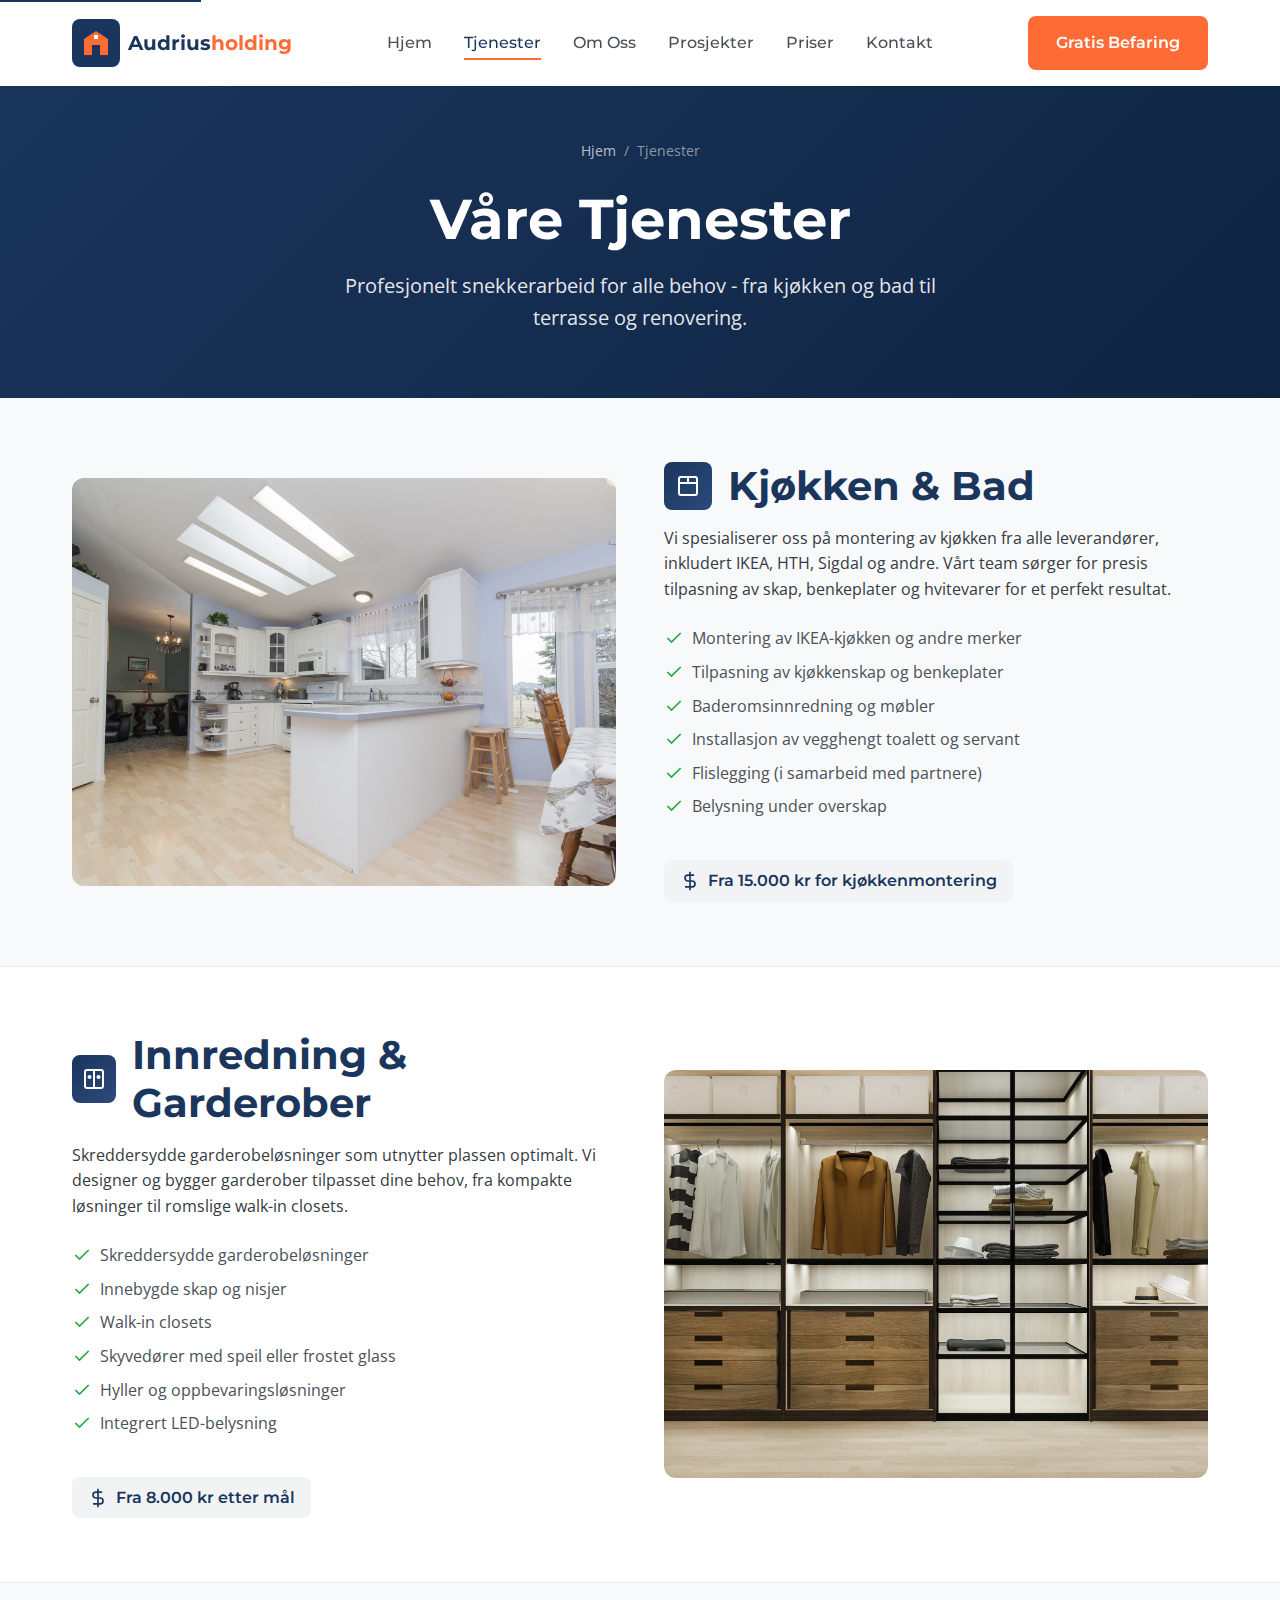
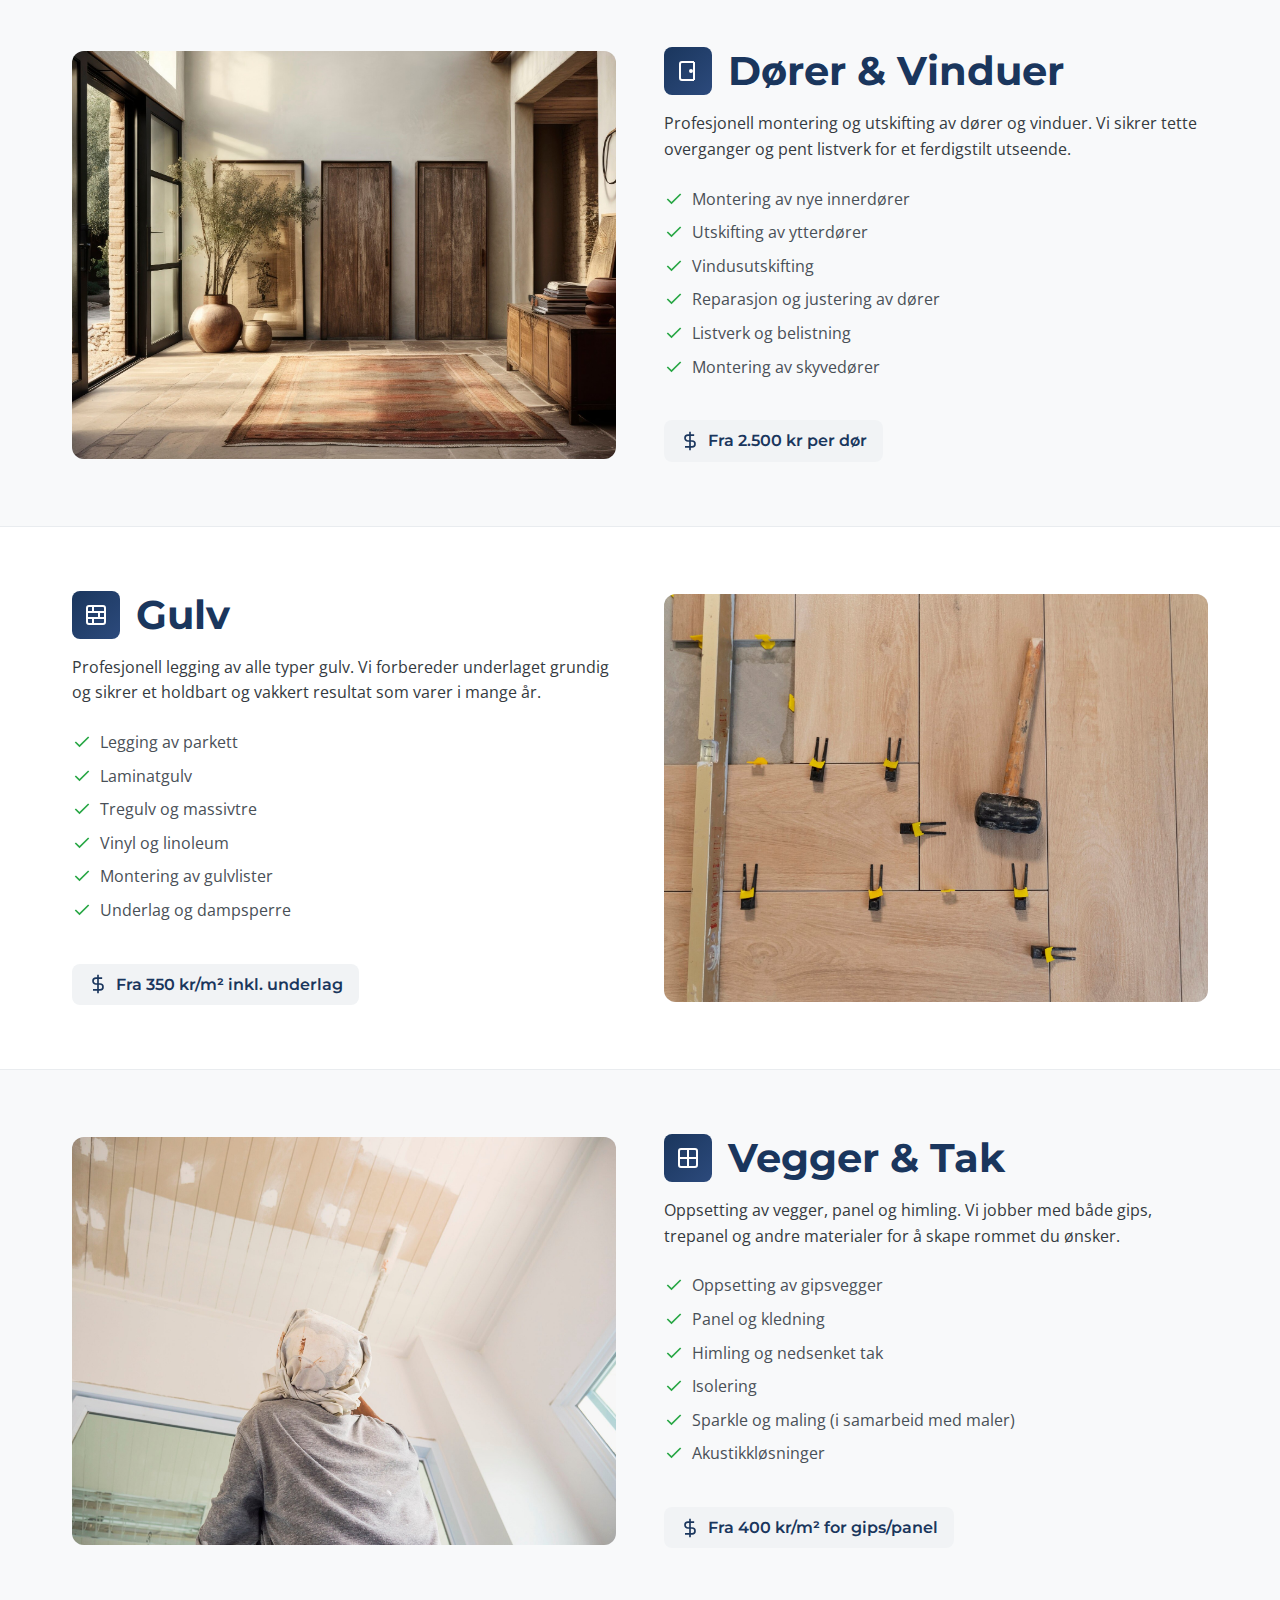
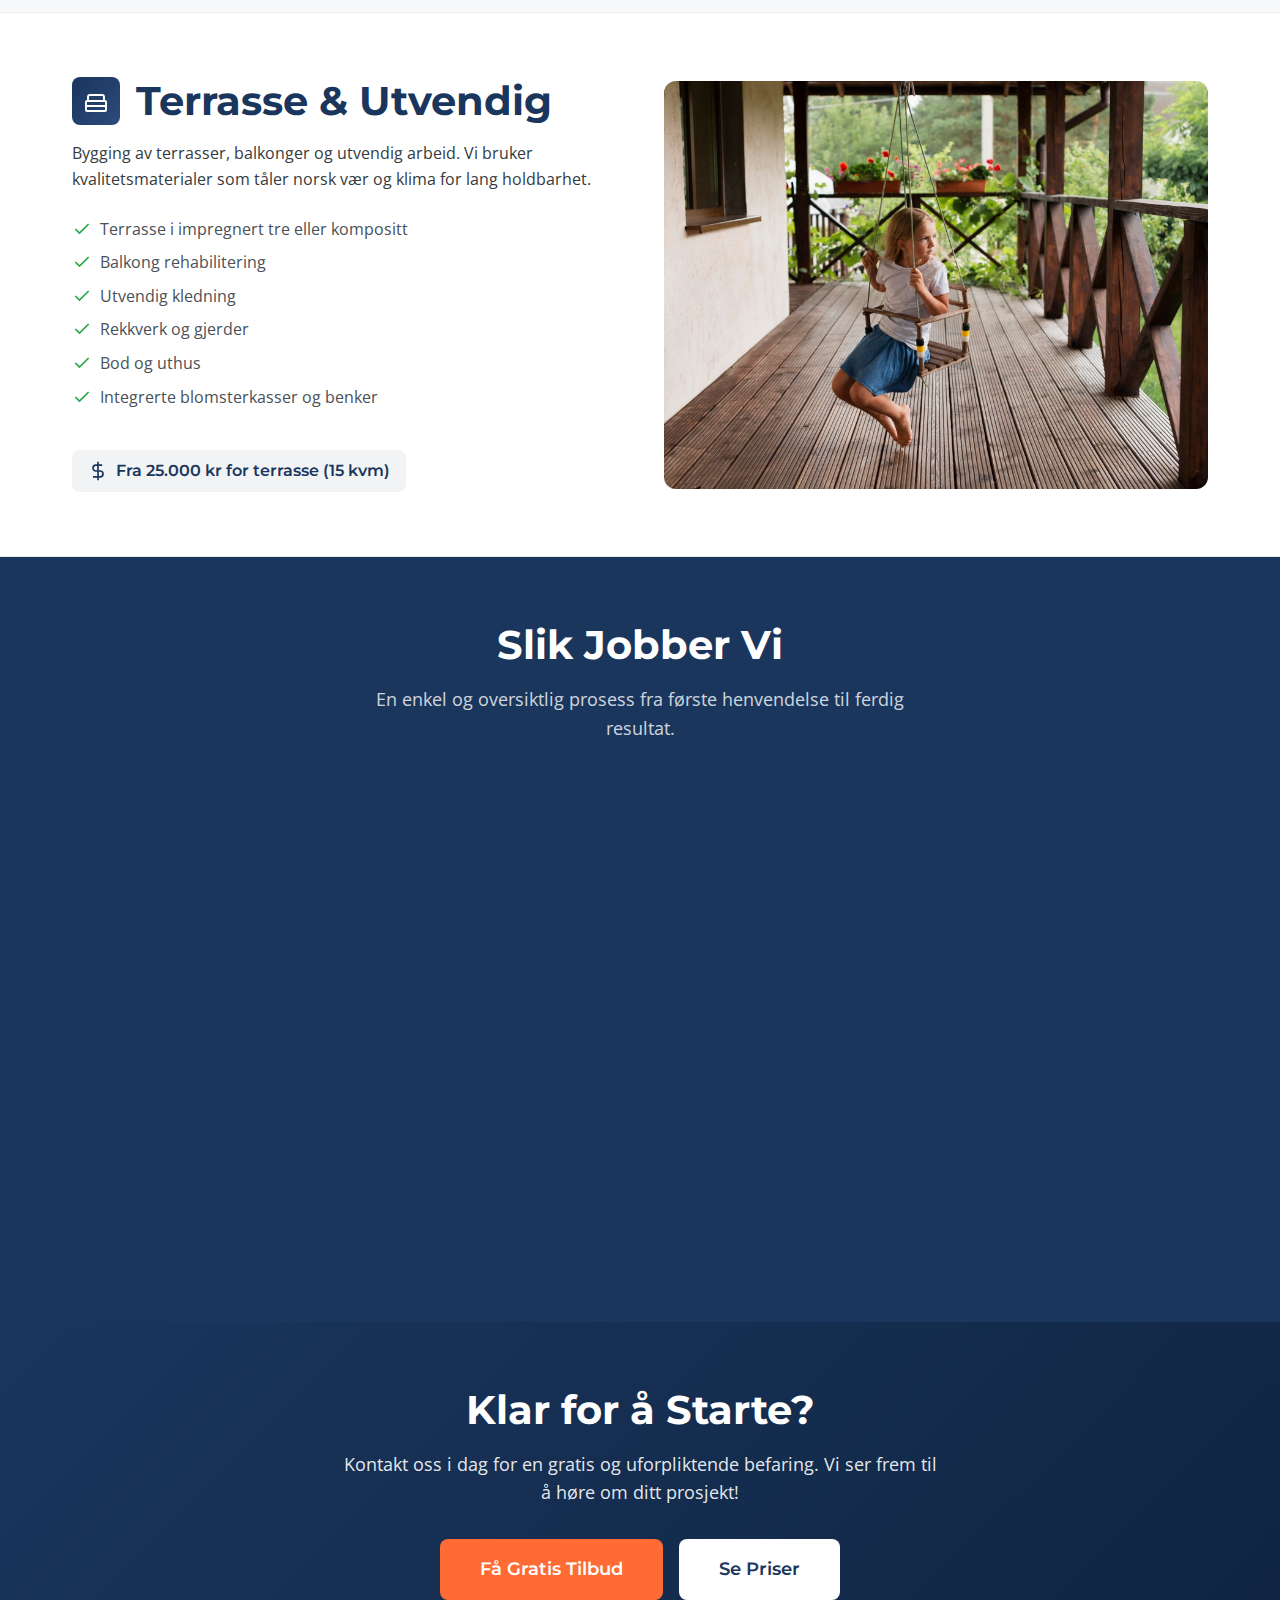
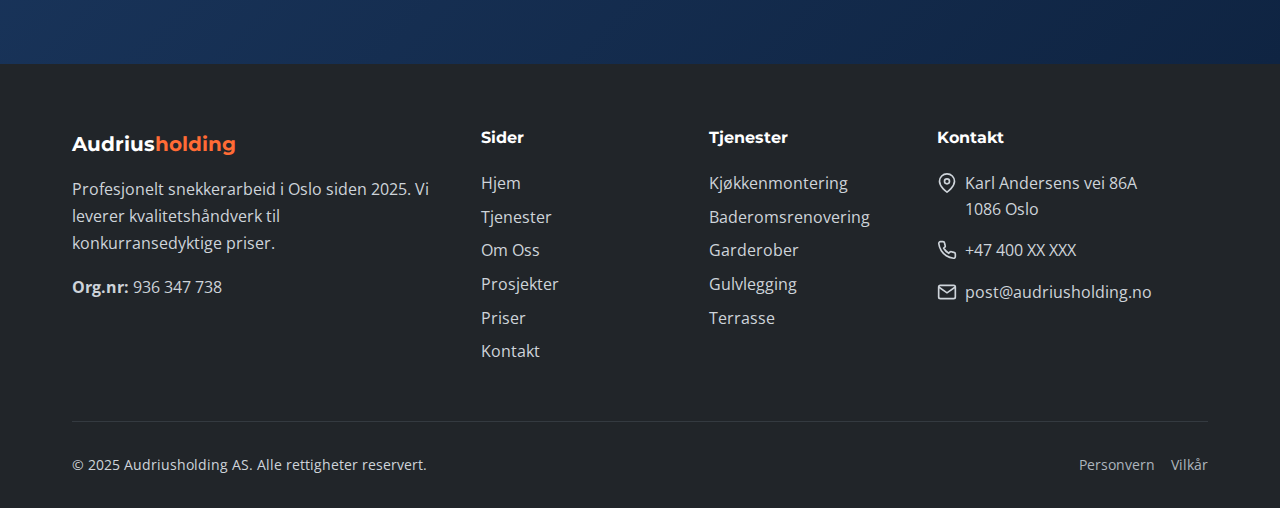
<file: tjenester.html>
<!DOCTYPE html>
<html lang="nb-NO">
<head>
    <meta charset="UTF-8">
    <meta name="viewport" content="width=device-width, initial-scale=1.0">
    <meta http-equiv="X-UA-Compatible" content="IE=edge">

    <!-- SEO Meta Tags -->
    <title>Snekkertjenester Oslo | Kjøkken, Bad, Garderober | Audriusholding AS</title>
    <meta name="description" content="Komplett oversikt over våre snekkertjenester i Oslo. Kjøkkenmontering, baderomsrenovering, garderober, gulv og mer. Konkurransedyktige priser.">
    <meta name="keywords" content="snekkertjenester oslo, kjøkkenmontering, baderomsrenovering, garderober oslo, gulvlegging, terrasse oslo">
    <meta name="author" content="Audriusholding AS">
    <meta name="robots" content="index, follow">

    <!-- Open Graph / Facebook -->
    <meta property="og:type" content="website">
    <meta property="og:url" content="https://audriusholding.no/tjenester.html">
    <meta property="og:title" content="Snekkertjenester Oslo | Audriusholding AS">
    <meta property="og:description" content="Komplett oversikt over våre snekkertjenester i Oslo. Kjøkkenmontering, baderomsrenovering, garderober og mer.">

    <!-- Canonical URL -->
    <link rel="canonical" href="https://audriusholding.no/tjenester.html">

    <!-- Favicon -->
    <link rel="icon" type="image/svg+xml" href="images/favicon.svg">
    <link rel="apple-touch-icon" href="images/apple-touch-icon.png">

    <!-- Fonts -->
    <link rel="preconnect" href="https://fonts.googleapis.com">
    <link rel="preconnect" href="https://fonts.gstatic.com" crossorigin>
    <link href="https://fonts.googleapis.com/css2?family=Montserrat:wght@500;600;700&family=Open+Sans:wght@400;500;600&display=swap" rel="stylesheet">

    <!-- Stylesheet -->
    <link rel="stylesheet" href="css/style.css">
</head>
<body>
    <!-- Skip Link for Accessibility -->
    <a href="#main-content" class="skip-link">Hopp til hovedinnhold</a>

    <!-- Header -->
    <header class="header">
        <div class="container">
            <div class="header-inner">
                <a href="index.html" class="logo" aria-label="Audriusholding AS - Hjem">
                    <svg class="logo-icon" viewBox="0 0 48 48" fill="none" xmlns="http://www.w3.org/2000/svg">
                        <rect width="48" height="48" rx="8" fill="#1a365d"/>
                        <path d="M12 36V20L24 12L36 20V36H28V26H20V36H12Z" fill="#ff6b35"/>
                        <rect x="22" y="16" width="4" height="4" fill="white"/>
                    </svg>
                    <span class="logo-text">Audrius<span>holding</span></span>
                </a>

                <nav class="nav-desktop" aria-label="Hovednavigasjon">
                    <ul>
                        <li><a href="index.html">Hjem</a></li>
                        <li><a href="tjenester.html" class="active">Tjenester</a></li>
                        <li><a href="om-oss.html">Om Oss</a></li>
                        <li><a href="prosjekter.html">Prosjekter</a></li>
                        <li><a href="priser.html">Priser</a></li>
                        <li><a href="kontakt.html">Kontakt</a></li>
                    </ul>
                </nav>

                <div class="header-cta">
                    <a href="kontakt.html" class="btn btn-primary">Gratis Befaring</a>
                </div>

                <button class="nav-toggle" aria-label="Meny" aria-expanded="false" aria-controls="nav-mobile">
                    <span></span>
                    <span></span>
                    <span></span>
                </button>
            </div>
        </div>

        <!-- Mobile Navigation -->
        <nav class="nav-mobile" id="nav-mobile" aria-label="Mobilnavigasjon">
            <ul>
                <li><a href="index.html">Hjem</a></li>
                <li><a href="tjenester.html" class="active">Tjenester</a></li>
                <li><a href="om-oss.html">Om Oss</a></li>
                <li><a href="prosjekter.html">Prosjekter</a></li>
                <li><a href="priser.html">Priser</a></li>
                <li><a href="kontakt.html">Kontakt</a></li>
            </ul>
            <div class="nav-mobile-cta">
                <a href="kontakt.html" class="btn btn-primary">Gratis Befaring</a>
                <a href="tel:+47400XXXXX" class="btn btn-outline">Ring Oss</a>
            </div>
        </nav>
    </header>

    <main id="main-content">
        <!-- Page Header -->
        <section class="page-header">
            <div class="container">
                <nav class="breadcrumb" aria-label="Brødsmuler">
                    <a href="index.html">Hjem</a>
                    <span>/</span>
                    <span>Tjenester</span>
                </nav>
                <h1>Våre Tjenester</h1>
                <p>Profesjonelt snekkerarbeid for alle behov - fra kjøkken og bad til terrasse og renovering.</p>
            </div>
        </section>

        <!-- Kitchen & Bathroom -->
        <section class="service-detail" id="kjokken">
            <div class="container">
                <div class="service-detail-grid">
                    <div class="service-detail-content">
                        <h2>
                            <span class="service-icon">
                                <svg width="24" height="24" viewBox="0 0 24 24" fill="none" stroke="currentColor" stroke-width="2">
                                    <path d="M3 9h18v10a2 2 0 01-2 2H5a2 2 0 01-2-2V9z"/>
                                    <path d="M3 9V5a2 2 0 012-2h14a2 2 0 012 2v4"/>
                                    <line x1="12" y1="3" x2="12" y2="9"/>
                                </svg>
                            </span>
                            Kjøkken & Bad
                        </h2>
                        <p>Vi spesialiserer oss på montering av kjøkken fra alle leverandører, inkludert IKEA, HTH, Sigdal og andre. Vårt team sørger for presis tilpasning av skap, benkeplater og hvitevarer for et perfekt resultat.</p>

                        <ul class="service-list">
                            <li>
                                <svg width="20" height="20" viewBox="0 0 24 24" fill="none" stroke="currentColor" stroke-width="2"><polyline points="20 6 9 17 4 12"/></svg>
                                Montering av IKEA-kjøkken og andre merker
                            </li>
                            <li>
                                <svg width="20" height="20" viewBox="0 0 24 24" fill="none" stroke="currentColor" stroke-width="2"><polyline points="20 6 9 17 4 12"/></svg>
                                Tilpasning av kjøkkenskap og benkeplater
                            </li>
                            <li>
                                <svg width="20" height="20" viewBox="0 0 24 24" fill="none" stroke="currentColor" stroke-width="2"><polyline points="20 6 9 17 4 12"/></svg>
                                Baderomsinnredning og møbler
                            </li>
                            <li>
                                <svg width="20" height="20" viewBox="0 0 24 24" fill="none" stroke="currentColor" stroke-width="2"><polyline points="20 6 9 17 4 12"/></svg>
                                Installasjon av vegghengt toalett og servant
                            </li>
                            <li>
                                <svg width="20" height="20" viewBox="0 0 24 24" fill="none" stroke="currentColor" stroke-width="2"><polyline points="20 6 9 17 4 12"/></svg>
                                Flislegging (i samarbeid med partnere)
                            </li>
                            <li>
                                <svg width="20" height="20" viewBox="0 0 24 24" fill="none" stroke="currentColor" stroke-width="2"><polyline points="20 6 9 17 4 12"/></svg>
                                Belysning under overskap
                            </li>
                        </ul>

                        <div class="service-price">
                            <svg width="20" height="20" viewBox="0 0 24 24" fill="none" stroke="currentColor" stroke-width="2">
                                <line x1="12" y1="1" x2="12" y2="23"/>
                                <path d="M17 5H9.5a3.5 3.5 0 000 7h5a3.5 3.5 0 010 7H6"/>
                            </svg>
                            Fra 15.000 kr for kjøkkenmontering
                        </div>
                    </div>
                    <div class="service-image">
                        <img src="images/service-kitchen.jpg" alt="Moderne kjøkken interiør" loading="lazy">
                    </div>
                </div>
            </div>
        </section>

        <!-- Wardrobes -->
        <section class="service-detail" id="garderobe">
            <div class="container">
                <div class="service-detail-grid">
                    <div class="service-detail-content">
                        <h2>
                            <span class="service-icon">
                                <svg width="24" height="24" viewBox="0 0 24 24" fill="none" stroke="currentColor" stroke-width="2">
                                    <rect x="3" y="3" width="18" height="18" rx="2"/>
                                    <line x1="12" y1="3" x2="12" y2="21"/>
                                    <circle cx="7.5" cy="10" r="1"/>
                                    <circle cx="16.5" cy="10" r="1"/>
                                </svg>
                            </span>
                            Innredning & Garderober
                        </h2>
                        <p>Skreddersydde garderobeløsninger som utnytter plassen optimalt. Vi designer og bygger garderober tilpasset dine behov, fra kompakte løsninger til romslige walk-in closets.</p>

                        <ul class="service-list">
                            <li>
                                <svg width="20" height="20" viewBox="0 0 24 24" fill="none" stroke="currentColor" stroke-width="2"><polyline points="20 6 9 17 4 12"/></svg>
                                Skreddersydde garderobeløsninger
                            </li>
                            <li>
                                <svg width="20" height="20" viewBox="0 0 24 24" fill="none" stroke="currentColor" stroke-width="2"><polyline points="20 6 9 17 4 12"/></svg>
                                Innebygde skap og nisjer
                            </li>
                            <li>
                                <svg width="20" height="20" viewBox="0 0 24 24" fill="none" stroke="currentColor" stroke-width="2"><polyline points="20 6 9 17 4 12"/></svg>
                                Walk-in closets
                            </li>
                            <li>
                                <svg width="20" height="20" viewBox="0 0 24 24" fill="none" stroke="currentColor" stroke-width="2"><polyline points="20 6 9 17 4 12"/></svg>
                                Skyvedører med speil eller frostet glass
                            </li>
                            <li>
                                <svg width="20" height="20" viewBox="0 0 24 24" fill="none" stroke="currentColor" stroke-width="2"><polyline points="20 6 9 17 4 12"/></svg>
                                Hyller og oppbevaringsløsninger
                            </li>
                            <li>
                                <svg width="20" height="20" viewBox="0 0 24 24" fill="none" stroke="currentColor" stroke-width="2"><polyline points="20 6 9 17 4 12"/></svg>
                                Integrert LED-belysning
                            </li>
                        </ul>

                        <div class="service-price">
                            <svg width="20" height="20" viewBox="0 0 24 24" fill="none" stroke="currentColor" stroke-width="2">
                                <line x1="12" y1="1" x2="12" y2="23"/>
                                <path d="M17 5H9.5a3.5 3.5 0 000 7h5a3.5 3.5 0 010 7H6"/>
                            </svg>
                            Fra 8.000 kr etter mål
                        </div>
                    </div>
                    <div class="service-image">
                        <img src="images/service-wardrobe.jpg" alt="Walk-in garderobe interiør" loading="lazy">
                    </div>
                </div>
            </div>
        </section>

        <!-- Doors & Windows -->
        <section class="service-detail" id="dorer">
            <div class="container">
                <div class="service-detail-grid">
                    <div class="service-detail-content">
                        <h2>
                            <span class="service-icon">
                                <svg width="24" height="24" viewBox="0 0 24 24" fill="none" stroke="currentColor" stroke-width="2">
                                    <path d="M18 3H6a2 2 0 00-2 2v14a2 2 0 002 2h12"/>
                                    <path d="M18 3v18"/>
                                    <circle cx="15" cy="12" r="1"/>
                                </svg>
                            </span>
                            Dører & Vinduer
                        </h2>
                        <p>Profesjonell montering og utskifting av dører og vinduer. Vi sikrer tette overganger og pent listverk for et ferdigstilt utseende.</p>

                        <ul class="service-list">
                            <li>
                                <svg width="20" height="20" viewBox="0 0 24 24" fill="none" stroke="currentColor" stroke-width="2"><polyline points="20 6 9 17 4 12"/></svg>
                                Montering av nye innerdører
                            </li>
                            <li>
                                <svg width="20" height="20" viewBox="0 0 24 24" fill="none" stroke="currentColor" stroke-width="2"><polyline points="20 6 9 17 4 12"/></svg>
                                Utskifting av ytterdører
                            </li>
                            <li>
                                <svg width="20" height="20" viewBox="0 0 24 24" fill="none" stroke="currentColor" stroke-width="2"><polyline points="20 6 9 17 4 12"/></svg>
                                Vindusutskifting
                            </li>
                            <li>
                                <svg width="20" height="20" viewBox="0 0 24 24" fill="none" stroke="currentColor" stroke-width="2"><polyline points="20 6 9 17 4 12"/></svg>
                                Reparasjon og justering av dører
                            </li>
                            <li>
                                <svg width="20" height="20" viewBox="0 0 24 24" fill="none" stroke="currentColor" stroke-width="2"><polyline points="20 6 9 17 4 12"/></svg>
                                Listverk og belistning
                            </li>
                            <li>
                                <svg width="20" height="20" viewBox="0 0 24 24" fill="none" stroke="currentColor" stroke-width="2"><polyline points="20 6 9 17 4 12"/></svg>
                                Montering av skyvedører
                            </li>
                        </ul>

                        <div class="service-price">
                            <svg width="20" height="20" viewBox="0 0 24 24" fill="none" stroke="currentColor" stroke-width="2">
                                <line x1="12" y1="1" x2="12" y2="23"/>
                                <path d="M17 5H9.5a3.5 3.5 0 000 7h5a3.5 3.5 0 010 7H6"/>
                            </svg>
                            Fra 2.500 kr per dør
                        </div>
                    </div>
                    <div class="service-image">
                        <img src="images/service-doors.jpg" alt="Moderne innerdør" loading="lazy">
                    </div>
                </div>
            </div>
        </section>

        <!-- Flooring -->
        <section class="service-detail" id="gulv">
            <div class="container">
                <div class="service-detail-grid">
                    <div class="service-detail-content">
                        <h2>
                            <span class="service-icon">
                                <svg width="24" height="24" viewBox="0 0 24 24" fill="none" stroke="currentColor" stroke-width="2">
                                    <rect x="3" y="3" width="18" height="18" rx="2"/>
                                    <line x1="3" y1="9" x2="21" y2="9"/>
                                    <line x1="3" y1="15" x2="21" y2="15"/>
                                    <line x1="9" y1="3" x2="9" y2="9"/>
                                    <line x1="15" y1="9" x2="15" y2="15"/>
                                    <line x1="9" y1="15" x2="9" y2="21"/>
                                </svg>
                            </span>
                            Gulv
                        </h2>
                        <p>Profesjonell legging av alle typer gulv. Vi forbereder underlaget grundig og sikrer et holdbart og vakkert resultat som varer i mange år.</p>

                        <ul class="service-list">
                            <li>
                                <svg width="20" height="20" viewBox="0 0 24 24" fill="none" stroke="currentColor" stroke-width="2"><polyline points="20 6 9 17 4 12"/></svg>
                                Legging av parkett
                            </li>
                            <li>
                                <svg width="20" height="20" viewBox="0 0 24 24" fill="none" stroke="currentColor" stroke-width="2"><polyline points="20 6 9 17 4 12"/></svg>
                                Laminatgulv
                            </li>
                            <li>
                                <svg width="20" height="20" viewBox="0 0 24 24" fill="none" stroke="currentColor" stroke-width="2"><polyline points="20 6 9 17 4 12"/></svg>
                                Tregulv og massivtre
                            </li>
                            <li>
                                <svg width="20" height="20" viewBox="0 0 24 24" fill="none" stroke="currentColor" stroke-width="2"><polyline points="20 6 9 17 4 12"/></svg>
                                Vinyl og linoleum
                            </li>
                            <li>
                                <svg width="20" height="20" viewBox="0 0 24 24" fill="none" stroke="currentColor" stroke-width="2"><polyline points="20 6 9 17 4 12"/></svg>
                                Montering av gulvlister
                            </li>
                            <li>
                                <svg width="20" height="20" viewBox="0 0 24 24" fill="none" stroke="currentColor" stroke-width="2"><polyline points="20 6 9 17 4 12"/></svg>
                                Underlag og dampsperre
                            </li>
                        </ul>

                        <div class="service-price">
                            <svg width="20" height="20" viewBox="0 0 24 24" fill="none" stroke="currentColor" stroke-width="2">
                                <line x1="12" y1="1" x2="12" y2="23"/>
                                <path d="M17 5H9.5a3.5 3.5 0 000 7h5a3.5 3.5 0 010 7H6"/>
                            </svg>
                            Fra 350 kr/m² inkl. underlag
                        </div>
                    </div>
                    <div class="service-image">
                        <img src="images/service-flooring.jpg" alt="Parkett gulvlegging" loading="lazy">
                    </div>
                </div>
            </div>
        </section>

        <!-- Walls & Ceiling -->
        <section class="service-detail" id="vegger">
            <div class="container">
                <div class="service-detail-grid">
                    <div class="service-detail-content">
                        <h2>
                            <span class="service-icon">
                                <svg width="24" height="24" viewBox="0 0 24 24" fill="none" stroke="currentColor" stroke-width="2">
                                    <rect x="3" y="3" width="18" height="18" rx="2"/>
                                    <line x1="3" y1="12" x2="21" y2="12"/>
                                    <line x1="12" y1="3" x2="12" y2="21"/>
                                </svg>
                            </span>
                            Vegger & Tak
                        </h2>
                        <p>Oppsetting av vegger, panel og himling. Vi jobber med både gips, trepanel og andre materialer for å skape rommet du ønsker.</p>

                        <ul class="service-list">
                            <li>
                                <svg width="20" height="20" viewBox="0 0 24 24" fill="none" stroke="currentColor" stroke-width="2"><polyline points="20 6 9 17 4 12"/></svg>
                                Oppsetting av gipsvegger
                            </li>
                            <li>
                                <svg width="20" height="20" viewBox="0 0 24 24" fill="none" stroke="currentColor" stroke-width="2"><polyline points="20 6 9 17 4 12"/></svg>
                                Panel og kledning
                            </li>
                            <li>
                                <svg width="20" height="20" viewBox="0 0 24 24" fill="none" stroke="currentColor" stroke-width="2"><polyline points="20 6 9 17 4 12"/></svg>
                                Himling og nedsenket tak
                            </li>
                            <li>
                                <svg width="20" height="20" viewBox="0 0 24 24" fill="none" stroke="currentColor" stroke-width="2"><polyline points="20 6 9 17 4 12"/></svg>
                                Isolering
                            </li>
                            <li>
                                <svg width="20" height="20" viewBox="0 0 24 24" fill="none" stroke="currentColor" stroke-width="2"><polyline points="20 6 9 17 4 12"/></svg>
                                Sparkle og maling (i samarbeid med maler)
                            </li>
                            <li>
                                <svg width="20" height="20" viewBox="0 0 24 24" fill="none" stroke="currentColor" stroke-width="2"><polyline points="20 6 9 17 4 12"/></svg>
                                Akustikkløsninger
                            </li>
                        </ul>

                        <div class="service-price">
                            <svg width="20" height="20" viewBox="0 0 24 24" fill="none" stroke="currentColor" stroke-width="2">
                                <line x1="12" y1="1" x2="12" y2="23"/>
                                <path d="M17 5H9.5a3.5 3.5 0 000 7h5a3.5 3.5 0 010 7H6"/>
                            </svg>
                            Fra 400 kr/m² for gips/panel
                        </div>
                    </div>
                    <div class="service-image">
                        <img src="images/service-walls.jpg" alt="Vegg og tak arbeid" loading="lazy">
                    </div>
                </div>
            </div>
        </section>

        <!-- Exterior -->
        <section class="service-detail" id="terrasse">
            <div class="container">
                <div class="service-detail-grid">
                    <div class="service-detail-content">
                        <h2>
                            <span class="service-icon">
                                <svg width="24" height="24" viewBox="0 0 24 24" fill="none" stroke="currentColor" stroke-width="2">
                                    <rect x="2" y="12" width="20" height="10" rx="1"/>
                                    <path d="M4 12V8a2 2 0 012-2h12a2 2 0 012 2v4"/>
                                    <line x1="2" y1="17" x2="22" y2="17"/>
                                </svg>
                            </span>
                            Terrasse & Utvendig
                        </h2>
                        <p>Bygging av terrasser, balkonger og utvendig arbeid. Vi bruker kvalitetsmaterialer som tåler norsk vær og klima for lang holdbarhet.</p>

                        <ul class="service-list">
                            <li>
                                <svg width="20" height="20" viewBox="0 0 24 24" fill="none" stroke="currentColor" stroke-width="2"><polyline points="20 6 9 17 4 12"/></svg>
                                Terrasse i impregnert tre eller kompositt
                            </li>
                            <li>
                                <svg width="20" height="20" viewBox="0 0 24 24" fill="none" stroke="currentColor" stroke-width="2"><polyline points="20 6 9 17 4 12"/></svg>
                                Balkong rehabilitering
                            </li>
                            <li>
                                <svg width="20" height="20" viewBox="0 0 24 24" fill="none" stroke="currentColor" stroke-width="2"><polyline points="20 6 9 17 4 12"/></svg>
                                Utvendig kledning
                            </li>
                            <li>
                                <svg width="20" height="20" viewBox="0 0 24 24" fill="none" stroke="currentColor" stroke-width="2"><polyline points="20 6 9 17 4 12"/></svg>
                                Rekkverk og gjerder
                            </li>
                            <li>
                                <svg width="20" height="20" viewBox="0 0 24 24" fill="none" stroke="currentColor" stroke-width="2"><polyline points="20 6 9 17 4 12"/></svg>
                                Bod og uthus
                            </li>
                            <li>
                                <svg width="20" height="20" viewBox="0 0 24 24" fill="none" stroke="currentColor" stroke-width="2"><polyline points="20 6 9 17 4 12"/></svg>
                                Integrerte blomsterkasser og benker
                            </li>
                        </ul>

                        <div class="service-price">
                            <svg width="20" height="20" viewBox="0 0 24 24" fill="none" stroke="currentColor" stroke-width="2">
                                <line x1="12" y1="1" x2="12" y2="23"/>
                                <path d="M17 5H9.5a3.5 3.5 0 000 7h5a3.5 3.5 0 010 7H6"/>
                            </svg>
                            Fra 25.000 kr for terrasse (15 kvm)
                        </div>
                    </div>
                    <div class="service-image">
                        <img src="images/service-terrace.jpg" alt="Terrasse i tre" loading="lazy">
                    </div>
                </div>
            </div>
        </section>

        <!-- Process Section -->
        <section class="process-section">
            <div class="container">
                <div class="section-header">
                    <h2>Slik Jobber Vi</h2>
                    <p>En enkel og oversiktlig prosess fra første henvendelse til ferdig resultat.</p>
                </div>

                <div class="process-steps">
                    <div class="process-step">
                        <div class="step-number">1</div>
                        <h3>Kontakt Oss</h3>
                        <p>Ta kontakt via telefon, e-post eller skjema. Fortell oss om prosjektet ditt, så avtaler vi en befaring.</p>
                    </div>
                    <div class="process-step">
                        <div class="step-number">2</div>
                        <h3>Gratis Befaring</h3>
                        <p>Vi kommer hjem til deg for å se på jobben. Sammen diskuterer vi løsninger, materialer og dine ønsker.</p>
                    </div>
                    <div class="process-step">
                        <div class="step-number">3</div>
                        <h3>Detaljert Tilbud</h3>
                        <p>Du mottar et skriftlig tilbud med oversikt over arbeid, materialer og pris. Ingen skjulte kostnader.</p>
                    </div>
                    <div class="process-step">
                        <div class="step-number">4</div>
                        <h3>Avtalt Oppstart</h3>
                        <p>Vi avtaler en dato som passer for deg. Du får beskjed i god tid før vi kommer.</p>
                    </div>
                    <div class="process-step">
                        <div class="step-number">5</div>
                        <h3>Profesjonelt Arbeid</h3>
                        <p>Arbeidet utføres effektivt og ryddig. Vi holder deg oppdatert underveis og tar vare på hjemmet ditt.</p>
                    </div>
                    <div class="process-step">
                        <div class="step-number">6</div>
                        <h3>Sluttkontroll</h3>
                        <p>Vi gjennomgår arbeidet sammen med deg for å sikre at alt er som avtalt. Din tilfredshet er viktig for oss.</p>
                    </div>
                </div>
            </div>
        </section>

        <!-- CTA Section -->
        <section class="cta-section">
            <div class="container">
                <div class="cta-content">
                    <h2>Klar for å Starte?</h2>
                    <p>Kontakt oss i dag for en gratis og uforpliktende befaring. Vi ser frem til å høre om ditt prosjekt!</p>
                    <div class="cta-buttons">
                        <a href="kontakt.html" class="btn btn-primary btn-lg">Få Gratis Tilbud</a>
                        <a href="priser.html" class="btn btn-white btn-lg">Se Priser</a>
                    </div>
                </div>
            </div>
        </section>
    </main>

    <!-- Footer -->
    <footer class="footer">
        <div class="container">
            <div class="footer-grid">
                <div class="footer-brand">
                    <a href="index.html" class="logo">
                        <span class="logo-text">Audrius<span>holding</span></span>
                    </a>
                    <p>Profesjonelt snekkerarbeid i Oslo siden 2025. Vi leverer kvalitetshåndverk til konkurransedyktige priser.</p>
                    <p style="margin-top: 1rem;"><strong>Org.nr:</strong> 936 347 738</p>
                </div>

                <div class="footer-nav">
                    <h4>Sider</h4>
                    <ul class="footer-links">
                        <li><a href="index.html">Hjem</a></li>
                        <li><a href="tjenester.html">Tjenester</a></li>
                        <li><a href="om-oss.html">Om Oss</a></li>
                        <li><a href="prosjekter.html">Prosjekter</a></li>
                        <li><a href="priser.html">Priser</a></li>
                        <li><a href="kontakt.html">Kontakt</a></li>
                    </ul>
                </div>

                <div class="footer-services">
                    <h4>Tjenester</h4>
                    <ul class="footer-links">
                        <li><a href="tjenester.html#kjokken">Kjøkkenmontering</a></li>
                        <li><a href="tjenester.html#bad">Baderomsrenovering</a></li>
                        <li><a href="tjenester.html#garderobe">Garderober</a></li>
                        <li><a href="tjenester.html#gulv">Gulvlegging</a></li>
                        <li><a href="tjenester.html#terrasse">Terrasse</a></li>
                    </ul>
                </div>

                <div class="footer-contact-info">
                    <h4>Kontakt</h4>
                    <ul class="footer-contact">
                        <li>
                            <svg width="20" height="20" viewBox="0 0 24 24" fill="none" stroke="currentColor" stroke-width="2">
                                <path d="M21 10c0 7-9 13-9 13s-9-6-9-13a9 9 0 0118 0z"/>
                                <circle cx="12" cy="10" r="3"/>
                            </svg>
                            <span>Karl Andersens vei 86A<br>1086 Oslo</span>
                        </li>
                        <li>
                            <svg width="20" height="20" viewBox="0 0 24 24" fill="none" stroke="currentColor" stroke-width="2">
                                <path d="M22 16.92v3a2 2 0 01-2.18 2 19.79 19.79 0 01-8.63-3.07 19.5 19.5 0 01-6-6 19.79 19.79 0 01-3.07-8.67A2 2 0 014.11 2h3a2 2 0 012 1.72 12.84 12.84 0 00.7 2.81 2 2 0 01-.45 2.11L8.09 9.91a16 16 0 006 6l1.27-1.27a2 2 0 012.11-.45 12.84 12.84 0 002.81.7A2 2 0 0122 16.92z"/>
                            </svg>
                            <a href="tel:+47400XXXXX">+47 400 XX XXX</a>
                        </li>
                        <li>
                            <svg width="20" height="20" viewBox="0 0 24 24" fill="none" stroke="currentColor" stroke-width="2">
                                <path d="M4 4h16c1.1 0 2 .9 2 2v12c0 1.1-.9 2-2 2H4c-1.1 0-2-.9-2-2V6c0-1.1.9-2 2-2z"/>
                                <polyline points="22,6 12,13 2,6"/>
                            </svg>
                            <a href="mailto:post@audriusholding.no">post@audriusholding.no</a>
                        </li>
                    </ul>
                </div>
            </div>

            <div class="footer-bottom">
                <p>&copy; 2025 Audriusholding AS. Alle rettigheter reservert.</p>
                <div class="footer-legal">
                    <a href="#">Personvern</a>
                    <a href="#">Vilkår</a>
                </div>
            </div>
        </div>
    </footer>

    <!-- JavaScript -->
    <script src="js/main.js"></script>
</body>
</html>
</file>
<file: css/style.css>
/* =====================================================
   Audriusholding AS - Main Stylesheet
   Professional Carpentry Services in Oslo
   ===================================================== */

/* CSS Variables */
:root {
    /* Colors */
    --color-primary: #1a365d;
    --color-primary-light: #2c4a7c;
    --color-primary-dark: #0f2442;
    --color-secondary: #8B4513;
    --color-secondary-light: #a65d2e;
    --color-accent: #ff6b35;
    --color-accent-hover: #e55a2b;
    --color-white: #ffffff;
    --color-light: #f8f9fa;
    --color-gray-100: #f1f3f5;
    --color-gray-200: #e9ecef;
    --color-gray-300: #dee2e6;
    --color-gray-400: #ced4da;
    --color-gray-500: #adb5bd;
    --color-gray-600: #6c757d;
    --color-gray-700: #495057;
    --color-gray-800: #343a40;
    --color-gray-900: #212529;
    --color-success: #28a745;
    --color-error: #dc3545;

    /* Typography */
    --font-heading: 'Montserrat', sans-serif;
    --font-body: 'Open Sans', sans-serif;

    /* Spacing */
    --spacing-xs: 0.25rem;
    --spacing-sm: 0.5rem;
    --spacing-md: 1rem;
    --spacing-lg: 1.5rem;
    --spacing-xl: 2rem;
    --spacing-2xl: 3rem;
    --spacing-3xl: 4rem;
    --spacing-4xl: 6rem;

    /* Border Radius */
    --radius-sm: 4px;
    --radius-md: 8px;
    --radius-lg: 12px;
    --radius-xl: 16px;
    --radius-full: 9999px;

    /* Shadows */
    --shadow-sm: 0 1px 2px rgba(0, 0, 0, 0.05);
    --shadow-md: 0 4px 6px rgba(0, 0, 0, 0.07);
    --shadow-lg: 0 10px 15px rgba(0, 0, 0, 0.1);
    --shadow-xl: 0 20px 25px rgba(0, 0, 0, 0.15);

    /* Transitions */
    --transition-fast: 150ms ease;
    --transition-base: 250ms ease;
    --transition-slow: 350ms ease;

    /* Container */
    --container-max: 1200px;
    --container-padding: 1.5rem;
}

/* Reset & Base Styles */
*,
*::before,
*::after {
    box-sizing: border-box;
    margin: 0;
    padding: 0;
}

html {
    scroll-behavior: smooth;
    -webkit-text-size-adjust: 100%;
}

body {
    font-family: var(--font-body);
    font-size: 1rem;
    line-height: 1.6;
    color: var(--color-gray-800);
    background-color: var(--color-white);
    -webkit-font-smoothing: antialiased;
    -moz-osx-font-smoothing: grayscale;
}

img {
    max-width: 100%;
    height: auto;
    display: block;
}

a {
    color: var(--color-primary);
    text-decoration: none;
    transition: color var(--transition-fast);
}

a:hover {
    color: var(--color-accent);
}

ul, ol {
    list-style: none;
}

button {
    font-family: inherit;
    cursor: pointer;
    border: none;
    background: none;
}

input, textarea, select {
    font-family: inherit;
    font-size: inherit;
}

/* Typography */
h1, h2, h3, h4, h5, h6 {
    font-family: var(--font-heading);
    font-weight: 700;
    line-height: 1.2;
    color: var(--color-primary);
    margin-bottom: var(--spacing-md);
}

h1 {
    font-size: clamp(2rem, 5vw, 3.5rem);
}

h2 {
    font-size: clamp(1.75rem, 4vw, 2.5rem);
}

h3 {
    font-size: clamp(1.25rem, 3vw, 1.75rem);
}

h4 {
    font-size: clamp(1.1rem, 2.5vw, 1.25rem);
}

p {
    margin-bottom: var(--spacing-md);
}

.lead {
    font-size: 1.25rem;
    color: var(--color-gray-600);
}

/* Container */
.container {
    width: 100%;
    max-width: var(--container-max);
    margin: 0 auto;
    padding: 0 var(--container-padding);
}

/* Section Styling */
section {
    padding: var(--spacing-3xl) 0;
}

.section-header {
    text-align: center;
    margin-bottom: var(--spacing-2xl);
}

.section-header p {
    font-size: 1.125rem;
    color: var(--color-gray-600);
    max-width: 600px;
    margin: 0 auto;
}

/* Buttons */
.btn {
    display: inline-flex;
    align-items: center;
    justify-content: center;
    gap: var(--spacing-sm);
    padding: 0.875rem 1.75rem;
    font-family: var(--font-heading);
    font-size: 1rem;
    font-weight: 600;
    border-radius: var(--radius-md);
    transition: all var(--transition-base);
    min-height: 48px;
    min-width: 48px;
    text-align: center;
}

.btn-primary {
    background-color: var(--color-accent);
    color: var(--color-white);
}

.btn-primary:hover {
    background-color: var(--color-accent-hover);
    color: var(--color-white);
    transform: translateY(-2px);
    box-shadow: var(--shadow-lg);
}

.btn-secondary {
    background-color: var(--color-primary);
    color: var(--color-white);
}

.btn-secondary:hover {
    background-color: var(--color-primary-light);
    color: var(--color-white);
    transform: translateY(-2px);
    box-shadow: var(--shadow-lg);
}

.btn-outline {
    background-color: transparent;
    color: var(--color-primary);
    border: 2px solid var(--color-primary);
}

.btn-outline:hover {
    background-color: var(--color-primary);
    color: var(--color-white);
}

.btn-white {
    background-color: var(--color-white);
    color: var(--color-primary);
}

.btn-white:hover {
    background-color: var(--color-gray-100);
    color: var(--color-primary);
    transform: translateY(-2px);
    box-shadow: var(--shadow-lg);
}

.btn-lg {
    padding: 1rem 2.5rem;
    font-size: 1.125rem;
}

.btn-sm {
    padding: 0.5rem 1rem;
    font-size: 0.875rem;
    min-height: 36px;
}

/* Header & Navigation */
.header {
    position: fixed;
    top: 0;
    left: 0;
    right: 0;
    z-index: 1000;
    background-color: var(--color-white);
    box-shadow: var(--shadow-sm);
    transition: all var(--transition-base);
}

.header.scrolled {
    box-shadow: var(--shadow-md);
}

.header-inner {
    display: flex;
    align-items: center;
    justify-content: space-between;
    padding: var(--spacing-md) 0;
}

.logo {
    display: flex;
    align-items: center;
    gap: var(--spacing-sm);
}

.logo-icon {
    width: 48px;
    height: 48px;
}

.logo-text {
    font-family: var(--font-heading);
    font-size: 1.25rem;
    font-weight: 700;
    color: var(--color-primary);
}

.logo-text span {
    color: var(--color-accent);
}

.nav-desktop {
    display: none;
}

.nav-desktop ul {
    display: flex;
    align-items: center;
    gap: var(--spacing-xl);
}

.nav-desktop a {
    font-family: var(--font-heading);
    font-weight: 500;
    color: var(--color-gray-700);
    padding: var(--spacing-sm) 0;
    position: relative;
}

.nav-desktop a::after {
    content: '';
    position: absolute;
    bottom: 0;
    left: 0;
    width: 0;
    height: 2px;
    background-color: var(--color-accent);
    transition: width var(--transition-base);
}

.nav-desktop a:hover,
.nav-desktop a.active {
    color: var(--color-primary);
}

.nav-desktop a:hover::after,
.nav-desktop a.active::after {
    width: 100%;
}

.header-cta {
    display: none;
}

/* Mobile Navigation */
.nav-toggle {
    display: flex;
    flex-direction: column;
    gap: 5px;
    padding: var(--spacing-sm);
    z-index: 1001;
}

.nav-toggle span {
    display: block;
    width: 24px;
    height: 2px;
    background-color: var(--color-primary);
    transition: all var(--transition-base);
}

.nav-toggle.active span:nth-child(1) {
    transform: rotate(45deg) translate(5px, 5px);
}

.nav-toggle.active span:nth-child(2) {
    opacity: 0;
}

.nav-toggle.active span:nth-child(3) {
    transform: rotate(-45deg) translate(5px, -5px);
}

.nav-mobile {
    position: fixed;
    top: 0;
    left: 0;
    right: 0;
    bottom: 0;
    background-color: var(--color-white);
    z-index: 999;
    padding: 100px var(--container-padding) var(--spacing-xl);
    transform: translateX(100%);
    transition: transform var(--transition-base);
    overflow-y: auto;
}

.nav-mobile.active {
    transform: translateX(0);
}

.nav-mobile ul {
    display: flex;
    flex-direction: column;
    gap: var(--spacing-lg);
}

.nav-mobile a {
    display: block;
    font-family: var(--font-heading);
    font-size: 1.5rem;
    font-weight: 600;
    color: var(--color-gray-800);
    padding: var(--spacing-sm) 0;
}

.nav-mobile a:hover,
.nav-mobile a.active {
    color: var(--color-accent);
}

.nav-mobile-cta {
    margin-top: var(--spacing-xl);
    padding-top: var(--spacing-xl);
    border-top: 1px solid var(--color-gray-200);
}

.nav-mobile-cta .btn {
    width: 100%;
    margin-bottom: var(--spacing-md);
}

.nav-mobile-contact {
    margin-top: var(--spacing-lg);
}

.nav-mobile-contact a {
    font-size: 1rem;
    color: var(--color-gray-600);
    display: flex;
    align-items: center;
    gap: var(--spacing-sm);
}

/* Hero Section */
.hero {
    position: relative;
    min-height: 100vh;
    display: flex;
    align-items: center;
    padding-top: 80px;
    background: linear-gradient(135deg, var(--color-primary) 0%, var(--color-primary-dark) 100%);
    overflow: hidden;
}

.hero::before {
    content: '';
    position: absolute;
    top: 0;
    left: 0;
    right: 0;
    bottom: 0;
    background: url('data:image/svg+xml,<svg xmlns="http://www.w3.org/2000/svg" viewBox="0 0 100 100"><defs><pattern id="grain" width="100" height="100" patternUnits="userSpaceOnUse"><circle cx="50" cy="50" r="1" fill="white" opacity="0.03"/></pattern></defs><rect width="100" height="100" fill="url(%23grain)"/></svg>');
    pointer-events: none;
}

.hero-content {
    position: relative;
    z-index: 1;
    max-width: 700px;
}

.hero-badge {
    display: inline-flex;
    align-items: center;
    gap: var(--spacing-sm);
    background-color: rgba(255, 255, 255, 0.1);
    color: var(--color-white);
    padding: var(--spacing-sm) var(--spacing-md);
    border-radius: var(--radius-full);
    font-size: 0.875rem;
    margin-bottom: var(--spacing-lg);
}

.hero h1 {
    color: var(--color-white);
    margin-bottom: var(--spacing-lg);
}

.hero-subtitle {
    font-size: 1.25rem;
    color: rgba(255, 255, 255, 0.9);
    margin-bottom: var(--spacing-xl);
    line-height: 1.7;
}

.hero-cta {
    display: flex;
    flex-wrap: wrap;
    gap: var(--spacing-md);
    margin-bottom: var(--spacing-xl);
}

.hero-phone {
    display: flex;
    align-items: center;
    gap: var(--spacing-sm);
    color: var(--color-white);
    font-family: var(--font-heading);
    font-weight: 600;
}

.hero-phone svg {
    width: 20px;
    height: 20px;
}

.hero-image {
    display: none;
    position: absolute;
    right: 0;
    bottom: 0;
    width: 50%;
    height: 100%;
    background-size: cover;
    background-position: center;
    opacity: 0.2;
}

/* Trust Bar */
.trust-bar {
    background-color: var(--color-light);
    padding: var(--spacing-xl) 0;
    border-bottom: 1px solid var(--color-gray-200);
}

.trust-items {
    display: grid;
    grid-template-columns: repeat(2, 1fr);
    gap: var(--spacing-lg);
}

.trust-item {
    display: flex;
    align-items: center;
    gap: var(--spacing-md);
}

.trust-icon {
    flex-shrink: 0;
    width: 48px;
    height: 48px;
    background-color: var(--color-primary);
    border-radius: var(--radius-md);
    display: flex;
    align-items: center;
    justify-content: center;
}

.trust-icon svg {
    width: 24px;
    height: 24px;
    color: var(--color-white);
}

.trust-text h4 {
    font-size: 0.9rem;
    margin-bottom: 0;
    color: var(--color-gray-800);
}

.trust-text p {
    font-size: 0.8rem;
    color: var(--color-gray-600);
    margin-bottom: 0;
}

/* Services Grid */
.services-grid {
    display: grid;
    grid-template-columns: 1fr;
    gap: var(--spacing-lg);
}

.service-card {
    background-color: var(--color-white);
    border-radius: var(--radius-lg);
    padding: var(--spacing-xl);
    box-shadow: var(--shadow-md);
    transition: all var(--transition-base);
    border: 1px solid var(--color-gray-200);
}

.service-card:hover {
    transform: translateY(-4px);
    box-shadow: var(--shadow-xl);
    border-color: var(--color-accent);
}

.service-icon {
    width: 64px;
    height: 64px;
    background: linear-gradient(135deg, var(--color-primary) 0%, var(--color-primary-light) 100%);
    border-radius: var(--radius-md);
    display: flex;
    align-items: center;
    justify-content: center;
    margin-bottom: var(--spacing-lg);
}

.service-icon svg {
    width: 32px;
    height: 32px;
    color: var(--color-white);
}

.service-card h3 {
    font-size: 1.25rem;
    margin-bottom: var(--spacing-sm);
}

.service-card p {
    color: var(--color-gray-600);
    margin-bottom: var(--spacing-md);
}

.service-link {
    display: inline-flex;
    align-items: center;
    gap: var(--spacing-sm);
    font-family: var(--font-heading);
    font-weight: 600;
    color: var(--color-accent);
}

.service-link svg {
    width: 16px;
    height: 16px;
    transition: transform var(--transition-fast);
}

.service-link:hover svg {
    transform: translateX(4px);
}

/* Why Choose Us */
.why-us {
    background-color: var(--color-light);
}

.why-grid {
    display: grid;
    grid-template-columns: 1fr;
    gap: var(--spacing-lg);
}

.why-item {
    display: flex;
    gap: var(--spacing-lg);
    align-items: flex-start;
}

.why-number {
    flex-shrink: 0;
    width: 48px;
    height: 48px;
    background-color: var(--color-accent);
    color: var(--color-white);
    border-radius: var(--radius-full);
    display: flex;
    align-items: center;
    justify-content: center;
    font-family: var(--font-heading);
    font-weight: 700;
    font-size: 1.25rem;
}

.why-content h3 {
    font-size: 1.125rem;
    margin-bottom: var(--spacing-xs);
}

.why-content p {
    color: var(--color-gray-600);
    margin-bottom: 0;
}

/* Service Area */
.service-area {
    text-align: center;
}

.area-map {
    background-color: var(--color-gray-100);
    border-radius: var(--radius-lg);
    padding: var(--spacing-2xl);
    margin-top: var(--spacing-xl);
}

.area-list {
    display: flex;
    flex-wrap: wrap;
    justify-content: center;
    gap: var(--spacing-md);
    margin-top: var(--spacing-lg);
}

.area-tag {
    background-color: var(--color-white);
    color: var(--color-gray-700);
    padding: var(--spacing-sm) var(--spacing-md);
    border-radius: var(--radius-full);
    font-size: 0.875rem;
    border: 1px solid var(--color-gray-300);
}

/* CTA Section */
.cta-section {
    background: linear-gradient(135deg, var(--color-primary) 0%, var(--color-primary-dark) 100%);
    padding: var(--spacing-3xl) 0;
}

.cta-content {
    text-align: center;
    max-width: 600px;
    margin: 0 auto;
}

.cta-content h2 {
    color: var(--color-white);
    margin-bottom: var(--spacing-md);
}

.cta-content p {
    color: rgba(255, 255, 255, 0.9);
    font-size: 1.125rem;
    margin-bottom: var(--spacing-xl);
}

.cta-buttons {
    display: flex;
    flex-wrap: wrap;
    justify-content: center;
    gap: var(--spacing-md);
}

/* Footer */
.footer {
    background-color: var(--color-gray-900);
    color: var(--color-gray-400);
    padding: var(--spacing-3xl) 0 var(--spacing-xl);
}

.footer-grid {
    display: grid;
    grid-template-columns: 1fr;
    gap: var(--spacing-2xl);
    margin-bottom: var(--spacing-2xl);
}

.footer-brand .logo-text {
    color: var(--color-white);
    margin-bottom: var(--spacing-md);
}

.footer-brand p {
    color: var(--color-gray-400);
    line-height: 1.7;
}

.footer h4 {
    color: var(--color-white);
    font-size: 1rem;
    margin-bottom: var(--spacing-lg);
}

.footer-links li {
    margin-bottom: var(--spacing-sm);
}

.footer-links a {
    color: var(--color-gray-400);
    transition: color var(--transition-fast);
}

.footer-links a:hover {
    color: var(--color-accent);
}

.footer-contact li {
    display: flex;
    align-items: flex-start;
    gap: var(--spacing-sm);
    margin-bottom: var(--spacing-md);
    color: var(--color-gray-400);
}

.footer-contact svg {
    width: 20px;
    height: 20px;
    flex-shrink: 0;
    margin-top: 2px;
}

.footer-contact a {
    color: var(--color-gray-400);
}

.footer-contact a:hover {
    color: var(--color-accent);
}

.footer-bottom {
    padding-top: var(--spacing-xl);
    border-top: 1px solid var(--color-gray-800);
    display: flex;
    flex-direction: column;
    gap: var(--spacing-md);
    text-align: center;
}

.footer-bottom p {
    margin-bottom: 0;
    font-size: 0.875rem;
}

.footer-legal {
    display: flex;
    flex-wrap: wrap;
    justify-content: center;
    gap: var(--spacing-md);
}

.footer-legal a {
    color: var(--color-gray-500);
    font-size: 0.875rem;
}

/* Page Header */
.page-header {
    background: linear-gradient(135deg, var(--color-primary) 0%, var(--color-primary-dark) 100%);
    padding: 140px 0 var(--spacing-3xl);
    text-align: center;
}

.page-header h1 {
    color: var(--color-white);
    margin-bottom: var(--spacing-md);
}

.page-header p {
    color: rgba(255, 255, 255, 0.9);
    font-size: 1.25rem;
    max-width: 600px;
    margin: 0 auto;
}

.breadcrumb {
    display: flex;
    justify-content: center;
    gap: var(--spacing-sm);
    margin-bottom: var(--spacing-lg);
    font-size: 0.875rem;
}

.breadcrumb a {
    color: rgba(255, 255, 255, 0.7);
}

.breadcrumb a:hover {
    color: var(--color-white);
}

.breadcrumb span {
    color: rgba(255, 255, 255, 0.5);
}

/* Services Page */
.service-detail {
    padding: var(--spacing-3xl) 0;
    border-bottom: 1px solid var(--color-gray-200);
}

.service-detail:nth-child(even) {
    background-color: var(--color-light);
}

.service-detail-grid {
    display: grid;
    grid-template-columns: 1fr;
    gap: var(--spacing-2xl);
    align-items: center;
}

.service-detail-content h2 {
    display: flex;
    align-items: center;
    gap: var(--spacing-md);
}

.service-detail-content h2 .service-icon {
    width: 48px;
    height: 48px;
    margin-bottom: 0;
}

.service-detail-content h2 .service-icon svg {
    width: 24px;
    height: 24px;
}

.service-list {
    margin: var(--spacing-lg) 0;
}

.service-list li {
    display: flex;
    align-items: flex-start;
    gap: var(--spacing-sm);
    margin-bottom: var(--spacing-sm);
    color: var(--color-gray-700);
}

.service-list li svg {
    width: 20px;
    height: 20px;
    color: var(--color-success);
    flex-shrink: 0;
    margin-top: 2px;
}

.service-price {
    display: inline-flex;
    align-items: center;
    gap: var(--spacing-sm);
    background-color: var(--color-gray-100);
    padding: var(--spacing-sm) var(--spacing-md);
    border-radius: var(--radius-md);
    font-family: var(--font-heading);
    font-weight: 600;
    color: var(--color-primary);
    margin-top: var(--spacing-md);
}

.service-image {
    background-color: var(--color-gray-200);
    border-radius: var(--radius-lg);
    aspect-ratio: 4/3;
    display: flex;
    align-items: center;
    justify-content: center;
    overflow: hidden;
}

.service-image img {
    width: 100%;
    height: 100%;
    object-fit: cover;
}

.service-image-placeholder {
    color: var(--color-gray-400);
    text-align: center;
}

.service-image-placeholder svg {
    width: 64px;
    height: 64px;
    margin-bottom: var(--spacing-md);
}

/* Process Section */
.process-section {
    background-color: var(--color-primary);
    padding: var(--spacing-3xl) 0;
}

.process-section .section-header h2 {
    color: var(--color-white);
}

.process-section .section-header p {
    color: rgba(255, 255, 255, 0.8);
}

.process-steps {
    display: grid;
    grid-template-columns: 1fr;
    gap: var(--spacing-lg);
}

.process-step {
    background-color: rgba(255, 255, 255, 0.1);
    border-radius: var(--radius-lg);
    padding: var(--spacing-xl);
    position: relative;
}

.step-number {
    width: 40px;
    height: 40px;
    background-color: var(--color-accent);
    color: var(--color-white);
    border-radius: var(--radius-full);
    display: flex;
    align-items: center;
    justify-content: center;
    font-family: var(--font-heading);
    font-weight: 700;
    margin-bottom: var(--spacing-md);
}

.process-step h3 {
    color: var(--color-white);
    font-size: 1.125rem;
    margin-bottom: var(--spacing-sm);
}

.process-step p {
    color: rgba(255, 255, 255, 0.8);
    margin-bottom: 0;
    font-size: 0.9375rem;
}

/* About Page */
.about-intro {
    padding: var(--spacing-3xl) 0;
}

.about-grid {
    display: grid;
    grid-template-columns: 1fr;
    gap: var(--spacing-2xl);
    align-items: center;
}

.about-content h2 {
    margin-bottom: var(--spacing-lg);
}

.about-content p {
    color: var(--color-gray-700);
    line-height: 1.8;
}

.about-image {
    background-color: var(--color-gray-200);
    border-radius: var(--radius-lg);
    aspect-ratio: 1;
    display: flex;
    align-items: center;
    justify-content: center;
    overflow: hidden;
}

.about-image img {
    width: 100%;
    height: 100%;
    object-fit: cover;
}

/* Values Section */
.values-section {
    background-color: var(--color-light);
    padding: var(--spacing-3xl) 0;
}

.values-grid {
    display: grid;
    grid-template-columns: 1fr;
    gap: var(--spacing-lg);
}

.value-card {
    background-color: var(--color-white);
    border-radius: var(--radius-lg);
    padding: var(--spacing-xl);
    text-align: center;
    box-shadow: var(--shadow-md);
}

.value-icon {
    width: 64px;
    height: 64px;
    background: linear-gradient(135deg, var(--color-accent) 0%, var(--color-accent-hover) 100%);
    border-radius: var(--radius-full);
    display: flex;
    align-items: center;
    justify-content: center;
    margin: 0 auto var(--spacing-lg);
}

.value-icon svg {
    width: 32px;
    height: 32px;
    color: var(--color-white);
}

.value-card h3 {
    font-size: 1.125rem;
    margin-bottom: var(--spacing-sm);
}

.value-card p {
    color: var(--color-gray-600);
    margin-bottom: 0;
}

/* Team Section */
.team-section {
    padding: var(--spacing-3xl) 0;
}

.team-member {
    max-width: 600px;
    margin: 0 auto;
    text-align: center;
}

.team-photo {
    width: 200px;
    height: 200px;
    background-color: var(--color-gray-200);
    border-radius: var(--radius-full);
    margin: 0 auto var(--spacing-xl);
    display: flex;
    align-items: center;
    justify-content: center;
    overflow: hidden;
}

.team-photo img {
    width: 100%;
    height: 100%;
    object-fit: cover;
}

.team-photo svg {
    width: 80px;
    height: 80px;
    color: var(--color-gray-400);
}

.team-member h3 {
    margin-bottom: var(--spacing-xs);
}

.team-member .role {
    color: var(--color-accent);
    font-family: var(--font-heading);
    font-weight: 600;
    margin-bottom: var(--spacing-lg);
}

.team-member p {
    color: var(--color-gray-700);
    line-height: 1.8;
}

/* Trust Badges */
.trust-badges {
    background-color: var(--color-light);
    padding: var(--spacing-2xl) 0;
}

.badges-grid {
    display: flex;
    flex-wrap: wrap;
    justify-content: center;
    gap: var(--spacing-xl);
}

.badge-item {
    display: flex;
    align-items: center;
    gap: var(--spacing-sm);
    color: var(--color-gray-700);
    font-family: var(--font-heading);
    font-weight: 600;
}

.badge-item svg {
    width: 24px;
    height: 24px;
    color: var(--color-success);
}

/* Portfolio Page */
.portfolio-grid {
    display: grid;
    grid-template-columns: 1fr;
    gap: var(--spacing-xl);
}

.project-card {
    background-color: var(--color-white);
    border-radius: var(--radius-lg);
    overflow: hidden;
    box-shadow: var(--shadow-md);
    transition: all var(--transition-base);
}

.project-card:hover {
    transform: translateY(-4px);
    box-shadow: var(--shadow-xl);
}

.project-image {
    aspect-ratio: 16/10;
    background-color: var(--color-gray-200);
    position: relative;
    overflow: hidden;
}

.project-image img {
    width: 100%;
    height: 100%;
    object-fit: cover;
}

.project-category {
    position: absolute;
    top: var(--spacing-md);
    left: var(--spacing-md);
    background-color: var(--color-accent);
    color: var(--color-white);
    padding: var(--spacing-xs) var(--spacing-md);
    border-radius: var(--radius-full);
    font-size: 0.75rem;
    font-family: var(--font-heading);
    font-weight: 600;
    text-transform: uppercase;
}

.project-content {
    padding: var(--spacing-xl);
}

.project-content h3 {
    font-size: 1.125rem;
    margin-bottom: var(--spacing-xs);
}

.project-location {
    display: flex;
    align-items: center;
    gap: var(--spacing-xs);
    color: var(--color-gray-500);
    font-size: 0.875rem;
    margin-bottom: var(--spacing-md);
}

.project-location svg {
    width: 16px;
    height: 16px;
}

.project-content p {
    color: var(--color-gray-600);
    margin-bottom: 0;
}

/* Testimonials */
.testimonials-section {
    background-color: var(--color-light);
    padding: var(--spacing-3xl) 0;
}

.testimonials-grid {
    display: grid;
    grid-template-columns: 1fr;
    gap: var(--spacing-lg);
}

.testimonial-card {
    background-color: var(--color-white);
    border-radius: var(--radius-lg);
    padding: var(--spacing-xl);
    box-shadow: var(--shadow-md);
}

.testimonial-quote {
    font-size: 1.125rem;
    color: var(--color-gray-700);
    line-height: 1.7;
    margin-bottom: var(--spacing-lg);
    font-style: italic;
}

.testimonial-quote::before {
    content: '"';
    color: var(--color-accent);
    font-size: 2rem;
    font-family: Georgia, serif;
    line-height: 0;
    vertical-align: bottom;
    margin-right: var(--spacing-xs);
}

.testimonial-author {
    display: flex;
    align-items: center;
    gap: var(--spacing-md);
}

.author-avatar {
    width: 48px;
    height: 48px;
    background-color: var(--color-primary);
    border-radius: var(--radius-full);
    display: flex;
    align-items: center;
    justify-content: center;
    color: var(--color-white);
    font-family: var(--font-heading);
    font-weight: 700;
}

.author-info h4 {
    font-size: 1rem;
    margin-bottom: 0;
}

.author-info p {
    font-size: 0.875rem;
    color: var(--color-gray-500);
    margin-bottom: 0;
}

/* Pricing Page */
.pricing-intro {
    text-align: center;
    max-width: 700px;
    margin: 0 auto var(--spacing-2xl);
}

.pricing-table-wrapper {
    overflow-x: auto;
    margin-bottom: var(--spacing-2xl);
}

.pricing-table {
    width: 100%;
    border-collapse: collapse;
    background-color: var(--color-white);
    border-radius: var(--radius-lg);
    overflow: hidden;
    box-shadow: var(--shadow-md);
}

.pricing-table th,
.pricing-table td {
    padding: var(--spacing-md) var(--spacing-lg);
    text-align: left;
    border-bottom: 1px solid var(--color-gray-200);
}

.pricing-table th {
    background-color: var(--color-primary);
    color: var(--color-white);
    font-family: var(--font-heading);
    font-weight: 600;
}

.pricing-table tr:last-child td {
    border-bottom: none;
}

.pricing-table tr:hover td {
    background-color: var(--color-gray-50);
}

.pricing-table .price {
    font-family: var(--font-heading);
    font-weight: 700;
    color: var(--color-accent);
}

.pricing-table .note {
    font-size: 0.875rem;
    color: var(--color-gray-500);
}

/* Pricing Info Cards */
.pricing-info {
    display: grid;
    grid-template-columns: 1fr;
    gap: var(--spacing-lg);
    margin-bottom: var(--spacing-2xl);
}

.pricing-card {
    background-color: var(--color-white);
    border-radius: var(--radius-lg);
    padding: var(--spacing-xl);
    box-shadow: var(--shadow-md);
}

.pricing-card h3 {
    display: flex;
    align-items: center;
    gap: var(--spacing-sm);
    font-size: 1.125rem;
    margin-bottom: var(--spacing-md);
}

.pricing-card h3 svg {
    width: 24px;
    height: 24px;
    color: var(--color-accent);
}

.pricing-card ul {
    margin: 0;
}

.pricing-card li {
    display: flex;
    align-items: flex-start;
    gap: var(--spacing-sm);
    margin-bottom: var(--spacing-sm);
    color: var(--color-gray-700);
}

.pricing-card li svg {
    width: 20px;
    height: 20px;
    color: var(--color-success);
    flex-shrink: 0;
    margin-top: 2px;
}

.pricing-card p {
    color: var(--color-gray-700);
    margin-bottom: 0;
}

/* Contact Page */
.contact-grid {
    display: grid;
    grid-template-columns: 1fr;
    gap: var(--spacing-2xl);
}

.contact-info-section h2 {
    margin-bottom: var(--spacing-xl);
}

.contact-details {
    margin-bottom: var(--spacing-xl);
}

.contact-item {
    display: flex;
    gap: var(--spacing-md);
    margin-bottom: var(--spacing-lg);
}

.contact-icon {
    flex-shrink: 0;
    width: 48px;
    height: 48px;
    background-color: var(--color-primary);
    border-radius: var(--radius-md);
    display: flex;
    align-items: center;
    justify-content: center;
}

.contact-icon svg {
    width: 24px;
    height: 24px;
    color: var(--color-white);
}

.contact-item h4 {
    font-size: 1rem;
    margin-bottom: var(--spacing-xs);
}

.contact-item p {
    color: var(--color-gray-600);
    margin-bottom: 0;
}

.contact-item a {
    color: var(--color-primary);
    font-weight: 500;
}

.hours-table {
    width: 100%;
    margin-top: var(--spacing-md);
}

.hours-table tr {
    display: flex;
    justify-content: space-between;
    padding: var(--spacing-sm) 0;
    border-bottom: 1px solid var(--color-gray-200);
}

.hours-table tr:last-child {
    border-bottom: none;
}

.hours-table td {
    color: var(--color-gray-700);
}

.hours-table td:last-child {
    font-weight: 500;
}

/* Contact Form */
.contact-form-section {
    background-color: var(--color-white);
    border-radius: var(--radius-lg);
    padding: var(--spacing-xl);
    box-shadow: var(--shadow-lg);
}

.contact-form-section h2 {
    margin-bottom: var(--spacing-lg);
}

.contact-form {
    display: flex;
    flex-direction: column;
    gap: var(--spacing-md);
}

.form-group {
    display: flex;
    flex-direction: column;
    gap: var(--spacing-xs);
}

.form-group label {
    font-family: var(--font-heading);
    font-weight: 600;
    font-size: 0.875rem;
    color: var(--color-gray-700);
}

.form-group label .required {
    color: var(--color-error);
}

.form-group input,
.form-group select,
.form-group textarea {
    padding: var(--spacing-md);
    border: 1px solid var(--color-gray-300);
    border-radius: var(--radius-md);
    font-size: 1rem;
    transition: all var(--transition-fast);
    background-color: var(--color-white);
}

.form-group input:focus,
.form-group select:focus,
.form-group textarea:focus {
    outline: none;
    border-color: var(--color-primary);
    box-shadow: 0 0 0 3px rgba(26, 54, 93, 0.1);
}

.form-group input::placeholder,
.form-group textarea::placeholder {
    color: var(--color-gray-400);
}

.form-group textarea {
    min-height: 150px;
    resize: vertical;
}

.form-group select {
    appearance: none;
    background-image: url("data:image/svg+xml,%3Csvg xmlns='http://www.w3.org/2000/svg' width='16' height='16' viewBox='0 0 24 24' fill='none' stroke='%236c757d' stroke-width='2'%3E%3Cpolyline points='6 9 12 15 18 9'%3E%3C/polyline%3E%3C/svg%3E");
    background-repeat: no-repeat;
    background-position: right var(--spacing-md) center;
    padding-right: var(--spacing-2xl);
}

.honeypot {
    position: absolute;
    left: -9999px;
}

.form-submit {
    margin-top: var(--spacing-md);
}

.form-submit .btn {
    width: 100%;
}

.form-message {
    padding: var(--spacing-md);
    border-radius: var(--radius-md);
    font-weight: 500;
    display: none;
}

.form-message.success {
    display: block;
    background-color: rgba(40, 167, 69, 0.1);
    color: var(--color-success);
    border: 1px solid var(--color-success);
}

.form-message.error {
    display: block;
    background-color: rgba(220, 53, 69, 0.1);
    color: var(--color-error);
    border: 1px solid var(--color-error);
}

/* Map Section */
.map-section {
    padding: var(--spacing-3xl) 0;
    background-color: var(--color-light);
}

.map-container {
    border-radius: var(--radius-lg);
    overflow: hidden;
    box-shadow: var(--shadow-lg);
    aspect-ratio: 16/9;
    background-color: var(--color-gray-200);
}

.map-container iframe {
    width: 100%;
    height: 100%;
    border: none;
}

/* Quick Contact Bar */
.quick-contact {
    background-color: var(--color-accent);
    padding: var(--spacing-lg) 0;
    text-align: center;
}

.quick-contact p {
    color: var(--color-white);
    font-size: 1.125rem;
    margin-bottom: var(--spacing-md);
}

.quick-contact .btn {
    background-color: var(--color-white);
    color: var(--color-accent);
}

.quick-contact .btn:hover {
    background-color: var(--color-gray-100);
}

/* Responsive Design - Tablet */
@media (min-width: 640px) {
    .trust-items {
        grid-template-columns: repeat(4, 1fr);
    }

    .services-grid {
        grid-template-columns: repeat(2, 1fr);
    }

    .why-grid {
        grid-template-columns: repeat(2, 1fr);
    }

    .process-steps {
        grid-template-columns: repeat(2, 1fr);
    }

    .values-grid {
        grid-template-columns: repeat(2, 1fr);
    }

    .portfolio-grid {
        grid-template-columns: repeat(2, 1fr);
    }

    .testimonials-grid {
        grid-template-columns: repeat(2, 1fr);
    }

    .pricing-info {
        grid-template-columns: repeat(2, 1fr);
    }

    .footer-grid {
        grid-template-columns: repeat(2, 1fr);
    }
}

/* Responsive Design - Desktop */
@media (min-width: 1024px) {
    :root {
        --container-padding: 2rem;
    }

    .nav-toggle {
        display: none;
    }

    .nav-desktop {
        display: block;
    }

    .header-cta {
        display: block;
    }

    .nav-mobile {
        display: none;
    }

    .hero-content {
        max-width: 600px;
    }

    .hero-image {
        display: block;
        opacity: 0.3;
    }

    .services-grid {
        grid-template-columns: repeat(3, 1fr);
    }

    .process-steps {
        grid-template-columns: repeat(3, 1fr);
    }

    .service-detail-grid {
        grid-template-columns: 1fr 1fr;
    }

    .service-detail:nth-child(even) .service-detail-grid {
        direction: rtl;
    }

    .service-detail:nth-child(even) .service-detail-grid > * {
        direction: ltr;
    }

    .about-grid {
        grid-template-columns: 1fr 1fr;
    }

    .values-grid {
        grid-template-columns: repeat(4, 1fr);
    }

    .testimonials-grid {
        grid-template-columns: repeat(3, 1fr);
    }

    .pricing-info {
        grid-template-columns: repeat(3, 1fr);
    }

    .contact-grid {
        grid-template-columns: 1fr 1fr;
    }

    .footer-grid {
        grid-template-columns: 2fr 1fr 1fr 1.5fr;
    }

    .footer-bottom {
        flex-direction: row;
        justify-content: space-between;
        text-align: left;
    }
}

/* Utility Classes */
.text-center {
    text-align: center;
}

.text-primary {
    color: var(--color-primary);
}

.text-accent {
    color: var(--color-accent);
}

.bg-light {
    background-color: var(--color-light);
}

.bg-primary {
    background-color: var(--color-primary);
}

.mb-0 {
    margin-bottom: 0;
}

.mb-md {
    margin-bottom: var(--spacing-md);
}

.mb-lg {
    margin-bottom: var(--spacing-lg);
}

.mb-xl {
    margin-bottom: var(--spacing-xl);
}

.mt-xl {
    margin-top: var(--spacing-xl);
}

/* Animations */
@keyframes fadeIn {
    from {
        opacity: 0;
        transform: translateY(20px);
    }
    to {
        opacity: 1;
        transform: translateY(0);
    }
}

.fade-in {
    animation: fadeIn 0.6s ease forwards;
}

/* Skip Link for Accessibility */
.skip-link {
    position: absolute;
    top: -40px;
    left: 0;
    background: var(--color-primary);
    color: var(--color-white);
    padding: var(--spacing-sm) var(--spacing-md);
    z-index: 10000;
    transition: top var(--transition-fast);
}

.skip-link:focus {
    top: 0;
}

/* Focus Styles for Accessibility */
*:focus-visible {
    outline: 2px solid var(--color-accent);
    outline-offset: 2px;
}

/* Print Styles */
@media print {
    .header,
    .footer,
    .nav-mobile,
    .cta-section,
    .btn {
        display: none;
    }

    body {
        font-size: 12pt;
        color: black;
    }

    h1, h2, h3, h4, h5, h6 {
        color: black;
    }

    a {
        color: black;
        text-decoration: underline;
    }
}
</file>
